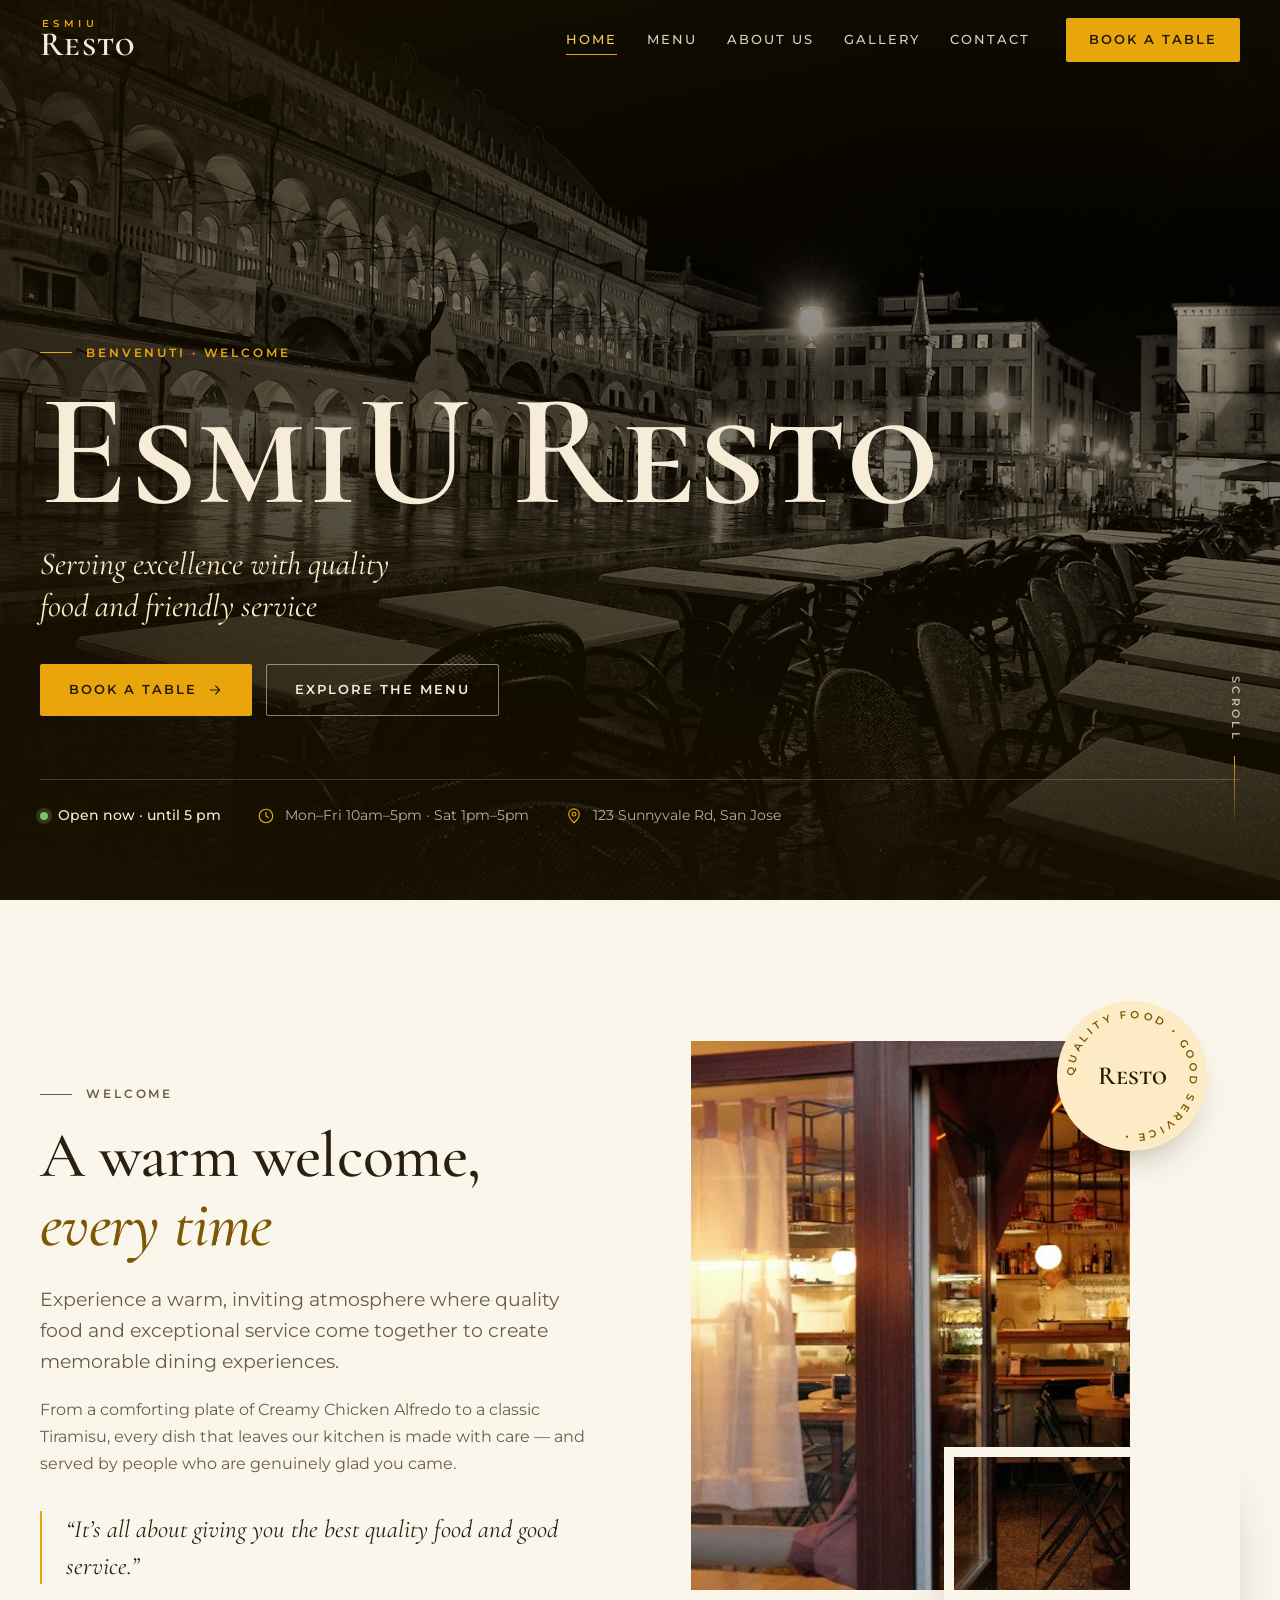
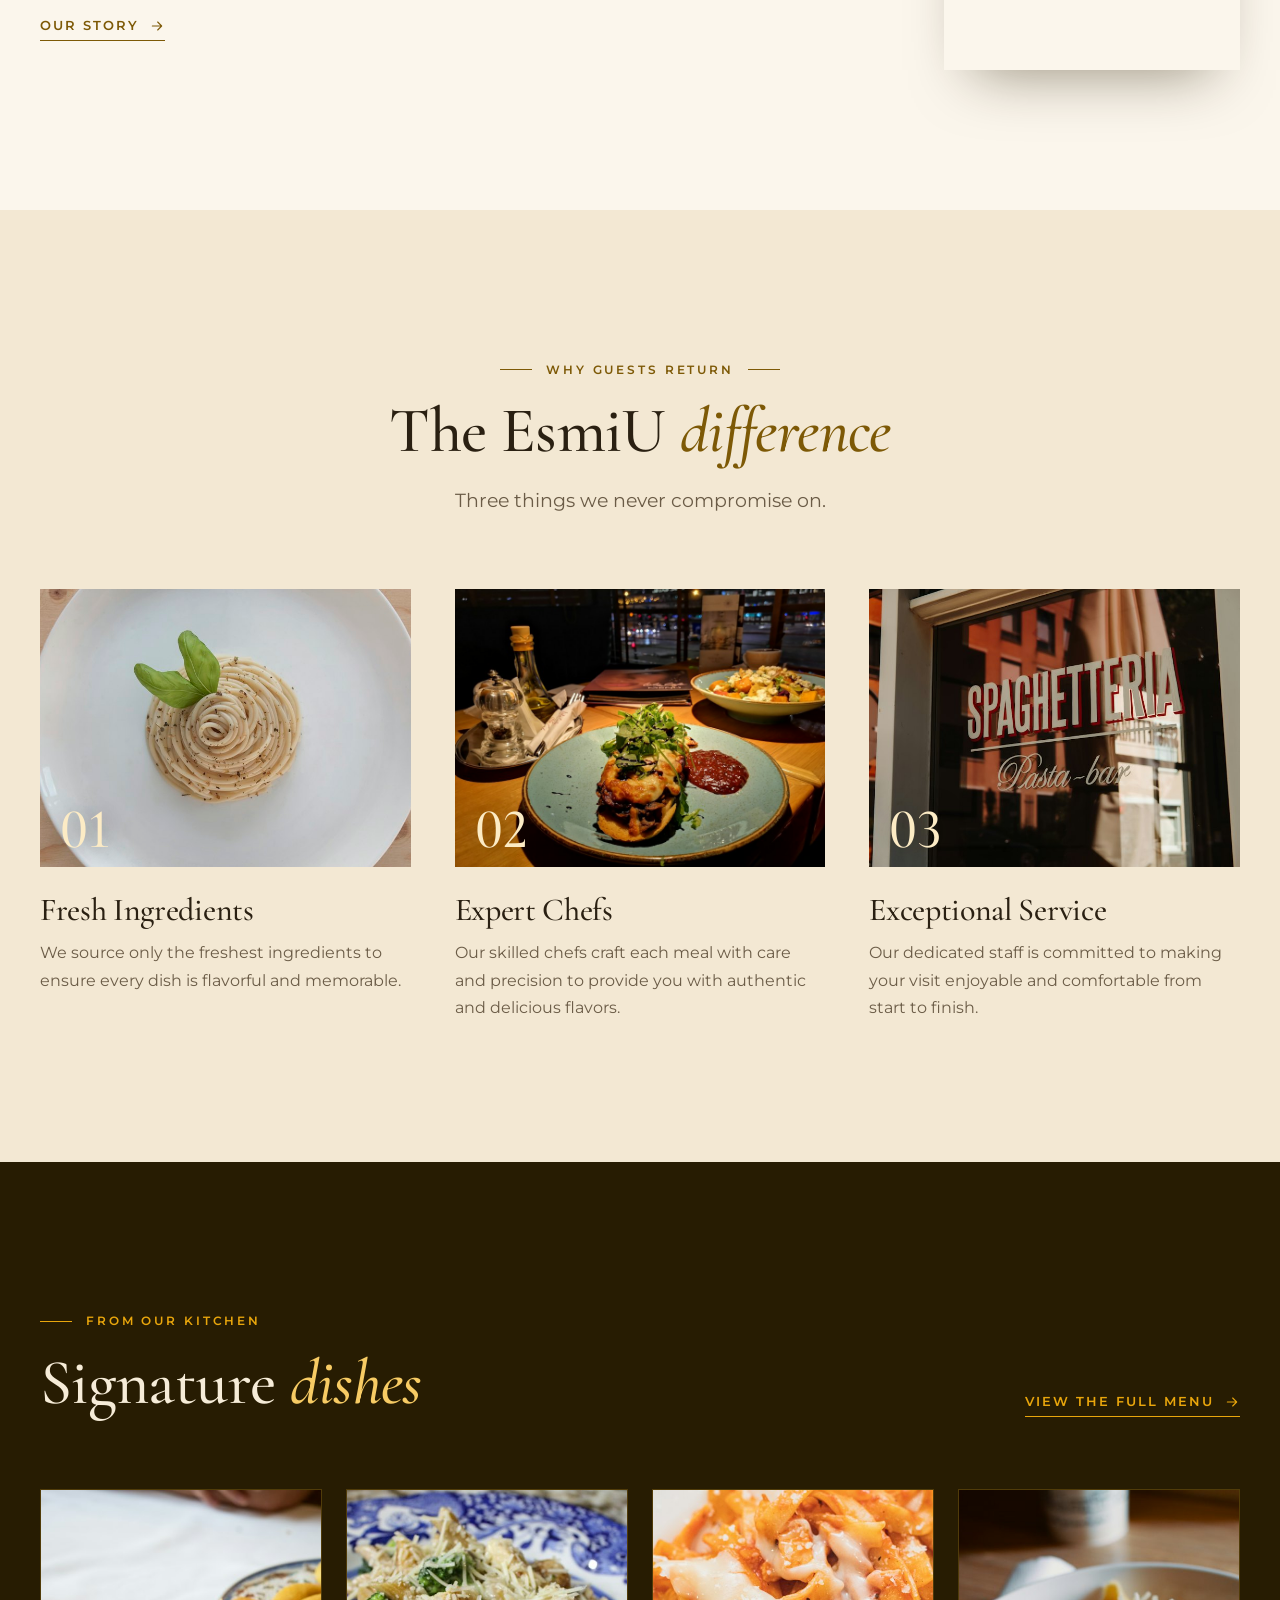
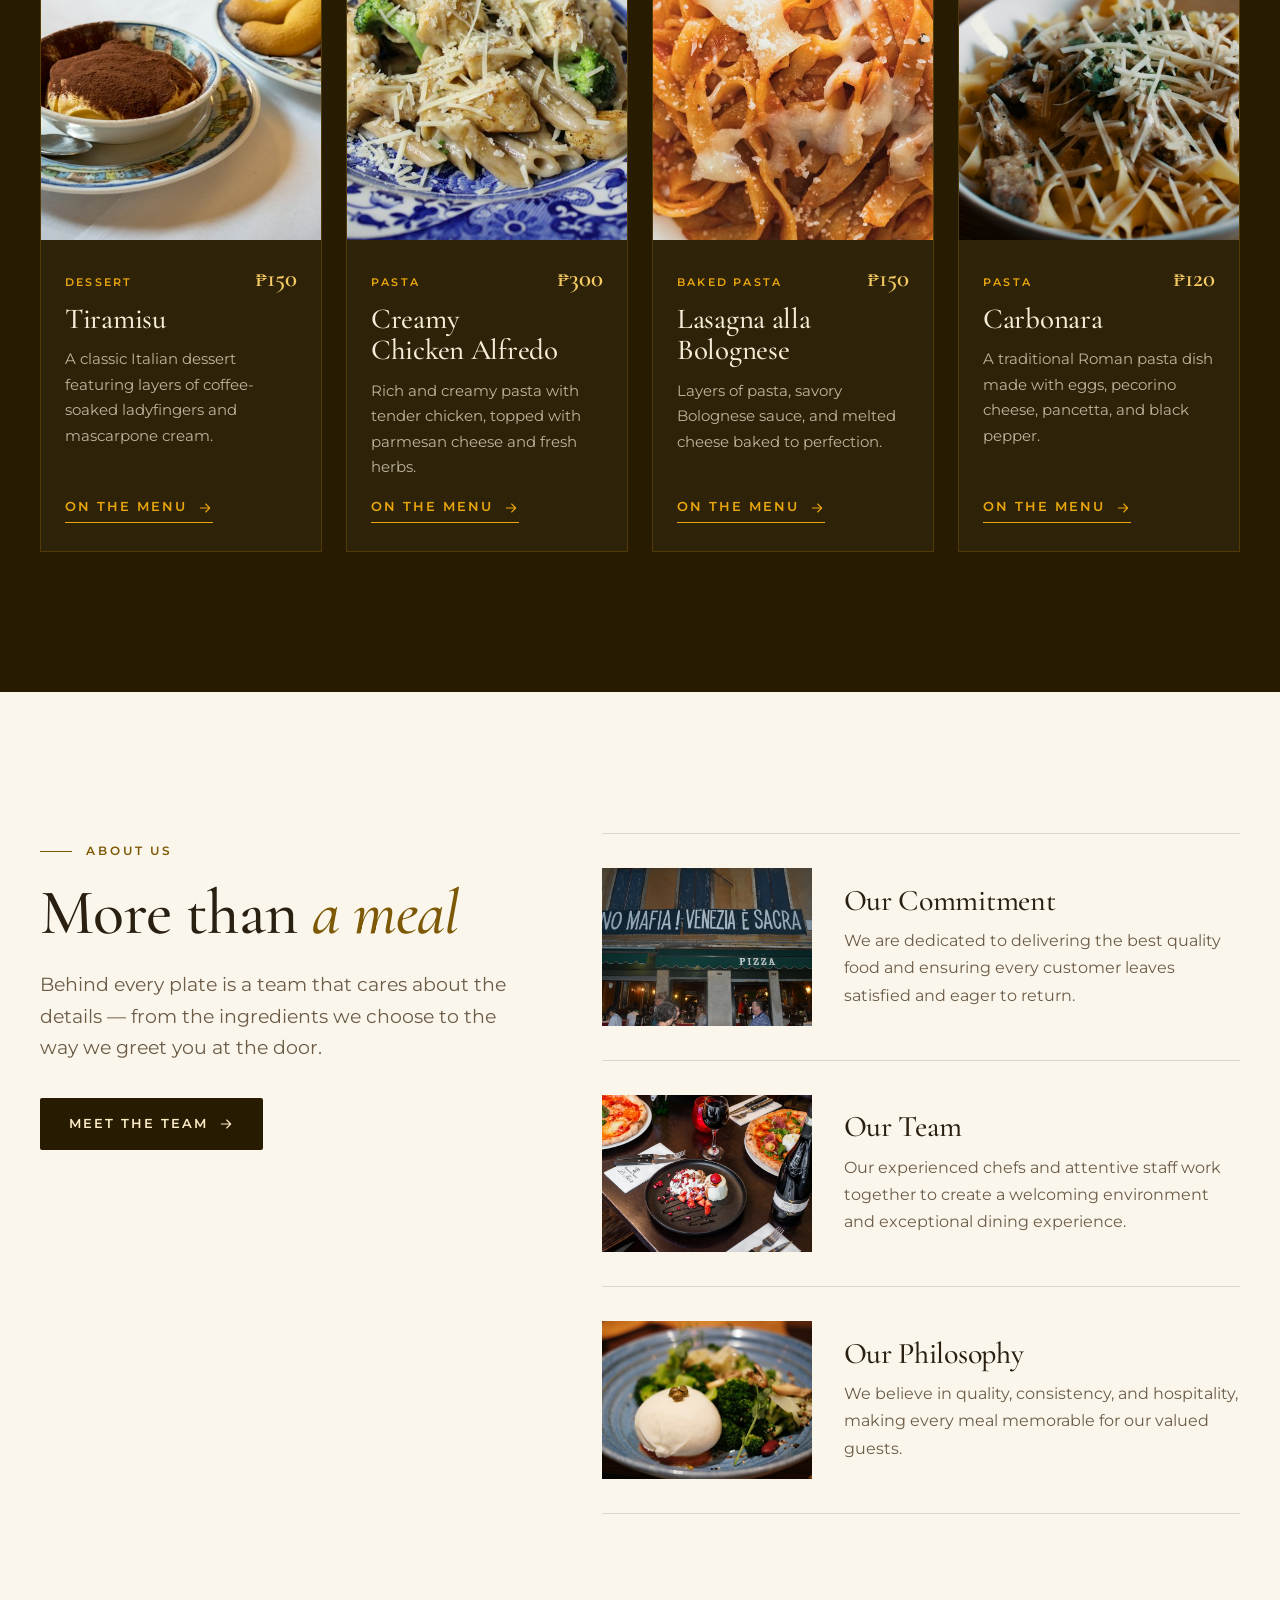
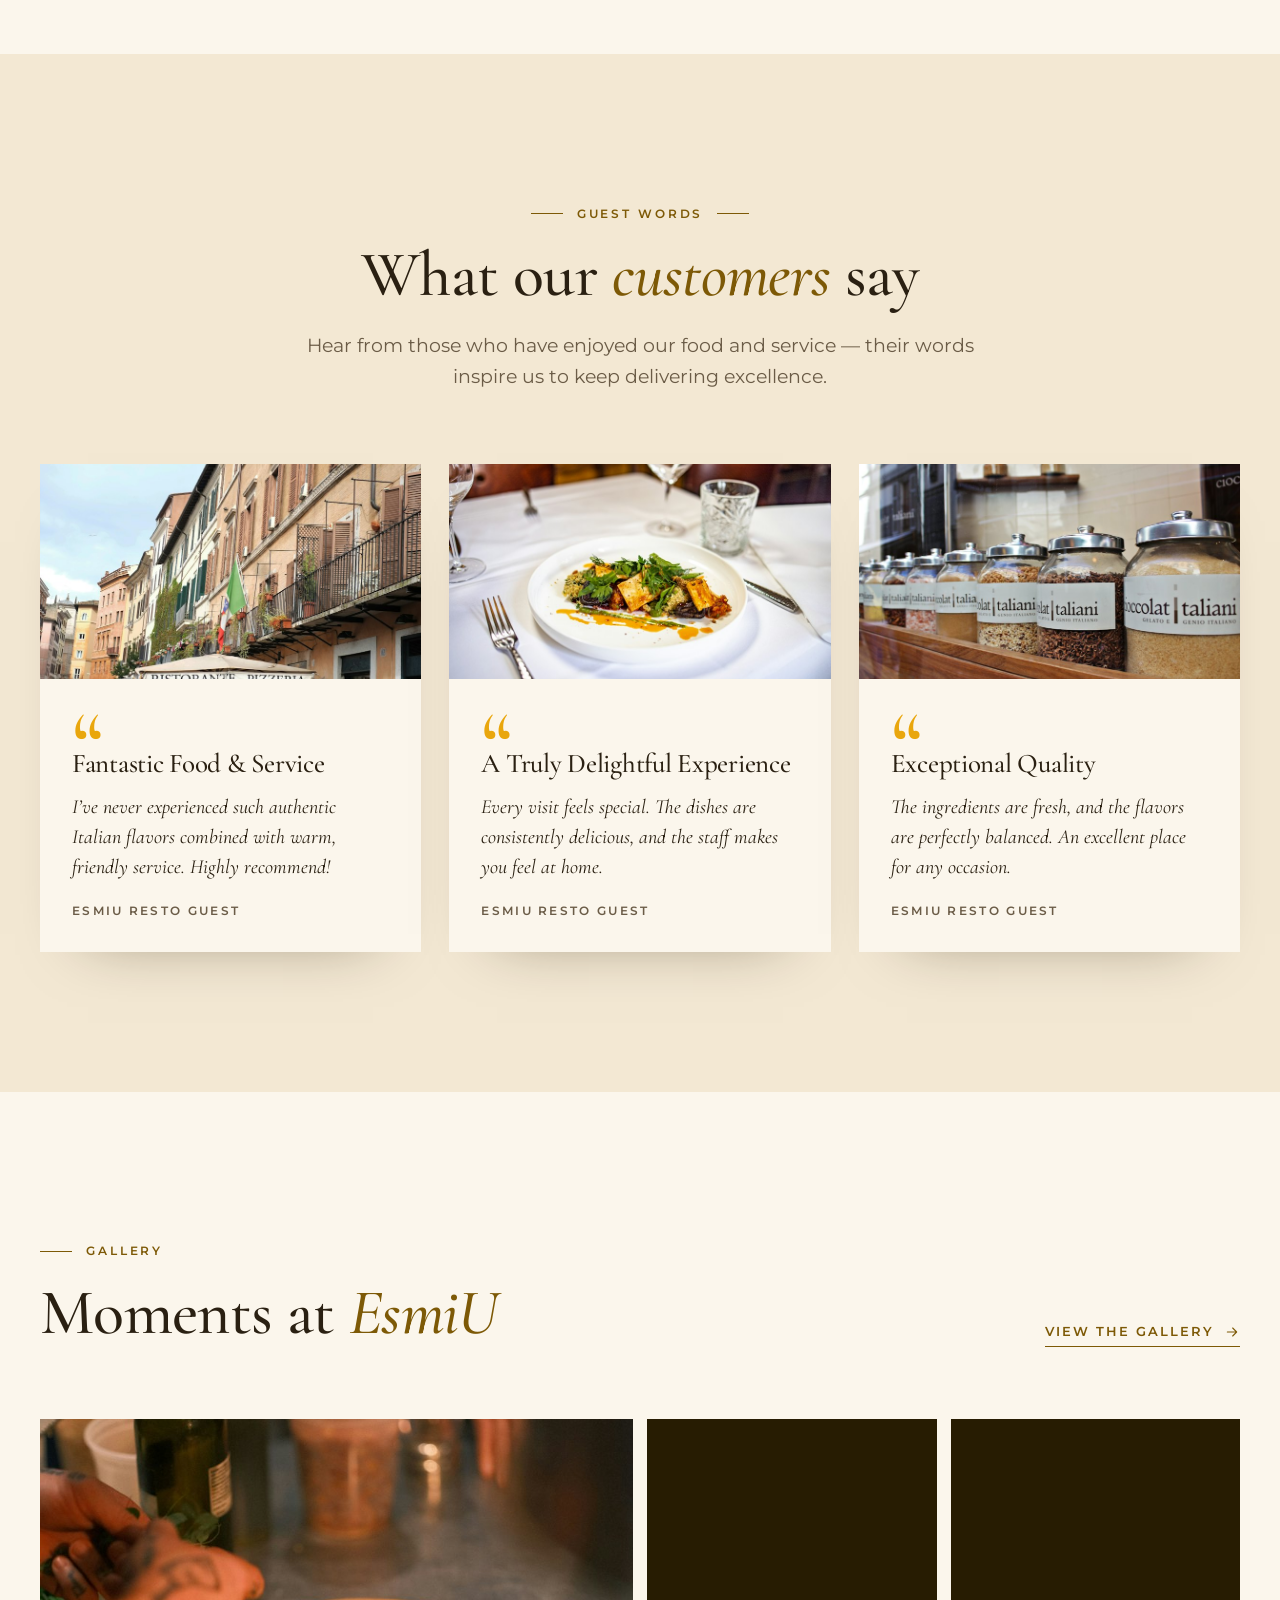
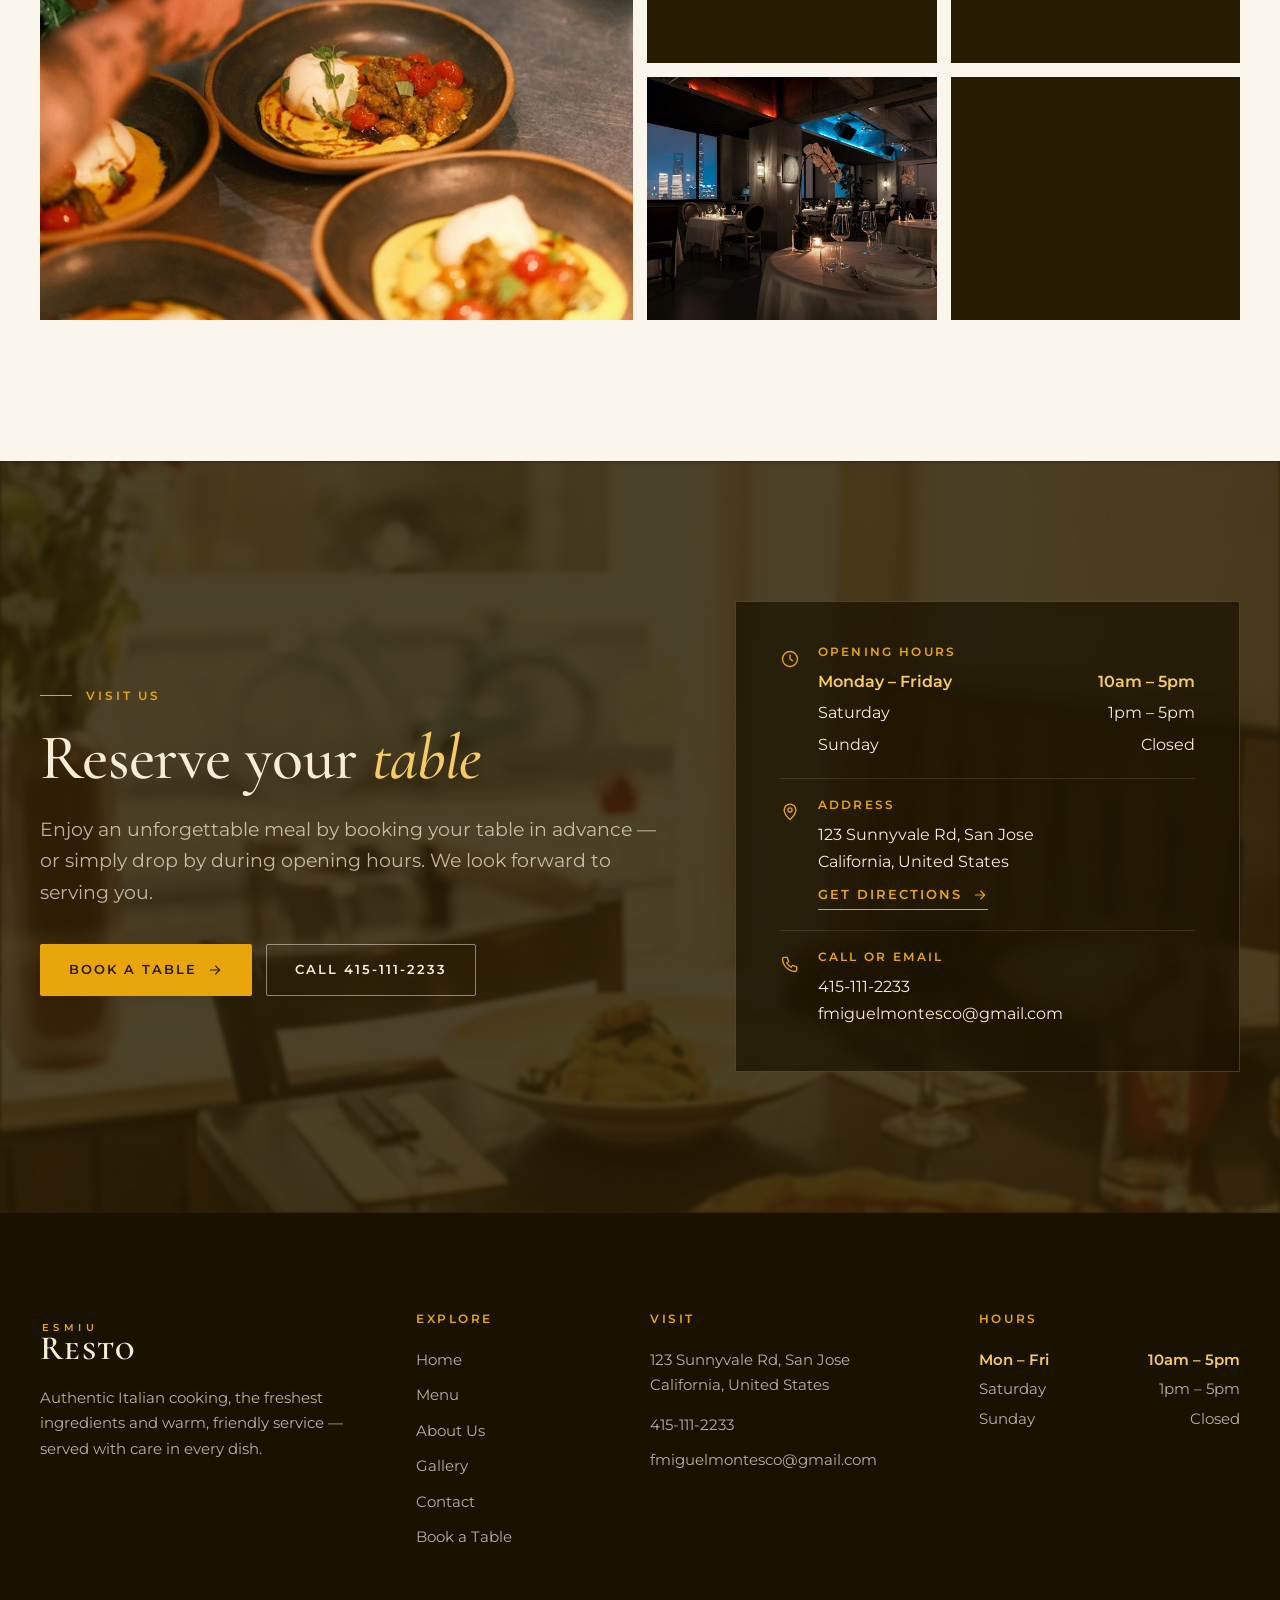
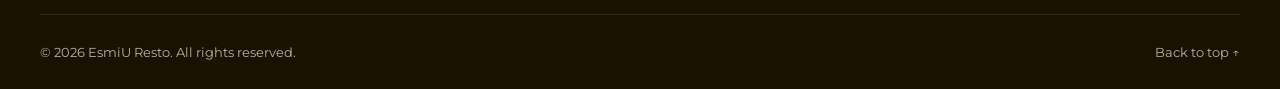
<file: index.html>
<!doctype html>
<html lang="en">
<head>
  <meta charset="utf-8">
  <meta name="viewport" content="width=device-width, initial-scale=1">
  <title>EsmiU Resto — Authentic Italian Food & Friendly Service</title>
  <meta name="description" content="EsmiU Resto serves authentic Italian favourites — Tiramisu, Creamy Chicken Alfredo, Lasagna alla Bolognese, Carbonara and more — with fresh ingredients and warm, friendly service. Book your table today.">
  <meta name="theme-color" content="#271c02">
  <meta property="og:type" content="website">
  <meta property="og:site_name" content="EsmiU Resto">
  <meta property="og:title" content="EsmiU Resto — Authentic Italian Food & Friendly Service">
  <meta property="og:description" content="Serving excellence with quality food and friendly service. Book your table today.">
  <meta property="og:image" content="assets/images/hero-dining-1600.jpg">
  <link rel="icon" href="assets/favicon.svg" type="image/svg+xml">
  <link rel="preconnect" href="https://fonts.googleapis.com">
  <link rel="preconnect" href="https://fonts.gstatic.com" crossorigin>
  <link rel="stylesheet" href="https://fonts.googleapis.com/css2?family=Cormorant+Garamond:ital,wght@0,400;0,500;0,600;1,400;1,500&family=Cormorant+SC:wght@500;600;700&family=Montserrat:wght@400;500;600&display=swap">
  <link rel="preload" as="image" href="assets/images/hero-dining-1600.jpg" imagesrcset="assets/images/hero-dining-800.jpg 800w, assets/images/hero-dining-1600.jpg 1600w, assets/images/hero-dining-2400.jpg 2400w" imagesizes="100vw">
  <link rel="stylesheet" href="assets/css/styles.css">
  <script>document.documentElement.classList.add('js')</script>
  <script type="application/ld+json">
  {
    "@context": "https://schema.org",
    "@type": "Restaurant",
    "name": "EsmiU Resto",
    "description": "Serving excellence with quality food and friendly service.",
    "servesCuisine": "Italian",
    "priceRange": "₱95 – ₱300",
    "currenciesAccepted": "PHP",
    "image": "assets/images/hero-dining-1600.jpg",
    "telephone": "+1-415-111-2233",
    "email": "fmiguelmontesco@gmail.com",
    "acceptsReservations": true,
    "menu": "menu.html",
    "address": {
      "@type": "PostalAddress",
      "streetAddress": "123 Sunnyvale Rd",
      "addressLocality": "San Jose",
      "addressRegion": "CA",
      "addressCountry": "US"
    },
    "openingHoursSpecification": [
      { "@type": "OpeningHoursSpecification", "dayOfWeek": ["Monday", "Tuesday", "Wednesday", "Thursday", "Friday"], "opens": "10:00", "closes": "17:00" },
      { "@type": "OpeningHoursSpecification", "dayOfWeek": "Saturday", "opens": "13:00", "closes": "17:00" }
    ]
  }
  </script>
</head>
<body id="top">
  <svg width="0" height="0" style="position:absolute" aria-hidden="true">
    <symbol id="i-arrow" viewBox="0 0 24 24"><path d="M5 12h14M13 6l6 6-6 6"/></symbol>
    <symbol id="i-clock" viewBox="0 0 24 24"><circle cx="12" cy="12" r="9"/><path d="M12 7v5l3 2"/></symbol>
    <symbol id="i-pin" viewBox="0 0 24 24"><path d="M12 21s-7-6.2-7-11.5a7 7 0 0 1 14 0C19 14.8 12 21 12 21z"/><circle cx="12" cy="9.5" r="2.5"/></symbol>
    <symbol id="i-phone" viewBox="0 0 24 24"><path d="M5 4h3.5l2 5-2.4 1.5a11 11 0 0 0 5.4 5.4L15 13.5l5 2V19a2 2 0 0 1-2 2A16 16 0 0 1 3 6a2 2 0 0 1 2-2z"/></symbol>
    <symbol id="i-mail" viewBox="0 0 24 24"><rect x="3" y="5" width="18" height="14" rx="2"/><path d="m3 7 9 6 9-6"/></symbol>
  </svg>

  <a class="skip-link" href="#main">Skip to content</a>

  <header class="site-header" data-header>
    <div class="container site-header__inner">
      <a class="brand" href="index.html" aria-label="EsmiU Resto home">
        <span class="brand__kicker">EsmiU</span>
        <span class="brand__name">Resto</span>
      </a>
      <nav class="nav" id="site-nav" aria-label="Main">
        <ul class="nav__list">
          <li><a class="nav__link" href="index.html" aria-current="page">Home</a></li>
          <li><a class="nav__link" href="menu.html">Menu</a></li>
          <li><a class="nav__link" href="about.html">About Us</a></li>
          <li><a class="nav__link" href="gallery.html">Gallery</a></li>
          <li><a class="nav__link" href="contact.html">Contact</a></li>
        </ul>
        <a class="btn btn--gold nav__cta" href="booking.html">Book a Table</a>
        <p class="nav__extra">Mon–Fri 10am–5pm · Sat 1pm–5pm<br><a href="tel:415-111-2233">415-111-2233</a></p>
      </nav>
      <button class="nav-toggle" type="button" aria-controls="site-nav" aria-expanded="false" aria-label="Open menu" data-nav-toggle>
        <span></span><span></span>
      </button>
    </div>
  </header>

  <main id="main">
    <!-- Hero -->
    <section class="hero on-dark" aria-labelledby="hero-title">
      <div class="hero__media">
        <img src="assets/images/hero-dining-1600.jpg"
             srcset="assets/images/hero-dining-800.jpg 800w, assets/images/hero-dining-1600.jpg 1600w, assets/images/hero-dining-2400.jpg 2400w"
             sizes="100vw" width="2400" height="1594" fetchpriority="high"
             alt="Café tables on a rain-washed Italian piazza at night">
      </div>
      <div class="container hero__content">
        <p class="eyebrow reveal">Benvenuti · Welcome</p>
        <h1 class="hero__title" id="hero-title" data-split>EsmiU Resto</h1>
        <p class="hero__tagline reveal" style="--d:.16s">Serving excellence with quality food and friendly service</p>
        <div class="hero__actions reveal" style="--d:.24s">
          <a class="btn btn--gold" href="booking.html">Book a Table <svg class="icon" aria-hidden="true"><use href="#i-arrow"/></svg></a>
          <a class="btn btn--outline" href="menu.html">Explore the Menu</a>
        </div>
        <div class="hero__meta reveal" style="--d:.32s">
          <span data-open-status></span>
          <span><svg class="icon" aria-hidden="true"><use href="#i-clock"/></svg>Mon–Fri 10am–5pm · Sat 1pm–5pm</span>
          <span><svg class="icon" aria-hidden="true"><use href="#i-pin"/></svg>123 Sunnyvale Rd, San Jose</span>
        </div>
      </div>
      <a class="scroll-cue" href="#welcome"><span>Scroll</span></a>
    </section>

    <!-- Dish marquee -->


    <!-- Welcome -->
    <section class="section" id="welcome" aria-labelledby="welcome-title">
      <div class="container welcome">
        <div class="welcome__text reveal">
          <p class="eyebrow">Welcome</p>
          <h2 class="title" id="welcome-title" style="margin-top:18px">A warm welcome, <em>every&nbsp;time</em></h2>
          <p class="lead">Experience a warm, inviting atmosphere where quality food and exceptional service come together to create memorable dining experiences.</p>
          <p>From a comforting plate of Creamy Chicken Alfredo to a classic Tiramisu, every dish that leaves our kitchen is made with care — and served by people who are genuinely glad you came.</p>
          <blockquote class="promise">“It’s all about giving you the best quality food and good service.”</blockquote>
          <a class="link-arrow" href="about.html">Our story <svg class="icon" aria-hidden="true"><use href="#i-arrow"/></svg></a>
        </div>
        <div class="collage reveal reveal--mask" style="--d:.12s">
          <img class="collage__main" src="assets/images/gal-welcome-3-800.jpg"
               srcset="assets/images/gal-welcome-3-800.jpg 800w, assets/images/gal-welcome-3-1600.jpg 1600w"
               sizes="(max-width: 960px) 80vw, 40vw" width="800" height="533" loading="lazy" decoding="async"
               alt="A warmly lit restaurant doorway with glowing pendant lights">
          <img class="collage__inset" src="assets/images/gal-welcome-1-800.jpg"
               srcset="assets/images/gal-welcome-1-800.jpg 800w, assets/images/gal-welcome-1-1600.jpg 1600w"
               sizes="(max-width: 960px) 54vw, 27vw" width="800" height="450" loading="lazy" decoding="async"
               alt="An elegant dining room with white tablecloths and a city view at night">
          <div class="badge" aria-hidden="true">
            <svg viewBox="0 0 150 150">
              <defs><path id="badge-circle" d="M75 75m-58 0a58 58 0 1 1 116 0a58 58 0 1 1-116 0"/></defs>
              <text><textPath href="#badge-circle">QUALITY FOOD • GOOD SERVICE • </textPath></text>
            </svg>
            <span class="badge__core">Resto</span>
          </div>
        </div>
      </div>
    </section>

    <!-- Pillars -->
    <section class="section section--tint" aria-labelledby="pillars-title">
      <div class="container">
        <header class="section-head section-head--center reveal">
          <p class="eyebrow">Why guests return</p>
          <h2 class="title" id="pillars-title">The EsmiU <em>difference</em></h2>
          <p class="lead">Three things we never compromise on.</p>
        </header>
        <div class="grid-3">
          <article class="pillar reveal">
            <div class="pillar__media">
              <img src="assets/images/fresh-ingredients-800.jpg"
                   srcset="assets/images/fresh-ingredients-800.jpg 800w, assets/images/fresh-ingredients-1600.jpg 1600w"
                   sizes="(max-width: 960px) 92vw, 30vw" width="800" height="534" loading="lazy" decoding="async"
                   alt="A neat nest of spaghetti topped with fresh basil">
              <span class="pillar__num" aria-hidden="true">01</span>
            </div>
            <h3>Fresh Ingredients</h3>
            <p>We source only the freshest ingredients to ensure every dish is flavorful and memorable.</p>
          </article>
          <article class="pillar reveal" style="--d:.1s">
            <div class="pillar__media">
              <img src="assets/images/expert-chefs-800.jpg"
                   srcset="assets/images/expert-chefs-800.jpg 800w, assets/images/expert-chefs-1600.jpg 1600w"
                   sizes="(max-width: 960px) 92vw, 30vw" width="800" height="600" loading="lazy" decoding="async"
                   alt="A carefully plated dish with fresh herbs on a candlelit table">
              <span class="pillar__num" aria-hidden="true">02</span>
            </div>
            <h3>Expert Chefs</h3>
            <p>Our skilled chefs craft each meal with care and precision to provide you with authentic and delicious flavors.</p>
          </article>
          <article class="pillar reveal" style="--d:.2s">
            <div class="pillar__media">
              <img src="assets/images/exceptional-service-800.jpg"
                   srcset="assets/images/exceptional-service-800.jpg 800w, assets/images/exceptional-service-1600.jpg 1600w"
                   sizes="(max-width: 960px) 92vw, 30vw" width="800" height="533" loading="lazy" decoding="async"
                   alt="Gold lettering on a pasta bar window">
              <span class="pillar__num" aria-hidden="true">03</span>
            </div>
            <h3>Exceptional Service</h3>
            <p>Our dedicated staff is committed to making your visit enjoyable and comfortable from start to finish.</p>
          </article>
        </div>
      </div>
    </section>

    <!-- Signature dishes -->
    <section class="section section--dark on-dark" aria-labelledby="dishes-title">
      <div class="container">
        <header class="section-head section-head--split reveal">
          <div>
            <p class="eyebrow">From our kitchen</p>
            <h2 class="title" id="dishes-title">Signature <em>dishes</em></h2>
          </div>
          <a class="link-arrow" href="menu.html">View the full menu <svg class="icon" aria-hidden="true"><use href="#i-arrow"/></svg></a>
        </header>
        <div class="dishes">
          <article class="dish reveal">
            <div class="dish__media">
              <img src="assets/images/sig-tiramisu-800.jpg"
                   srcset="assets/images/sig-tiramisu-800.jpg 800w, assets/images/sig-tiramisu-1600.jpg 1600w"
                   sizes="(max-width: 640px) 92vw, (max-width: 1100px) 46vw, 23vw" width="800" height="533" loading="lazy" decoding="async"
                   alt="Tiramisu dusted with cocoa, served with biscuits">
            </div>
            <div class="dish__body">
              <div class="dish__meta"><span class="dish__tag">Dessert</span><span class="dish__price">₱150</span></div>
              <h3>Tiramisu</h3>
              <p>A classic Italian dessert featuring layers of coffee-soaked ladyfingers and mascarpone cream.</p>
              <a class="link-arrow" href="menu.html#tiramisu">On the menu <svg class="icon" aria-hidden="true"><use href="#i-arrow"/></svg></a>
            </div>
          </article>
          <article class="dish reveal" style="--d:.08s">
            <div class="dish__media">
              <img src="assets/images/sig-alfredo-800.jpg"
                   srcset="assets/images/sig-alfredo-800.jpg 800w, assets/images/sig-alfredo-1600.jpg 1600w"
                   sizes="(max-width: 640px) 92vw, (max-width: 1100px) 46vw, 23vw" width="800" height="533" loading="lazy" decoding="async"
                   alt="Creamy chicken pasta with broccoli and parmesan on a blue patterned plate">
            </div>
            <div class="dish__body">
              <div class="dish__meta"><span class="dish__tag">Pasta</span><span class="dish__price">₱300</span></div>
              <h3>Creamy Chicken Alfredo</h3>
              <p>Rich and creamy pasta with tender chicken, topped with parmesan cheese and fresh herbs.</p>
              <a class="link-arrow" href="menu.html#alfredo">On the menu <svg class="icon" aria-hidden="true"><use href="#i-arrow"/></svg></a>
            </div>
          </article>
          <article class="dish reveal" style="--d:.16s">
            <div class="dish__media">
              <img src="assets/images/sig-lasagna-800.jpg"
                   srcset="assets/images/sig-lasagna-800.jpg 800w, assets/images/sig-lasagna-1600.jpg 1600w"
                   sizes="(max-width: 640px) 92vw, (max-width: 1100px) 46vw, 23vw" width="800" height="640" loading="lazy" decoding="async"
                   alt="Pasta in a rich Bolognese sauce topped with shaved parmesan">
            </div>
            <div class="dish__body">
              <div class="dish__meta"><span class="dish__tag">Baked pasta</span><span class="dish__price">₱150</span></div>
              <h3>Lasagna alla Bolognese</h3>
              <p>Layers of pasta, savory Bolognese sauce, and melted cheese baked to perfection.</p>
              <a class="link-arrow" href="menu.html#lasagna">On the menu <svg class="icon" aria-hidden="true"><use href="#i-arrow"/></svg></a>
            </div>
          </article>
          <article class="dish reveal" style="--d:.24s">
            <div class="dish__media">
              <img src="assets/images/sig-carbonara-800.jpg"
                   srcset="assets/images/sig-carbonara-800.jpg 800w, assets/images/sig-carbonara-1600.jpg 1600w"
                   sizes="(max-width: 640px) 92vw, (max-width: 1100px) 46vw, 23vw" width="800" height="533" loading="lazy" decoding="async"
                   alt="Pasta with grated pecorino and black pepper in a white bowl">
            </div>
            <div class="dish__body">
              <div class="dish__meta"><span class="dish__tag">Pasta</span><span class="dish__price">₱120</span></div>
              <h3>Carbonara</h3>
              <p>A traditional Roman pasta dish made with eggs, pecorino cheese, pancetta, and black pepper.</p>
              <a class="link-arrow" href="menu.html#carbonara">On the menu <svg class="icon" aria-hidden="true"><use href="#i-arrow"/></svg></a>
            </div>
          </article>
        </div>
      </div>
    </section>

    <!-- Story -->
    <section class="section" aria-labelledby="story-title">
      <div class="container story">
        <div class="story__intro reveal">
          <p class="eyebrow">About us</p>
          <h2 class="title" id="story-title" style="margin-top:18px">More than <em>a meal</em></h2>
          <p class="lead">Behind every plate is a team that cares about the details — from the ingredients we choose to the way we greet you at the door.</p>
          <a class="btn btn--dark" href="about.html">Meet the team <svg class="icon" aria-hidden="true"><use href="#i-arrow"/></svg></a>
        </div>
        <div>
          <article class="story-item reveal">
            <img src="assets/images/home-commitment-800.jpg" width="800" height="533" loading="lazy" decoding="async"
                 alt="Diners outside a pizzeria under a hand-painted sign">
            <div>
              <h3>Our Commitment</h3>
              <p>We are dedicated to delivering the best quality food and ensuring every customer leaves satisfied and eager to return.</p>
            </div>
          </article>
          <article class="story-item reveal">
            <img src="assets/images/home-team-800.jpg" width="800" height="533" loading="lazy" decoding="async"
                 alt="A table set with pizzas, dessert and red wine">
            <div>
              <h3>Our Team</h3>
              <p>Our experienced chefs and attentive staff work together to create a welcoming environment and exceptional dining experience.</p>
            </div>
          </article>
          <article class="story-item reveal">
            <img src="assets/images/home-philosophy-800.jpg" width="800" height="533" loading="lazy" decoding="async"
                 alt="Burrata with roasted broccoli in a blue ceramic bowl">
            <div>
              <h3>Our Philosophy</h3>
              <p>We believe in quality, consistency, and hospitality, making every meal memorable for our valued guests.</p>
            </div>
          </article>
        </div>
      </div>
    </section>

    <!-- Reviews -->
    <section class="section section--tint" aria-labelledby="reviews-title">
      <div class="container">
        <header class="section-head section-head--center reveal">
          <p class="eyebrow">Guest words</p>
          <h2 class="title" id="reviews-title">What our <em>customers</em> say</h2>
          <p class="lead">Hear from those who have enjoyed our food and service — their words inspire us to keep delivering excellence.</p>
        </header>
        <div class="reviews">
          <figure class="review reveal">
            <div class="review__media">
              <img src="assets/images/review-1-800.jpg" width="800" height="533" loading="lazy" decoding="async"
                   alt="A narrow Italian street lined with restaurants">
            </div>
            <div class="review__body">
              <span class="review__mark" aria-hidden="true">“</span>
              <h3>Fantastic Food &amp; Service</h3>
              <blockquote>I’ve never experienced such authentic Italian flavors combined with warm, friendly service. Highly recommend!</blockquote>
              <figcaption>EsmiU Resto guest</figcaption>
            </div>
          </figure>
          <figure class="review reveal" style="--d:.1s">
            <div class="review__media">
              <img src="assets/images/review-2-800.jpg" width="800" height="534" loading="lazy" decoding="async"
                   alt="An elegantly plated dish on a white tablecloth">
            </div>
            <div class="review__body">
              <span class="review__mark" aria-hidden="true">“</span>
              <h3>A Truly Delightful Experience</h3>
              <blockquote>Every visit feels special. The dishes are consistently delicious, and the staff makes you feel at home.</blockquote>
              <figcaption>EsmiU Resto guest</figcaption>
            </div>
          </figure>
          <figure class="review reveal" style="--d:.2s">
            <div class="review__media">
              <img src="assets/images/review-3-800.jpg" width="800" height="533" loading="lazy" decoding="async"
                   alt="Glass jars of Italian chocolate and pasta on a shelf">
            </div>
            <div class="review__body">
              <span class="review__mark" aria-hidden="true">“</span>
              <h3>Exceptional Quality</h3>
              <blockquote>The ingredients are fresh, and the flavors are perfectly balanced. An excellent place for any occasion.</blockquote>
              <figcaption>EsmiU Resto guest</figcaption>
            </div>
          </figure>
        </div>
      </div>
    </section>

    <!-- Gallery teaser -->
    <section class="section" aria-labelledby="moments-title">
      <div class="container">
        <header class="section-head section-head--split reveal">
          <div>
            <p class="eyebrow">Gallery</p>
            <h2 class="title" id="moments-title">Moments at <em>EsmiU</em></h2>
          </div>
          <a class="link-arrow" href="gallery.html">View the gallery <svg class="icon" aria-hidden="true"><use href="#i-arrow"/></svg></a>
        </header>
        <div class="bento" data-gallery data-stagger>
          <button class="tile" type="button" data-full="assets/images/gal-moments-5-1600.jpg" data-caption="Plating burrata at the pass">
            <img src="assets/images/gal-moments-5-800.jpg" width="800" height="1067" loading="lazy" decoding="async" alt="A chef garnishing bowls of burrata with roasted cherry tomatoes">
            <span class="tile__cap">Plating burrata at the pass</span>
          </button>
          <button class="tile" type="button" data-full="assets/images/gal-moments-3-1600.jpg" data-caption="Celebrations, written in chocolate">
            <img src="assets/images/gal-moments-3-800.jpg" width="800" height="1067" loading="lazy" decoding="async" alt="Celebration dessert plates with messages piped in chocolate and a lit candle">
            <span class="tile__cap">Celebrations</span>
          </button>
          <button class="tile" type="button" data-full="assets/images/gal-moments-6-1600.jpg" data-caption="A final squeeze of lemon">
            <img src="assets/images/gal-moments-6-800.jpg" width="800" height="1000" loading="lazy" decoding="async" alt="Fresh lemon squeezed over a grilled fillet topped with microgreens">
            <span class="tile__cap">A squeeze of lemon</span>
          </button>
          <button class="tile" type="button" data-full="assets/images/gal-welcome-1-1600.jpg" data-caption="The dining room after dark">
            <img src="assets/images/gal-welcome-1-800.jpg" width="800" height="450" loading="lazy" decoding="async" alt="An elegant dining room with white tablecloths and a city view at night">
            <span class="tile__cap">The dining room</span>
          </button>
          <button class="tile" type="button" data-full="assets/images/gal-moments-4-1600.jpg" data-caption="Pasta, bread &amp; good olive oil">
            <img src="assets/images/gal-moments-4-800.jpg" width="800" height="1067" loading="lazy" decoding="async" alt="Spaghetti in tomato sauce with bread, olive oil and wine, seen from above">
            <span class="tile__cap">Pasta &amp; olive oil</span>
          </button>
        </div>
      </div>
    </section>

    <!-- Visit -->
    <section class="section section--dark on-dark visit" aria-labelledby="visit-title">
      <div class="visit__bg" aria-hidden="true">
        <img src="assets/images/reservation-1600.jpg" width="1600" height="1066" loading="lazy" decoding="async" alt="">
      </div>
      <div class="container visit__grid">
        <div class="reveal">
          <p class="eyebrow">Visit us</p>
          <h2 class="title" id="visit-title" style="margin-top:18px">Reserve your <em>table</em></h2>
          <p class="lead">Enjoy an unforgettable meal by booking your table in advance — or simply drop by during opening hours. We look forward to serving you.</p>
          <div class="visit__actions">
            <a class="btn btn--gold" href="booking.html">Book a Table <svg class="icon" aria-hidden="true"><use href="#i-arrow"/></svg></a>
            <a class="btn btn--outline" href="tel:415-111-2233">Call 415-111-2233</a>
          </div>
        </div>
        <div class="info-card reveal" style="--d:.12s">
          <div class="info-row">
            <svg class="icon" aria-hidden="true"><use href="#i-clock"/></svg>
            <div>
              <h3>Opening hours</h3>
              <ul class="hours" data-hours>
                <li data-days="1,2,3,4,5"><span>Monday – Friday</span><span>10am – 5pm</span></li>
                <li data-days="6"><span>Saturday</span><span>1pm – 5pm</span></li>
                <li data-days="0"><span>Sunday</span><span>Closed</span></li>
              </ul>
            </div>
          </div>
          <div class="info-row">
            <svg class="icon" aria-hidden="true"><use href="#i-pin"/></svg>
            <div>
              <h3>Address</h3>
              <address>123 Sunnyvale Rd, San Jose<br>California, United States</address>
              <a class="link-arrow" href="https://maps.google.com/maps?q=123+Sunnyvale+Rd,+San+Jose,+California" target="_blank" rel="noopener">Get directions <svg class="icon" aria-hidden="true"><use href="#i-arrow"/></svg></a>
            </div>
          </div>
          <div class="info-row">
            <svg class="icon" aria-hidden="true"><use href="#i-phone"/></svg>
            <div>
              <h3>Call or email</h3>
              <a href="tel:415-111-2233">415-111-2233</a><br>
              <a href="mailto:fmiguelmontesco@gmail.com">fmiguelmontesco@gmail.com</a>
            </div>
          </div>
        </div>
      </div>
    </section>
  </main>

  <footer class="site-footer on-dark">
    <div class="container footer-grid">
      <div>
        <a class="brand" href="index.html" aria-label="EsmiU Resto home">
          <span class="brand__kicker">EsmiU</span>
          <span class="brand__name">Resto</span>
        </a>
        <p class="footer-blurb">Authentic Italian cooking, the freshest ingredients and warm, friendly service — served with care in every dish.</p>
      </div>
      <div>
        <h2>Explore</h2>
        <ul class="footer-links">
          <li><a href="index.html">Home</a></li>
          <li><a href="menu.html">Menu</a></li>
          <li><a href="about.html">About Us</a></li>
          <li><a href="gallery.html">Gallery</a></li>
          <li><a href="contact.html">Contact</a></li>
          <li><a href="booking.html">Book a Table</a></li>
        </ul>
      </div>
      <div>
        <h2>Visit</h2>
        <address>123 Sunnyvale Rd, San Jose<br>California, United States</address>
        <ul class="footer-links">
          <li><a href="tel:415-111-2233">415-111-2233</a></li>
          <li><a href="mailto:fmiguelmontesco@gmail.com">fmiguelmontesco@gmail.com</a></li>
        </ul>
      </div>
      <div>
        <h2>Hours</h2>
        <ul class="hours" data-hours>
          <li data-days="1,2,3,4,5"><span>Mon – Fri</span><span>10am – 5pm</span></li>
          <li data-days="6"><span>Saturday</span><span>1pm – 5pm</span></li>
          <li data-days="0"><span>Sunday</span><span>Closed</span></li>
        </ul>
      </div>
    </div>
    <div class="container footer-bottom">
      <p>© <span data-year>2026</span> EsmiU Resto. All rights reserved.</p>
      <a href="#top">Back to top ↑</a>
    </div>
  </footer>

  <script src="assets/js/main.js" defer></script>
</body>
</html>
</file>
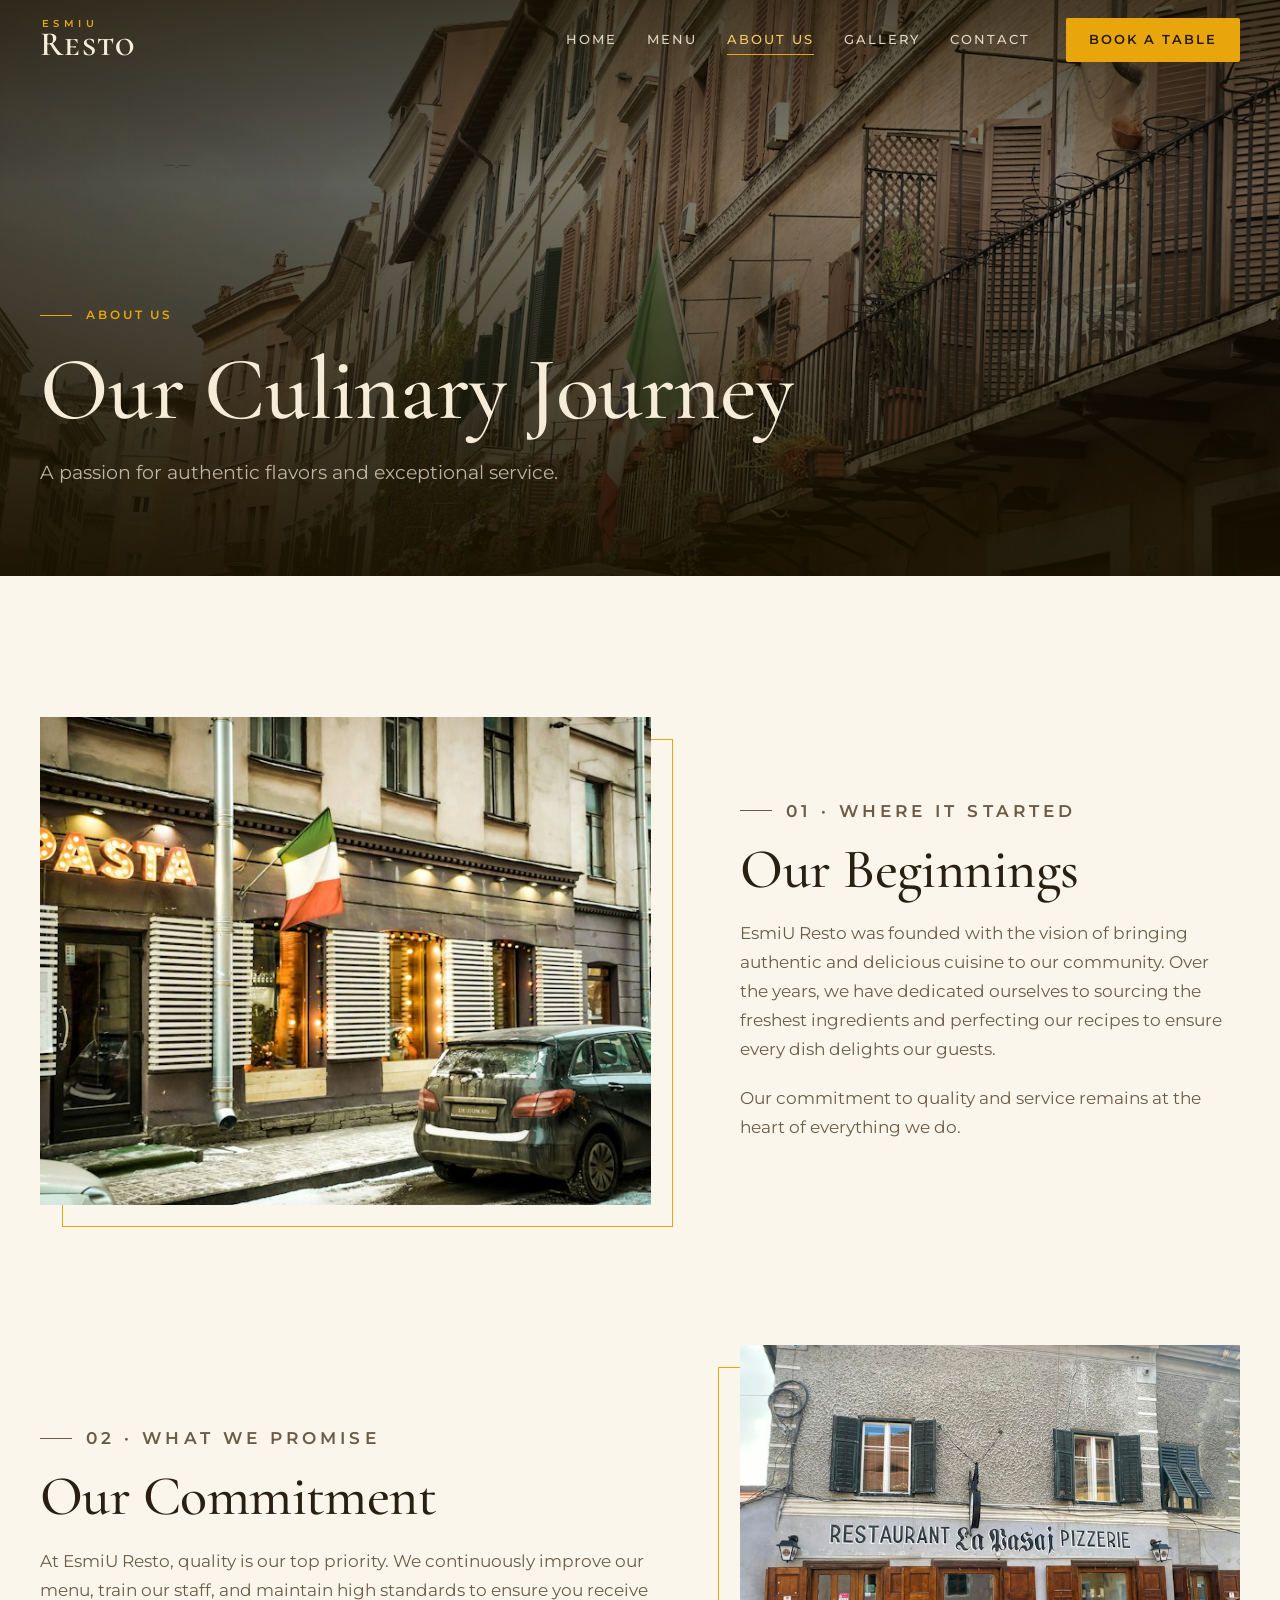
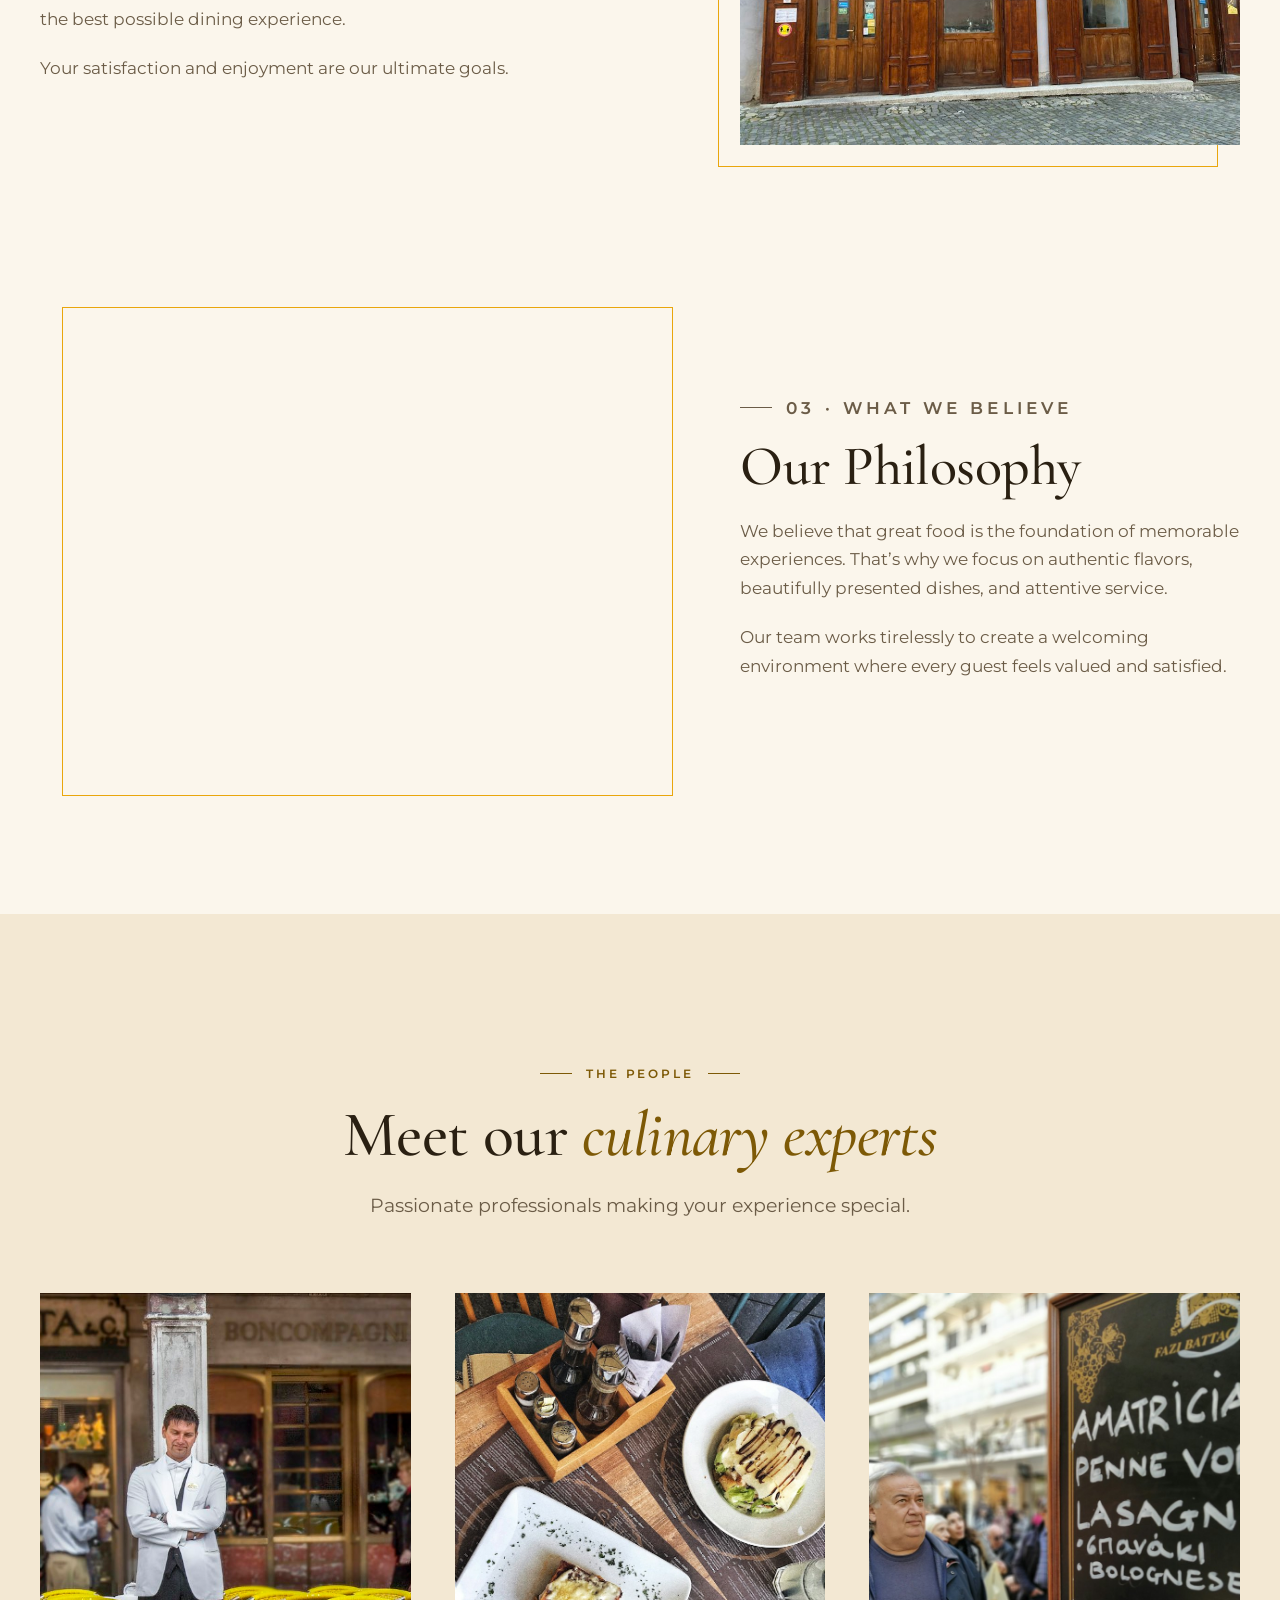
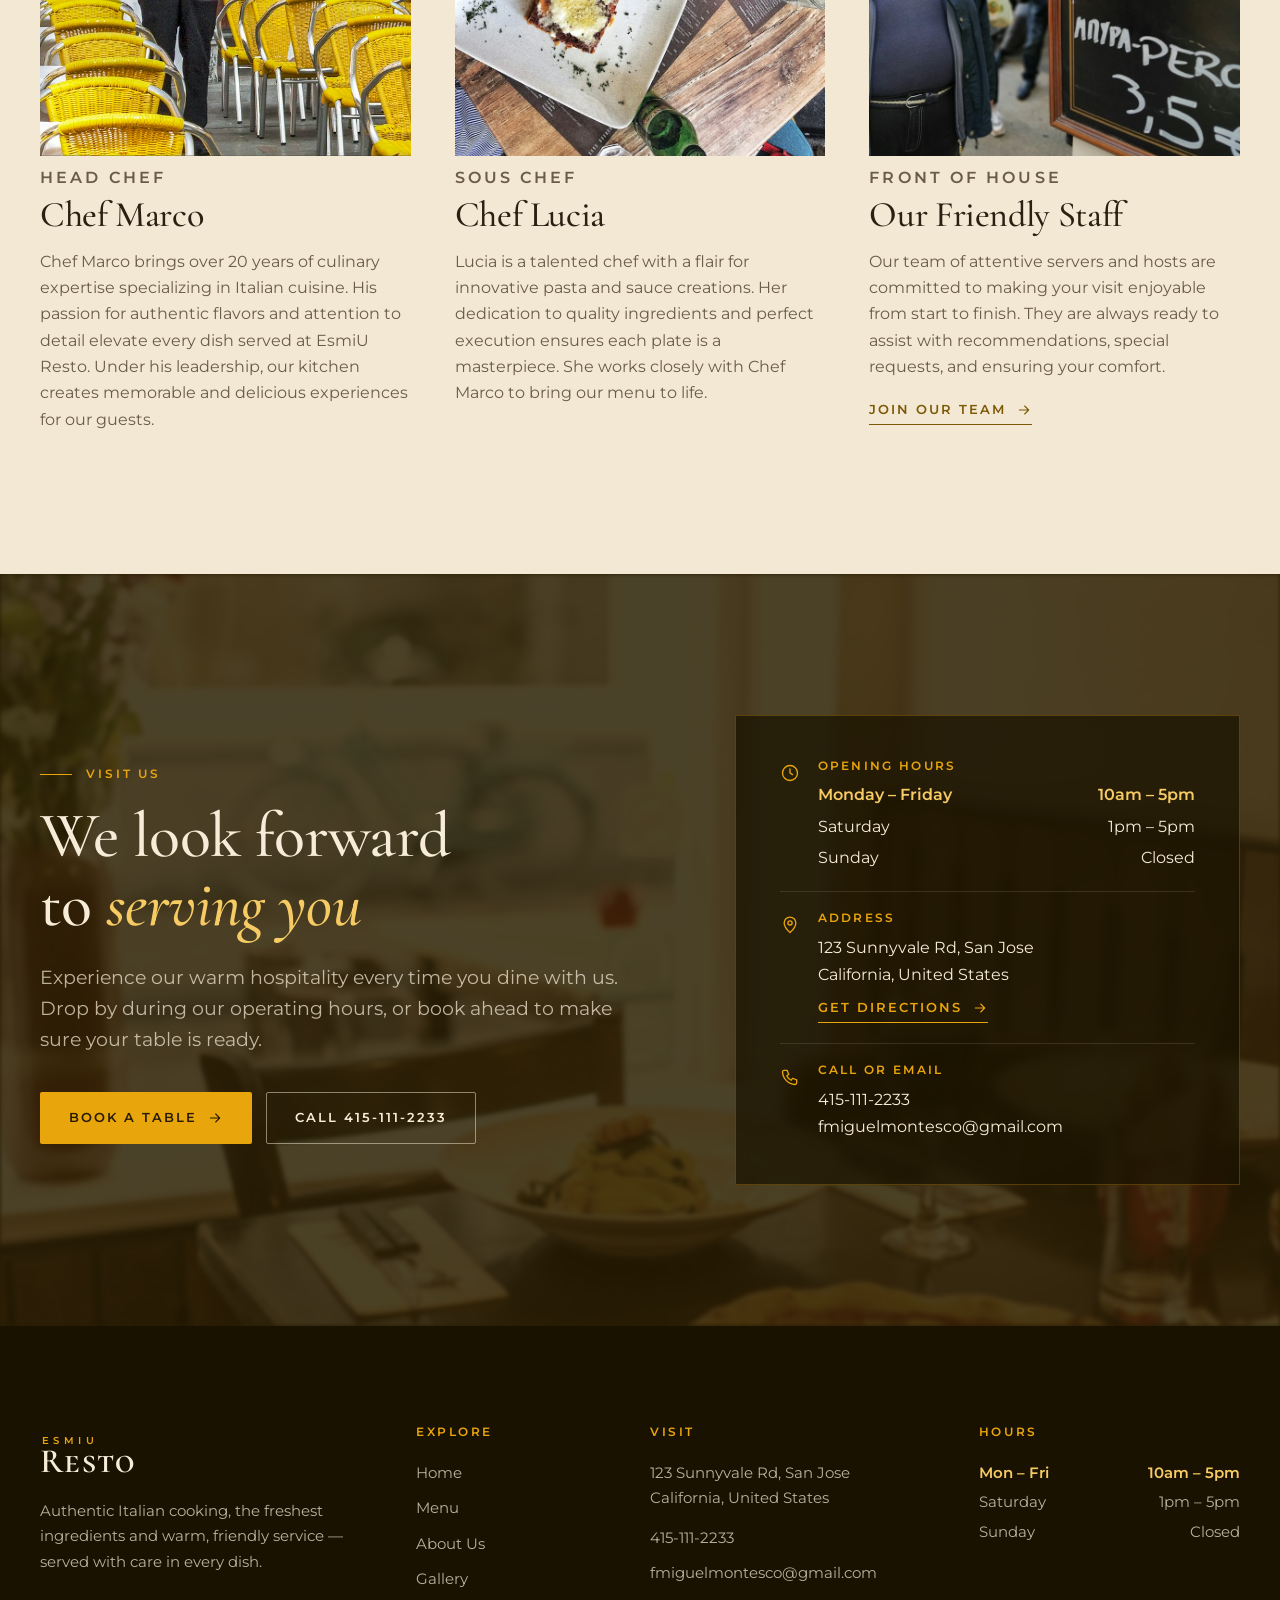
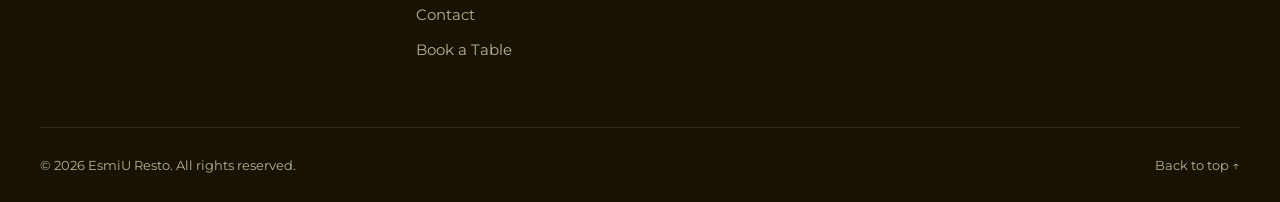
<file: about.html>
<!doctype html>
<html lang="en">
<head>
  <meta charset="utf-8">
  <meta name="viewport" content="width=device-width, initial-scale=1">
  <title>About Us — EsmiU Resto</title>
  <meta name="description" content="The story behind EsmiU Resto: our beginnings, our commitment to quality and the chefs and staff who make every visit special.">
  <meta name="theme-color" content="#271c02">
  <meta property="og:type" content="website">
  <meta property="og:site_name" content="EsmiU Resto">
  <meta property="og:title" content="About Us — EsmiU Resto">
  <meta property="og:description" content="A passion for authentic flavors and exceptional service.">
  <meta property="og:image" content="assets/images/review-1-1600.jpg">
  <link rel="icon" href="assets/favicon.svg" type="image/svg+xml">
  <link rel="preconnect" href="https://fonts.googleapis.com">
  <link rel="preconnect" href="https://fonts.gstatic.com" crossorigin>
  <link rel="stylesheet" href="https://fonts.googleapis.com/css2?family=Cormorant+Garamond:ital,wght@0,400;0,500;0,600;1,400;1,500&family=Cormorant+SC:wght@500;600;700&family=Montserrat:wght@400;500;600&display=swap">
  <link rel="stylesheet" href="assets/css/styles.css">
  <script>document.documentElement.classList.add('js')</script>
</head>
<body id="top">
  <svg width="0" height="0" style="position:absolute" aria-hidden="true">
    <symbol id="i-arrow" viewBox="0 0 24 24"><path d="M5 12h14M13 6l6 6-6 6"/></symbol>
    <symbol id="i-clock" viewBox="0 0 24 24"><circle cx="12" cy="12" r="9"/><path d="M12 7v5l3 2"/></symbol>
    <symbol id="i-pin" viewBox="0 0 24 24"><path d="M12 21s-7-6.2-7-11.5a7 7 0 0 1 14 0C19 14.8 12 21 12 21z"/><circle cx="12" cy="9.5" r="2.5"/></symbol>
    <symbol id="i-phone" viewBox="0 0 24 24"><path d="M5 4h3.5l2 5-2.4 1.5a11 11 0 0 0 5.4 5.4L15 13.5l5 2V19a2 2 0 0 1-2 2A16 16 0 0 1 3 6a2 2 0 0 1 2-2z"/></symbol>
  </svg>

  <a class="skip-link" href="#main">Skip to content</a>

  <header class="site-header" data-header>
    <div class="container site-header__inner">
      <a class="brand" href="index.html" aria-label="EsmiU Resto home">
        <span class="brand__kicker">EsmiU</span>
        <span class="brand__name">Resto</span>
      </a>
      <nav class="nav" id="site-nav" aria-label="Main">
        <ul class="nav__list">
          <li><a class="nav__link" href="index.html">Home</a></li>
          <li><a class="nav__link" href="menu.html">Menu</a></li>
          <li><a class="nav__link" href="about.html" aria-current="page">About Us</a></li>
          <li><a class="nav__link" href="gallery.html">Gallery</a></li>
          <li><a class="nav__link" href="contact.html">Contact</a></li>
        </ul>
        <a class="btn btn--gold nav__cta" href="booking.html">Book a Table</a>
        <p class="nav__extra">Mon–Fri 10am–5pm · Sat 1pm–5pm<br><a href="tel:415-111-2233">415-111-2233</a></p>
      </nav>
      <button class="nav-toggle" type="button" aria-controls="site-nav" aria-expanded="false" aria-label="Open menu" data-nav-toggle>
        <span></span><span></span>
      </button>
    </div>
  </header>

  <main id="main">
    <section class="page-hero on-dark" aria-labelledby="page-title">
      <div class="page-hero__media">
        <img src="assets/images/review-1-1600.jpg"
             srcset="assets/images/review-1-800.jpg 800w, assets/images/review-1-1600.jpg 1600w"
             sizes="100vw" width="1600" height="1066" fetchpriority="high"
             alt="A narrow Italian street lined with restaurants">
      </div>
      <div class="container page-hero__content">
        <p class="eyebrow reveal">About us</p>
        <h1 id="page-title" data-split>Our Culinary Journey</h1>
        <p class="lead reveal" style="--d:.16s">A passion for authentic flavors and exceptional service.</p>
      </div>
    </section>

    <!-- Story -->
    <section class="section" aria-label="Our story">
      <div class="container">
        <article class="feature">
          <div class="feature__media reveal reveal--mask">
            <img src="assets/images/about-beginnings-800.jpg"
                 srcset="assets/images/about-beginnings-800.jpg 800w, assets/images/about-beginnings-1600.jpg 1600w"
                 sizes="(max-width: 960px) 92vw, 55vw" width="800" height="533" loading="lazy" decoding="async"
                 alt="A pasta restaurant glowing at dusk on a city street">
          </div>
          <div class="feature__text reveal" style="--d:.1s">
            <p class="eyebrow">01 · Where it started</p>
            <h2>Our Beginnings</h2>
            <p>EsmiU Resto was founded with the vision of bringing authentic and delicious cuisine to our community. Over the years, we have dedicated ourselves to sourcing the freshest ingredients and perfecting our recipes to ensure every dish delights our guests.</p>
            <p>Our commitment to quality and service remains at the heart of everything we do.</p>
          </div>
        </article>

        <article class="feature feature--flip">
          <div class="feature__media reveal reveal--mask">
            <img src="assets/images/about-commitment-800.jpg"
                 srcset="assets/images/about-commitment-800.jpg 800w, assets/images/about-commitment-1600.jpg 1600w"
                 sizes="(max-width: 960px) 92vw, 55vw" width="800" height="600" loading="lazy" decoding="async"
                 alt="The front of a traditional restaurant and pizzeria">
          </div>
          <div class="feature__text reveal" style="--d:.1s">
            <p class="eyebrow">02 · What we promise</p>
            <h2>Our Commitment</h2>
            <p>At EsmiU Resto, quality is our top priority. We continuously improve our menu, train our staff, and maintain high standards to ensure you receive the best possible dining experience.</p>
            <p>Your satisfaction and enjoyment are our ultimate goals.</p>
          </div>
        </article>

        <article class="feature">
          <div class="feature__media reveal reveal--mask">
            <img src="assets/images/about-philosophy-800.jpg"
                 srcset="assets/images/about-philosophy-800.jpg 800w, assets/images/about-philosophy-1600.jpg 1600w"
                 sizes="(max-width: 960px) 92vw, 55vw" width="800" height="530" loading="lazy" decoding="async"
                 alt="A server presenting a beautifully plated dish">
          </div>
          <div class="feature__text reveal" style="--d:.1s">
            <p class="eyebrow">03 · What we believe</p>
            <h2>Our Philosophy</h2>
            <p>We believe that great food is the foundation of memorable experiences. That’s why we focus on authentic flavors, beautifully presented dishes, and attentive service.</p>
            <p>Our team works tirelessly to create a welcoming environment where every guest feels valued and satisfied.</p>
          </div>
        </article>
      </div>
    </section>

    <!-- Team -->
    <section class="section section--tint" aria-labelledby="team-title">
      <div class="container">
        <header class="section-head section-head--center reveal">
          <p class="eyebrow">The people</p>
          <h2 class="title" id="team-title">Meet our <em>culinary experts</em></h2>
          <p class="lead">Passionate professionals making your experience special.</p>
        </header>
        <div class="grid-3">
          <article class="member reveal">
            <div class="member__media">
              <img src="assets/images/chef-marco-800.jpg"
                   srcset="assets/images/chef-marco-800.jpg 800w, assets/images/chef-marco-1600.jpg 1600w"
                   sizes="(max-width: 960px) 92vw, 30vw" width="800" height="696" loading="lazy" decoding="async"
                   alt="A chef in whites standing outside a restaurant terrace">
            </div>
            <p class="member__role">Head Chef</p>
            <h3>Chef Marco</h3>
            <p>Chef Marco brings over 20 years of culinary expertise specializing in Italian cuisine. His passion for authentic flavors and attention to detail elevate every dish served at EsmiU Resto. Under his leadership, our kitchen creates memorable and delicious experiences for our guests.</p>
          </article>
          <article class="member reveal" style="--d:.1s">
            <div class="member__media">
              <img src="assets/images/chef-lucia-800.jpg"
                   srcset="assets/images/chef-lucia-800.jpg 800w, assets/images/chef-lucia-1600.jpg 1600w"
                   sizes="(max-width: 960px) 92vw, 30vw" width="800" height="1067" loading="lazy" decoding="async"
                   alt="Freshly plated pasta and salads on a restaurant table">
            </div>
            <p class="member__role">Sous Chef</p>
            <h3>Chef Lucia</h3>
            <p>Lucia is a talented chef with a flair for innovative pasta and sauce creations. Her dedication to quality ingredients and perfect execution ensures each plate is a masterpiece. She works closely with Chef Marco to bring our menu to life.</p>
          </article>
          <article class="member reveal" style="--d:.2s">
            <div class="member__media">
              <img src="assets/images/staff-800.jpg"
                   srcset="assets/images/staff-800.jpg 800w, assets/images/staff-1600.jpg 1600w"
                   sizes="(max-width: 960px) 92vw, 30vw" width="800" height="1009" loading="lazy" decoding="async"
                   alt="A smiling host beside a chalkboard menu listing lasagna and penne">
            </div>
            <p class="member__role">Front of house</p>
            <h3>Our Friendly Staff</h3>
            <p>Our team of attentive servers and hosts are committed to making your visit enjoyable from start to finish. They are always ready to assist with recommendations, special requests, and ensuring your comfort.</p>
            <a class="link-arrow" href="mailto:fmiguelmontesco@gmail.com?subject=Joining%20the%20EsmiU%20Resto%20team">Join our team <svg class="icon" aria-hidden="true"><use href="#i-arrow"/></svg></a>
          </article>
        </div>
      </div>
    </section>

    <!-- Visit -->
    <section class="section section--dark on-dark visit" aria-labelledby="visit-title">
      <div class="visit__bg" aria-hidden="true">
        <img src="assets/images/reservation-1600.jpg" width="1600" height="1066" loading="lazy" decoding="async" alt="">
      </div>
      <div class="container visit__grid">
        <div class="reveal">
          <p class="eyebrow">Visit us</p>
          <h2 class="title" id="visit-title" style="margin-top:18px">We look forward to <em>serving you</em></h2>
          <p class="lead">Experience our warm hospitality every time you dine with us. Drop by during our operating hours, or book ahead to make sure your table is ready.</p>
          <div class="visit__actions">
            <a class="btn btn--gold" href="booking.html">Book a Table <svg class="icon" aria-hidden="true"><use href="#i-arrow"/></svg></a>
            <a class="btn btn--outline" href="tel:415-111-2233">Call 415-111-2233</a>
          </div>
        </div>
        <div class="info-card reveal" style="--d:.12s">
          <div class="info-row">
            <svg class="icon" aria-hidden="true"><use href="#i-clock"/></svg>
            <div>
              <h3>Opening hours</h3>
              <ul class="hours" data-hours>
                <li data-days="1,2,3,4,5"><span>Monday – Friday</span><span>10am – 5pm</span></li>
                <li data-days="6"><span>Saturday</span><span>1pm – 5pm</span></li>
                <li data-days="0"><span>Sunday</span><span>Closed</span></li>
              </ul>
            </div>
          </div>
          <div class="info-row">
            <svg class="icon" aria-hidden="true"><use href="#i-pin"/></svg>
            <div>
              <h3>Address</h3>
              <address>123 Sunnyvale Rd, San Jose<br>California, United States</address>
              <a class="link-arrow" href="https://maps.google.com/maps?q=123+Sunnyvale+Rd,+San+Jose,+California" target="_blank" rel="noopener">Get directions <svg class="icon" aria-hidden="true"><use href="#i-arrow"/></svg></a>
            </div>
          </div>
          <div class="info-row">
            <svg class="icon" aria-hidden="true"><use href="#i-phone"/></svg>
            <div>
              <h3>Call or email</h3>
              <a href="tel:415-111-2233">415-111-2233</a><br>
              <a href="mailto:fmiguelmontesco@gmail.com">fmiguelmontesco@gmail.com</a>
            </div>
          </div>
        </div>
      </div>
    </section>
  </main>

  <footer class="site-footer on-dark">
    <div class="container footer-grid">
      <div>
        <a class="brand" href="index.html" aria-label="EsmiU Resto home">
          <span class="brand__kicker">EsmiU</span>
          <span class="brand__name">Resto</span>
        </a>
        <p class="footer-blurb">Authentic Italian cooking, the freshest ingredients and warm, friendly service — served with care in every dish.</p>
      </div>
      <div>
        <h2>Explore</h2>
        <ul class="footer-links">
          <li><a href="index.html">Home</a></li>
          <li><a href="menu.html">Menu</a></li>
          <li><a href="about.html">About Us</a></li>
          <li><a href="gallery.html">Gallery</a></li>
          <li><a href="contact.html">Contact</a></li>
          <li><a href="booking.html">Book a Table</a></li>
        </ul>
      </div>
      <div>
        <h2>Visit</h2>
        <address>123 Sunnyvale Rd, San Jose<br>California, United States</address>
        <ul class="footer-links">
          <li><a href="tel:415-111-2233">415-111-2233</a></li>
          <li><a href="mailto:fmiguelmontesco@gmail.com">fmiguelmontesco@gmail.com</a></li>
        </ul>
      </div>
      <div>
        <h2>Hours</h2>
        <ul class="hours" data-hours>
          <li data-days="1,2,3,4,5"><span>Mon – Fri</span><span>10am – 5pm</span></li>
          <li data-days="6"><span>Saturday</span><span>1pm – 5pm</span></li>
          <li data-days="0"><span>Sunday</span><span>Closed</span></li>
        </ul>
      </div>
    </div>
    <div class="container footer-bottom">
      <p>© <span data-year>2026</span> EsmiU Resto. All rights reserved.</p>
      <a href="#top">Back to top ↑</a>
    </div>
  </footer>

  <script src="assets/js/main.js" defer></script>
</body>
</html>
</file>
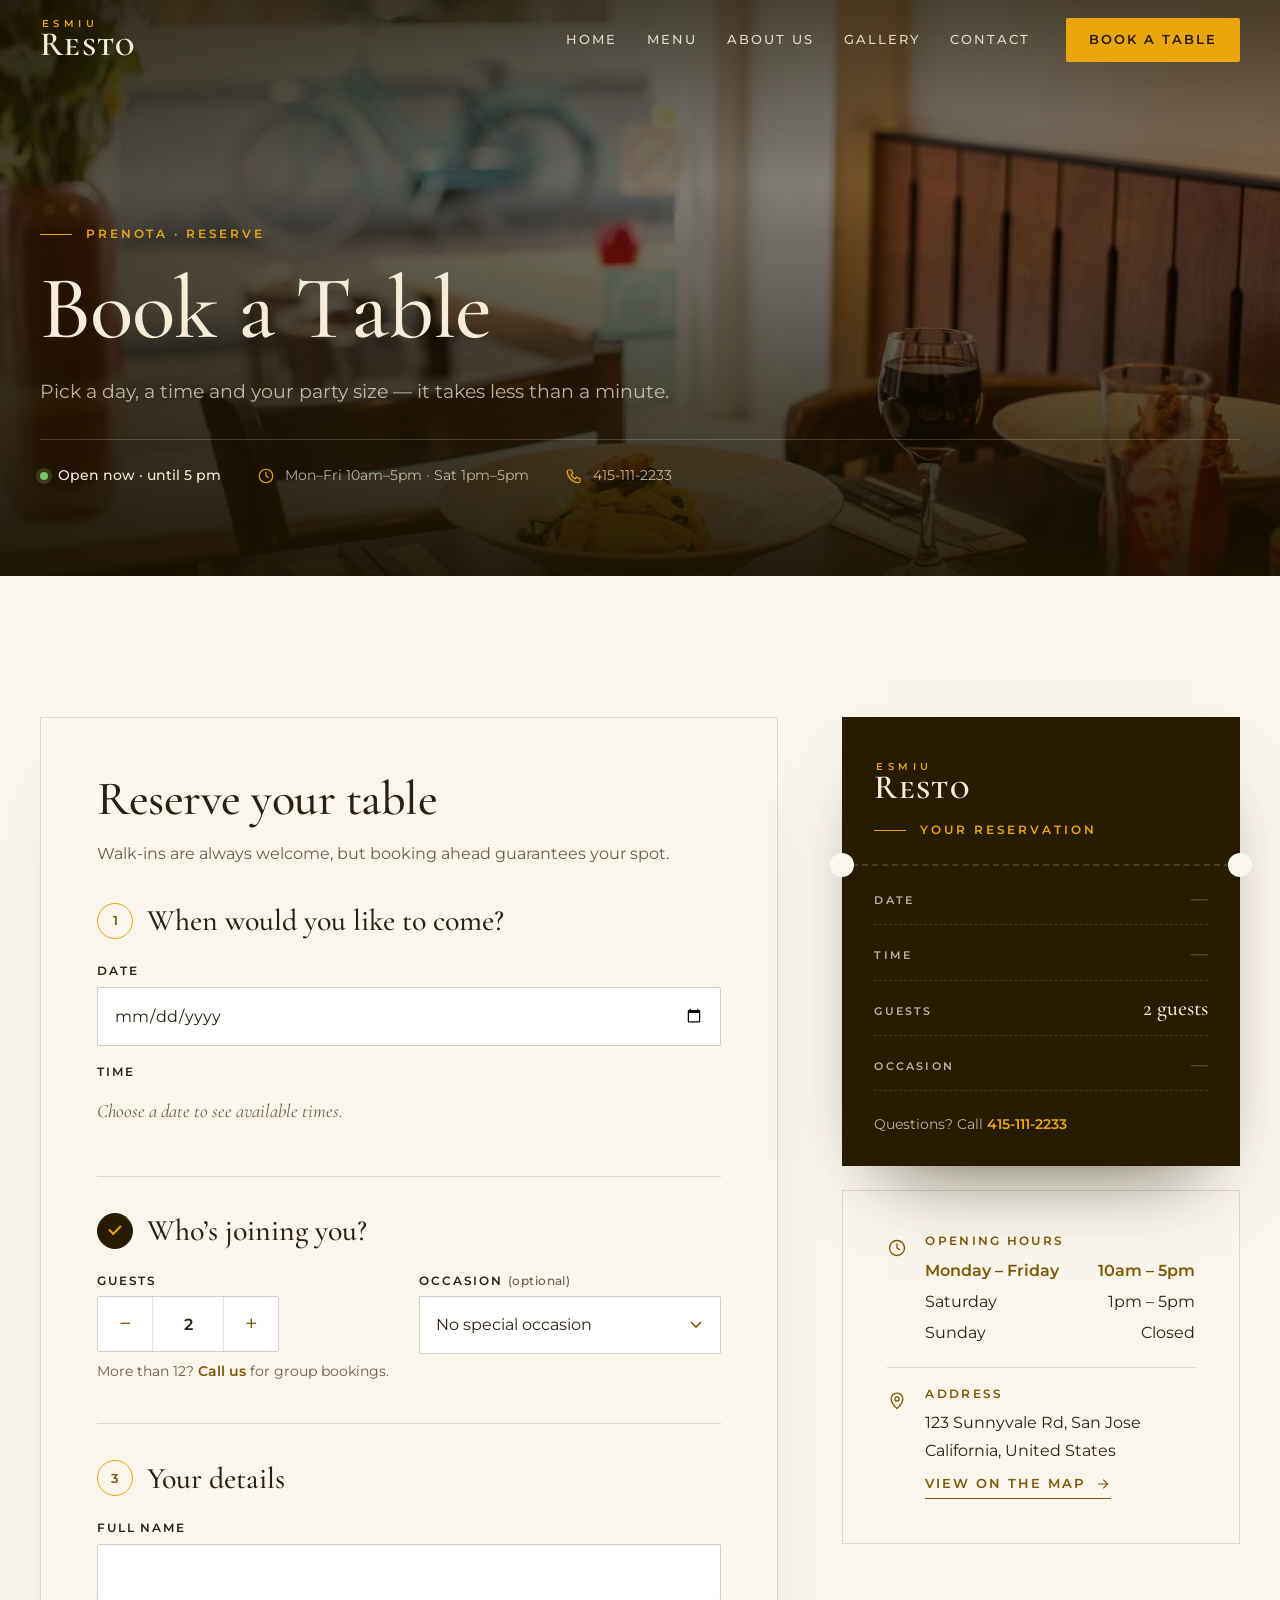
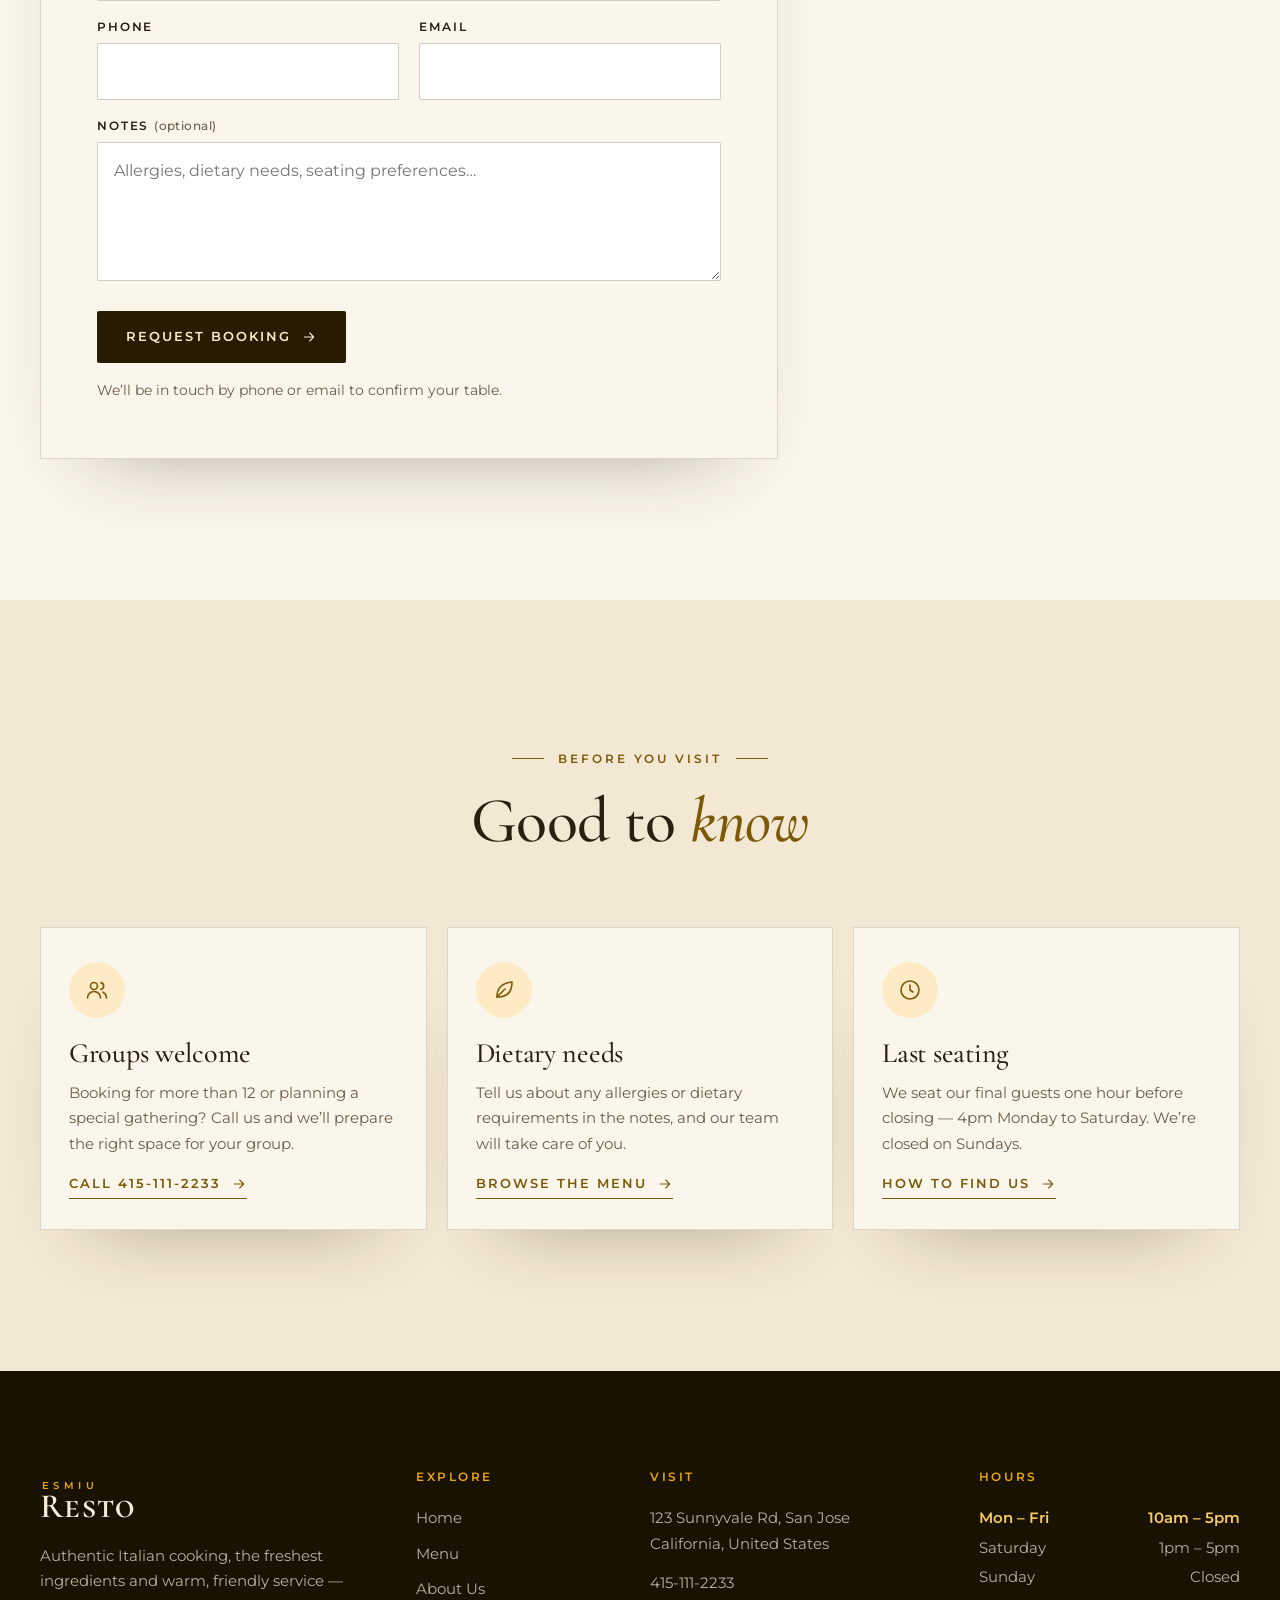
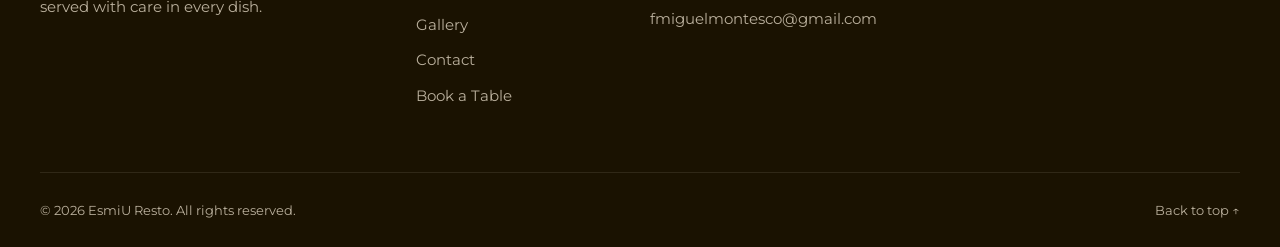
<file: booking.html>
<!doctype html>
<html lang="en">
<head>
  <meta charset="utf-8">
  <meta name="viewport" content="width=device-width, initial-scale=1">
  <title>Book a Table — EsmiU Resto</title>
  <meta name="description" content="Reserve your table at EsmiU Resto in San Jose. Choose your day, time and party size — open Monday to Friday 10am–5pm and Saturday 1pm–5pm.">
  <meta name="theme-color" content="#271c02">
  <meta property="og:type" content="website">
  <meta property="og:site_name" content="EsmiU Resto">
  <meta property="og:title" content="Book a Table — EsmiU Resto">
  <meta property="og:description" content="Pick a day, a time and your party size — it takes less than a minute.">
  <meta property="og:image" content="assets/images/reservation-1600.jpg">
  <link rel="icon" href="assets/favicon.svg" type="image/svg+xml">
  <link rel="preconnect" href="https://fonts.googleapis.com">
  <link rel="preconnect" href="https://fonts.gstatic.com" crossorigin>
  <link rel="stylesheet" href="https://fonts.googleapis.com/css2?family=Cormorant+Garamond:ital,wght@0,400;0,500;0,600;1,400;1,500&family=Cormorant+SC:wght@500;600;700&family=Montserrat:wght@400;500;600&display=swap">
  <link rel="stylesheet" href="assets/css/styles.css">
  <script>document.documentElement.classList.add('js')</script>
</head>
<body id="top">
  <svg width="0" height="0" style="position:absolute" aria-hidden="true">
    <symbol id="i-arrow" viewBox="0 0 24 24"><path d="M5 12h14M13 6l6 6-6 6"/></symbol>
    <symbol id="i-clock" viewBox="0 0 24 24"><circle cx="12" cy="12" r="9"/><path d="M12 7v5l3 2"/></symbol>
    <symbol id="i-pin" viewBox="0 0 24 24"><path d="M12 21s-7-6.2-7-11.5a7 7 0 0 1 14 0C19 14.8 12 21 12 21z"/><circle cx="12" cy="9.5" r="2.5"/></symbol>
    <symbol id="i-phone" viewBox="0 0 24 24"><path d="M5 4h3.5l2 5-2.4 1.5a11 11 0 0 0 5.4 5.4L15 13.5l5 2V19a2 2 0 0 1-2 2A16 16 0 0 1 3 6a2 2 0 0 1 2-2z"/></symbol>
    <symbol id="i-users" viewBox="0 0 24 24"><circle cx="9" cy="8" r="3.5"/><path d="M2.5 20a6.5 6.5 0 0 1 13 0"/><path d="M16 4.6a3.5 3.5 0 0 1 0 6.8M18 14.2a6.5 6.5 0 0 1 3.5 5.8"/></symbol>
    <symbol id="i-leaf" viewBox="0 0 24 24"><path d="M5 19C5 10 10 5 20 4c0 10-5 15-14 15"/><path d="M5 19l8-8"/></symbol>
  </svg>

  <a class="skip-link" href="#main">Skip to content</a>

  <header class="site-header" data-header>
    <div class="container site-header__inner">
      <a class="brand" href="index.html" aria-label="EsmiU Resto home">
        <span class="brand__kicker">EsmiU</span>
        <span class="brand__name">Resto</span>
      </a>
      <nav class="nav" id="site-nav" aria-label="Main">
        <ul class="nav__list">
          <li><a class="nav__link" href="index.html">Home</a></li>
          <li><a class="nav__link" href="menu.html">Menu</a></li>
          <li><a class="nav__link" href="about.html">About Us</a></li>
          <li><a class="nav__link" href="gallery.html">Gallery</a></li>
          <li><a class="nav__link" href="contact.html">Contact</a></li>
        </ul>
        <a class="btn btn--gold nav__cta" href="booking.html" aria-current="page">Book a Table</a>
        <p class="nav__extra">Mon–Fri 10am–5pm · Sat 1pm–5pm<br><a href="tel:415-111-2233">415-111-2233</a></p>
      </nav>
      <button class="nav-toggle" type="button" aria-controls="site-nav" aria-expanded="false" aria-label="Open menu" data-nav-toggle>
        <span></span><span></span>
      </button>
    </div>
  </header>

  <main id="main">
    <section class="page-hero on-dark" aria-labelledby="page-title">
      <div class="page-hero__media">
        <img src="assets/images/reservation-1600.jpg"
             srcset="assets/images/reservation-800.jpg 800w, assets/images/reservation-1600.jpg 1600w"
             sizes="100vw" width="1600" height="1067" fetchpriority="high"
             alt="A window table laid with pasta, pizza and a glass of red wine">
      </div>
      <div class="container page-hero__content">
        <p class="eyebrow reveal">Prenota · Reserve</p>
        <h1 id="page-title" data-split>Book a Table</h1>
        <p class="lead reveal" style="--d:.16s">Pick a day, a time and your party size — it takes less than a minute.</p>
        <div class="hero__meta reveal" style="--d:.24s">
          <span data-open-status></span>
          <span><svg class="icon" aria-hidden="true"><use href="#i-clock"/></svg>Mon–Fri 10am–5pm · Sat 1pm–5pm</span>
          <span><svg class="icon" aria-hidden="true"><use href="#i-phone"/></svg><a href="tel:415-111-2233">415-111-2233</a></span>
        </div>
      </div>
    </section>

    <!-- Booking -->
    <section class="section" aria-labelledby="booking-title">
      <div class="container booking">
        <form class="form-card reveal" data-booking-form>
          <h2 id="booking-title">Reserve your table</h2>
          <p>Walk-ins are always welcome, but booking ahead guarantees your spot.</p>
          <noscript><p>Our booking form needs JavaScript. Please call us on <a href="tel:415-111-2233">415-111-2233</a> to reserve.</p></noscript>

          <fieldset class="form-step">
            <legend><span class="form-step__num">1</span>When would you like to come?</legend>
            <div class="form-grid">
              <div class="field field--full">
                <label for="b-date">Date</label>
                <input id="b-date" name="date" type="date" required>
                <p class="field__error" data-date-error aria-live="polite"></p>
              </div>
              <div class="field field--full" role="radiogroup" aria-labelledby="b-time-label">
                <span class="field__label" id="b-time-label">Time</span>
                <div class="slots" data-slots>
                  <p class="slots__empty">Choose a date to see available times.</p>
                </div>
              </div>
            </div>
          </fieldset>

          <fieldset class="form-step">
            <legend><span class="form-step__num">2</span>Who’s joining you?</legend>
            <div class="form-grid">
              <div class="field">
                <label for="b-guests">Guests</label>
                <div class="stepper">
                  <button type="button" data-step="-1" aria-label="Remove a guest">−</button>
                  <input id="b-guests" name="guests" type="number" inputmode="numeric" min="1" max="12" value="2" required>
                  <button type="button" data-step="1" aria-label="Add a guest">+</button>
                </div>
                <p class="field__hint">More than 12? <a href="tel:415-111-2233">Call us</a> for group bookings.</p>
              </div>
              <div class="field">
                <label for="b-occasion">Occasion <span>(optional)</span></label>
                <select id="b-occasion" name="occasion">
                  <option value="">No special occasion</option>
                  <option>Birthday</option>
                  <option>Anniversary</option>
                  <option>Date night</option>
                  <option>Business meal</option>
                  <option>Celebration</option>
                </select>
              </div>
            </div>
          </fieldset>

          <fieldset class="form-step">
            <legend><span class="form-step__num">3</span>Your details</legend>
            <div class="form-grid">
              <div class="field field--full">
                <label for="b-name">Full name</label>
                <input id="b-name" name="name" type="text" autocomplete="name" required>
              </div>
              <div class="field">
                <label for="b-phone">Phone</label>
                <input id="b-phone" name="phone" type="tel" autocomplete="tel" required>
              </div>
              <div class="field">
                <label for="b-email">Email</label>
                <input id="b-email" name="email" type="email" autocomplete="email" required>
              </div>
              <div class="field field--full">
                <label for="b-notes">Notes <span>(optional)</span></label>
                <textarea id="b-notes" name="notes" rows="4" placeholder="Allergies, dietary needs, seating preferences…"></textarea>
              </div>
            </div>
          </fieldset>

          <div class="form-actions">
            <button class="btn btn--dark" type="submit">Request Booking <svg class="icon" aria-hidden="true"><use href="#i-arrow"/></svg></button>
            <p class="form-note">We’ll be in touch by phone or email to confirm your table.</p>
          </div>
          <p class="form-error" data-form-error role="alert" hidden></p>
          <div class="booking-done" data-booking-done hidden></div>
        </form>

        <aside class="booking__aside reveal" style="--d:.12s" aria-label="Reservation summary">
          <div class="ticket">
            <span class="ticket__stamp" aria-hidden="true">Requested</span>
            <span class="brand" aria-hidden="true">
              <span class="brand__kicker">EsmiU</span>
              <span class="brand__name">Resto</span>
            </span>
            <p class="eyebrow">Your reservation</p>
            <div class="ticket__tear" aria-hidden="true"></div>
            <dl class="ticket__list">
              <div><dt>Date</dt><dd class="is-empty" data-summary="date">—</dd></div>
              <div><dt>Time</dt><dd class="is-empty" data-summary="time">—</dd></div>
              <div><dt>Guests</dt><dd data-summary="guests">2 guests</dd></div>
              <div><dt>Occasion</dt><dd class="is-empty" data-summary="occasion">—</dd></div>
            </dl>
            <p class="ticket__foot">Questions? Call <a href="tel:415-111-2233">415-111-2233</a></p>
          </div>

          <div class="info-card info-card--light">
            <div class="info-row">
              <svg class="icon" aria-hidden="true"><use href="#i-clock"/></svg>
              <div>
                <h3>Opening hours</h3>
                <ul class="hours" data-hours>
                  <li data-days="1,2,3,4,5"><span>Monday – Friday</span><span>10am – 5pm</span></li>
                  <li data-days="6"><span>Saturday</span><span>1pm – 5pm</span></li>
                  <li data-days="0"><span>Sunday</span><span>Closed</span></li>
                </ul>
              </div>
            </div>
            <div class="info-row">
              <svg class="icon" aria-hidden="true"><use href="#i-pin"/></svg>
              <div>
                <h3>Address</h3>
                <address>123 Sunnyvale Rd, San Jose<br>California, United States</address>
                <a class="link-arrow" href="contact.html#find-us">View on the map <svg class="icon" aria-hidden="true"><use href="#i-arrow"/></svg></a>
              </div>
            </div>
          </div>
        </aside>
      </div>
    </section>

    <!-- Good to know -->
    <section class="section section--tint" aria-labelledby="know-title">
      <div class="container">
        <header class="section-head section-head--center reveal">
          <p class="eyebrow">Before you visit</p>
          <h2 class="title" id="know-title">Good to <em>know</em></h2>
        </header>
        <div class="tiles-3" data-stagger>
          <article class="info-tile">
            <span class="info-tile__icon"><svg class="icon" aria-hidden="true"><use href="#i-users"/></svg></span>
            <h3>Groups welcome</h3>
            <p>Booking for more than 12 or planning a special gathering? Call us and we’ll prepare the right space for your group.</p>
            <a class="link-arrow" href="tel:415-111-2233">Call 415-111-2233 <svg class="icon" aria-hidden="true"><use href="#i-arrow"/></svg></a>
          </article>
          <article class="info-tile">
            <span class="info-tile__icon"><svg class="icon" aria-hidden="true"><use href="#i-leaf"/></svg></span>
            <h3>Dietary needs</h3>
            <p>Tell us about any allergies or dietary requirements in the notes, and our team will take care of you.</p>
            <a class="link-arrow" href="menu.html">Browse the menu <svg class="icon" aria-hidden="true"><use href="#i-arrow"/></svg></a>
          </article>
          <article class="info-tile">
            <span class="info-tile__icon"><svg class="icon" aria-hidden="true"><use href="#i-clock"/></svg></span>
            <h3>Last seating</h3>
            <p>We seat our final guests one hour before closing — 4pm Monday to Saturday. We’re closed on Sundays.</p>
            <a class="link-arrow" href="contact.html#find-us">How to find us <svg class="icon" aria-hidden="true"><use href="#i-arrow"/></svg></a>
          </article>
        </div>
      </div>
    </section>
  </main>

  <footer class="site-footer on-dark">
    <div class="container footer-grid">
      <div>
        <a class="brand" href="index.html" aria-label="EsmiU Resto home">
          <span class="brand__kicker">EsmiU</span>
          <span class="brand__name">Resto</span>
        </a>
        <p class="footer-blurb">Authentic Italian cooking, the freshest ingredients and warm, friendly service — served with care in every dish.</p>
      </div>
      <div>
        <h2>Explore</h2>
        <ul class="footer-links">
          <li><a href="index.html">Home</a></li>
          <li><a href="menu.html">Menu</a></li>
          <li><a href="about.html">About Us</a></li>
          <li><a href="gallery.html">Gallery</a></li>
          <li><a href="contact.html">Contact</a></li>
          <li><a href="booking.html">Book a Table</a></li>
        </ul>
      </div>
      <div>
        <h2>Visit</h2>
        <address>123 Sunnyvale Rd, San Jose<br>California, United States</address>
        <ul class="footer-links">
          <li><a href="tel:415-111-2233">415-111-2233</a></li>
          <li><a href="mailto:fmiguelmontesco@gmail.com">fmiguelmontesco@gmail.com</a></li>
        </ul>
      </div>
      <div>
        <h2>Hours</h2>
        <ul class="hours" data-hours>
          <li data-days="1,2,3,4,5"><span>Mon – Fri</span><span>10am – 5pm</span></li>
          <li data-days="6"><span>Saturday</span><span>1pm – 5pm</span></li>
          <li data-days="0"><span>Sunday</span><span>Closed</span></li>
        </ul>
      </div>
    </div>
    <div class="container footer-bottom">
      <p>© <span data-year>2026</span> EsmiU Resto. All rights reserved.</p>
      <a href="#top">Back to top ↑</a>
    </div>
  </footer>

  <script src="assets/js/main.js" defer></script>
</body>
</html>
</file>
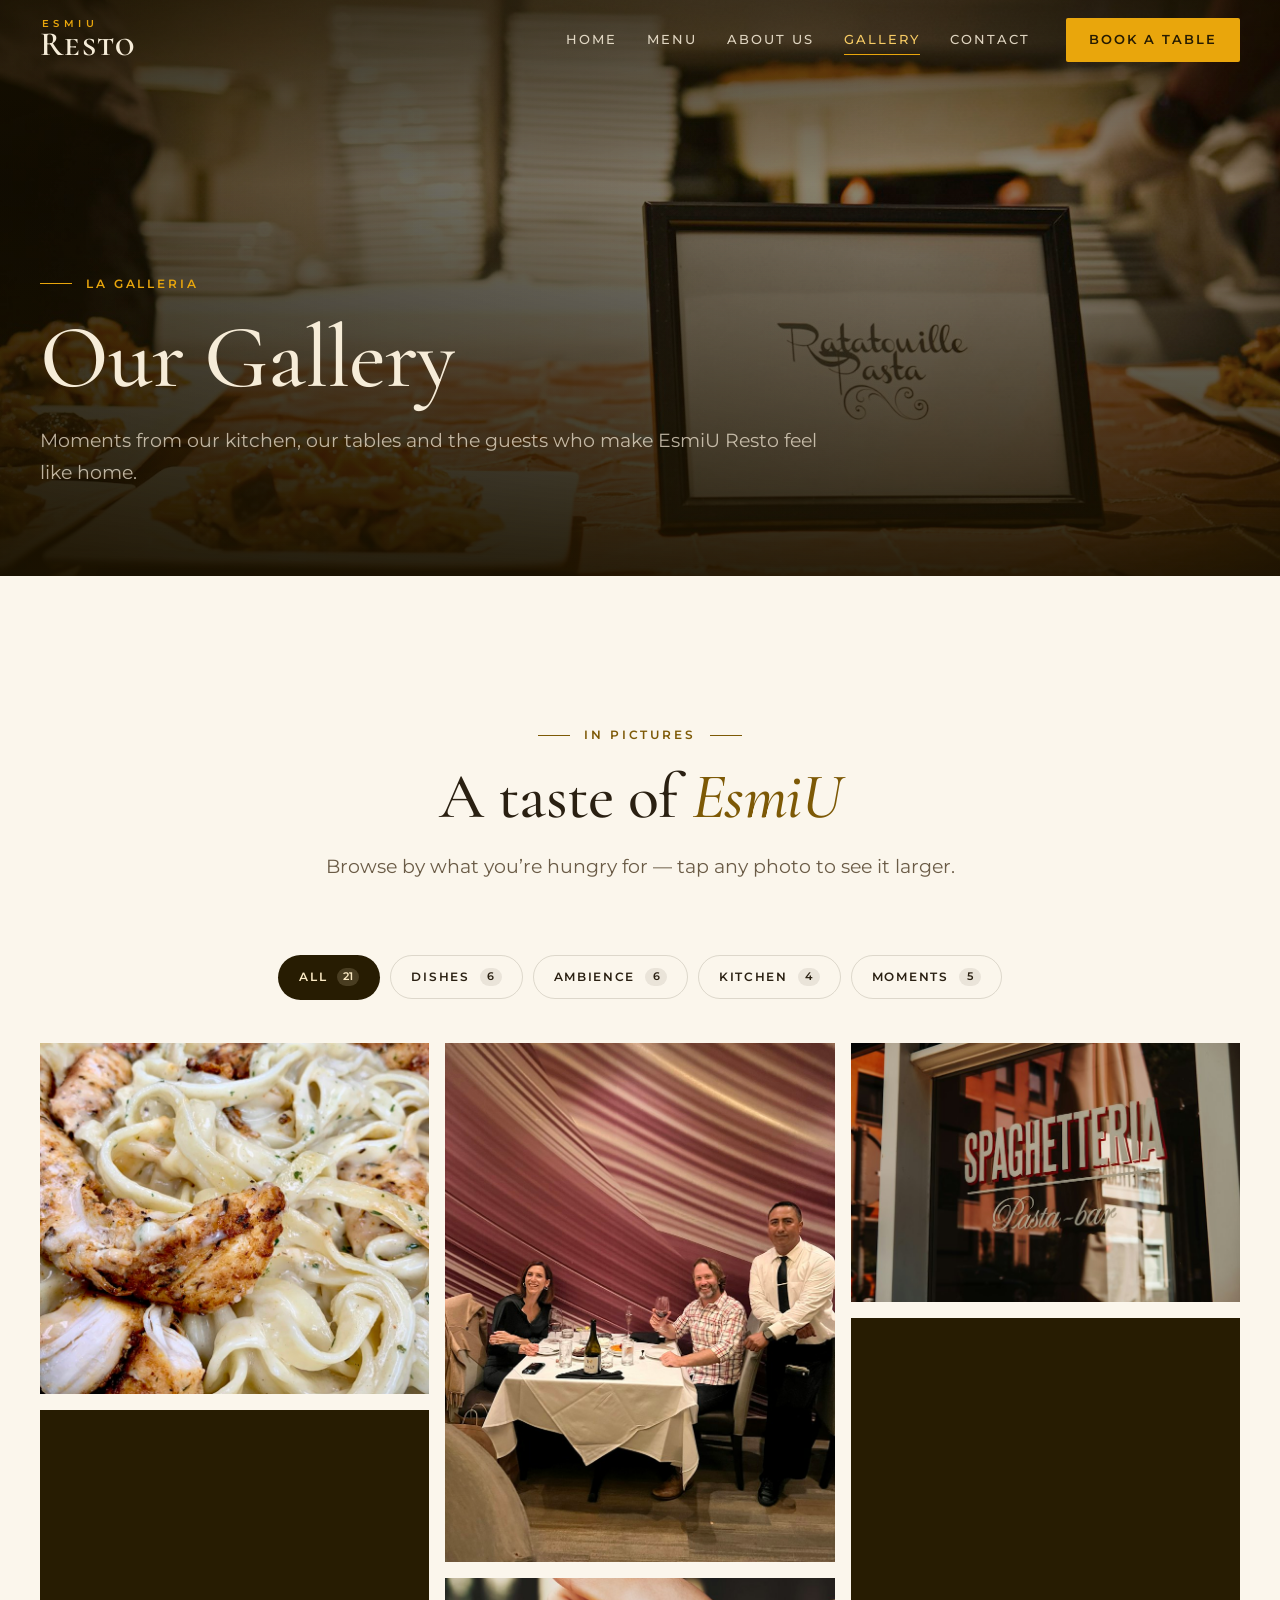
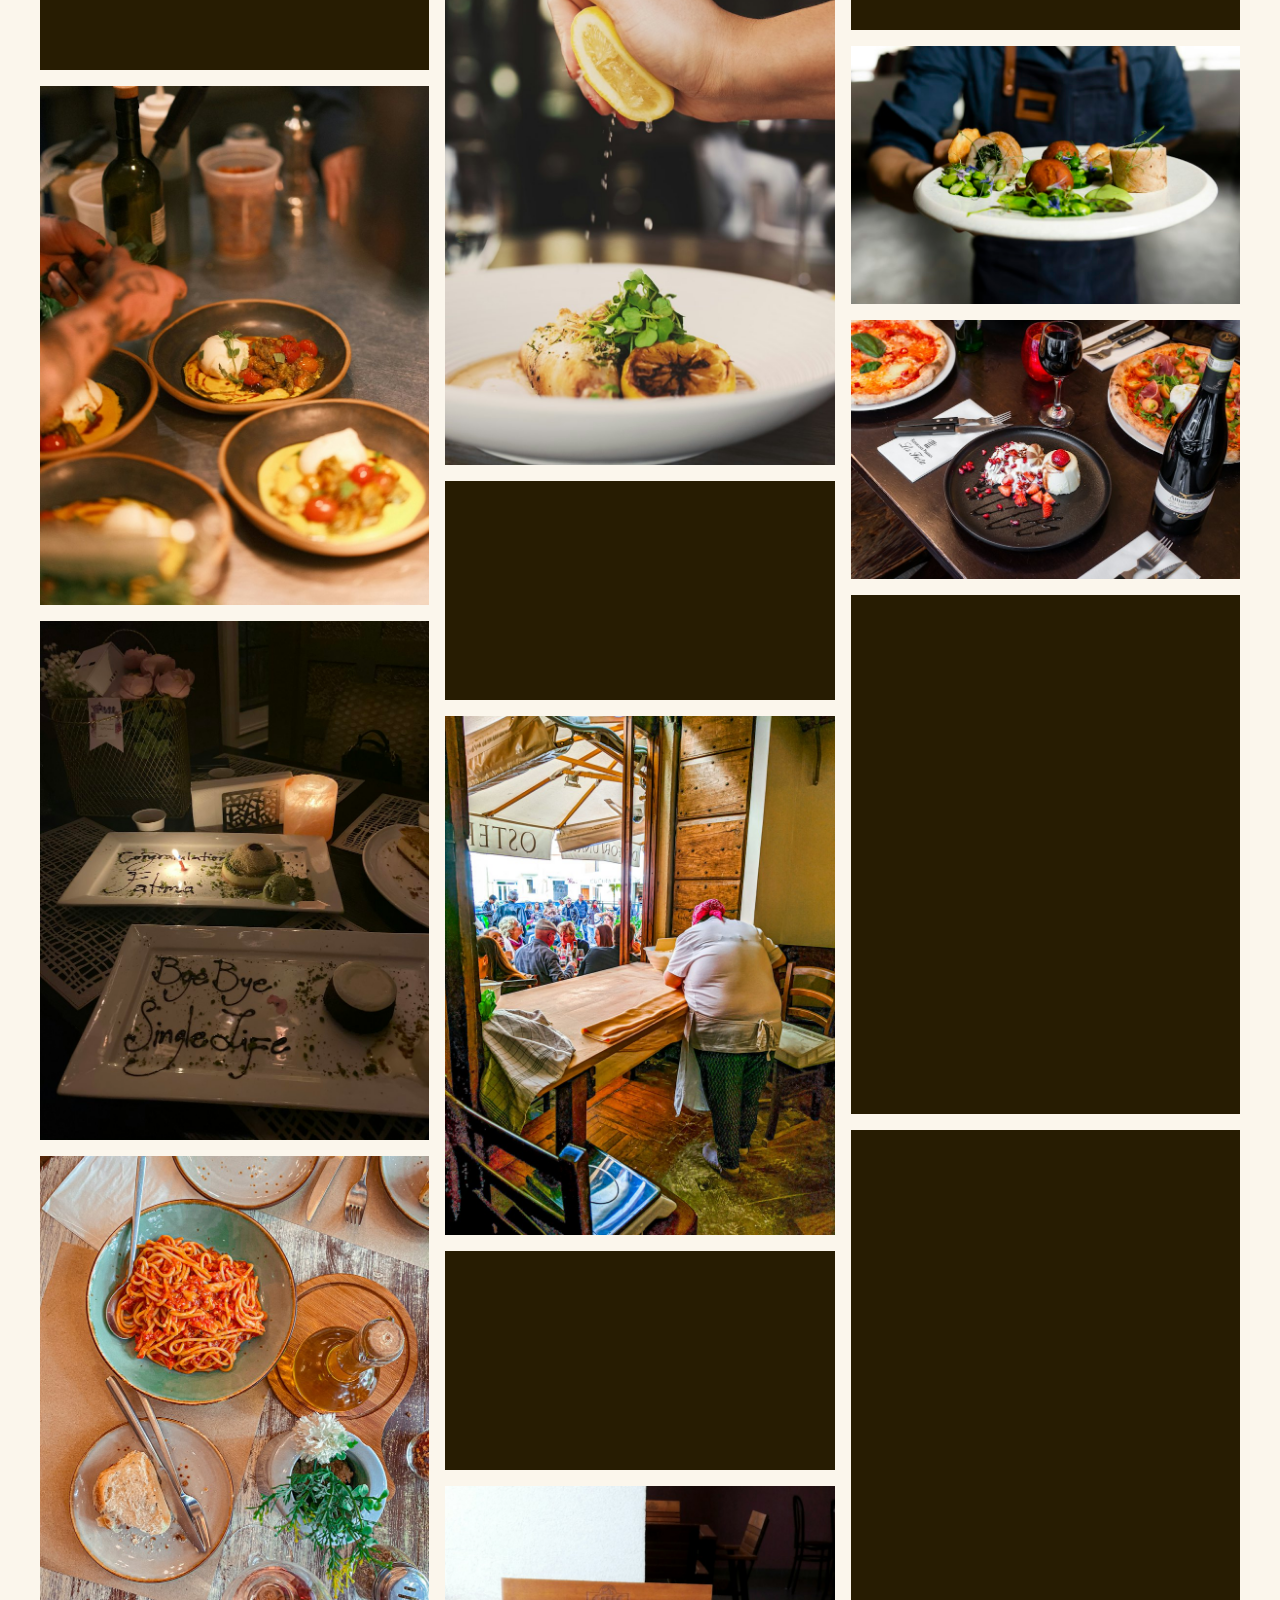
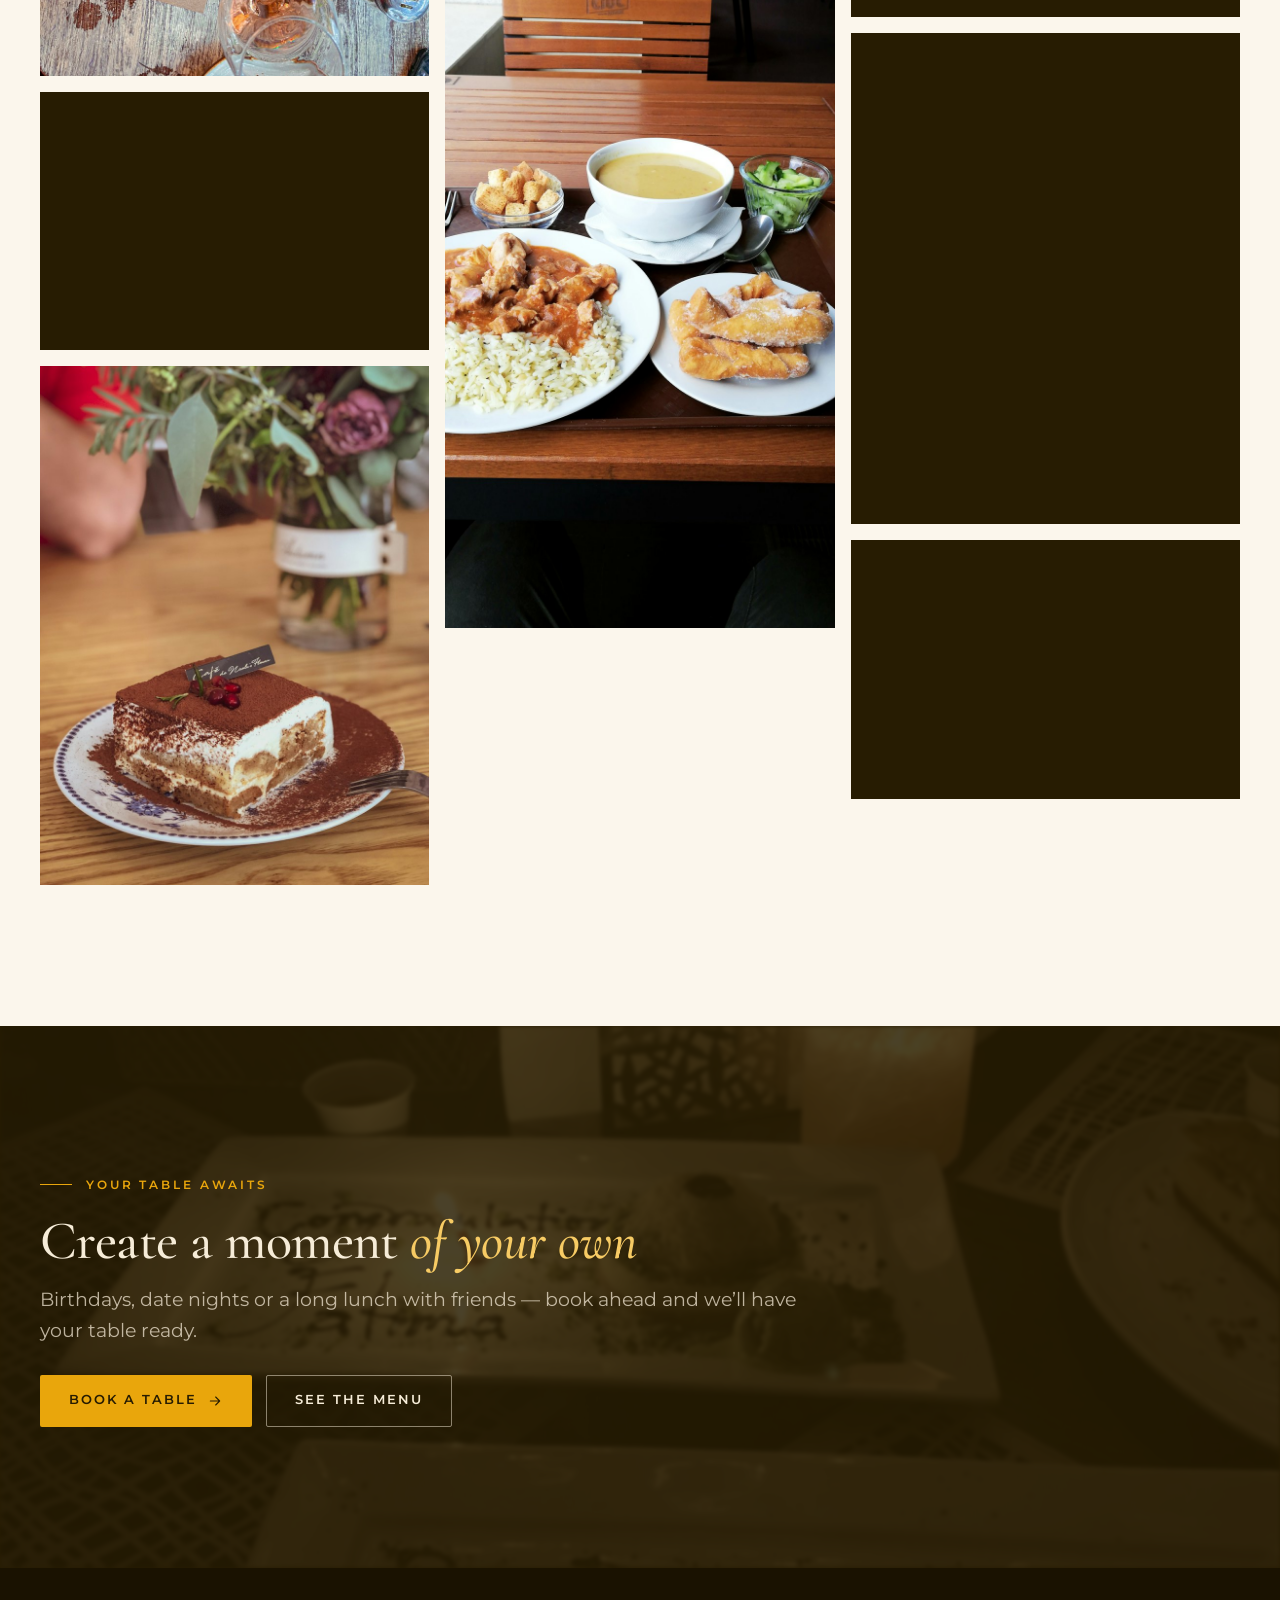
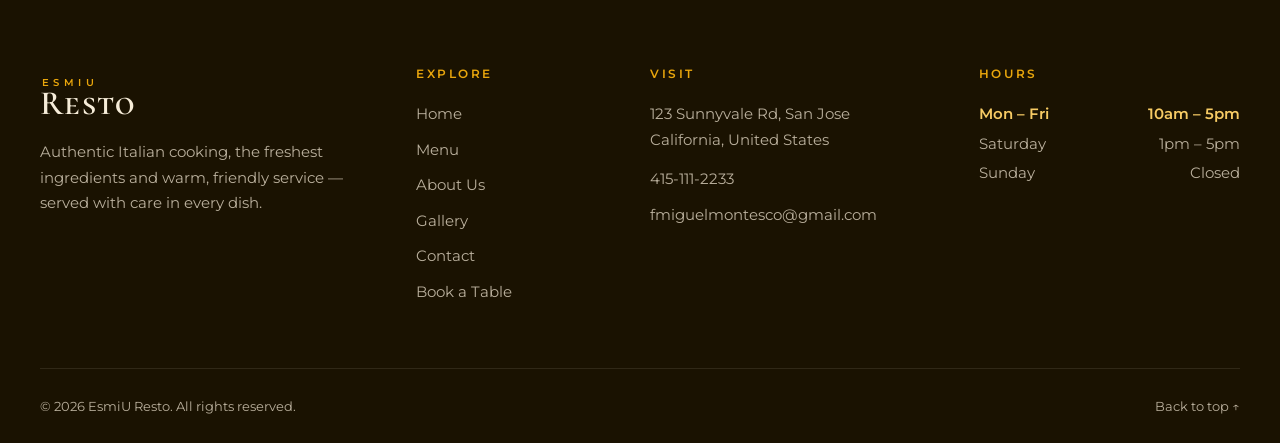
<file: gallery.html>
<!doctype html>
<html lang="en">
<head>
  <meta charset="utf-8">
  <meta name="viewport" content="width=device-width, initial-scale=1">
  <title>Gallery — EsmiU Resto</title>
  <meta name="description" content="Photos from EsmiU Resto: our signature Italian dishes, the dining room, the kitchen at work and the celebrations our guests share with us.">
  <meta name="theme-color" content="#271c02">
  <meta property="og:type" content="website">
  <meta property="og:site_name" content="EsmiU Resto">
  <meta property="og:title" content="Gallery — EsmiU Resto">
  <meta property="og:description" content="Moments from our kitchen, our tables and our guests.">
  <meta property="og:image" content="assets/images/gal-welcome-4-1600.jpg">
  <link rel="icon" href="assets/favicon.svg" type="image/svg+xml">
  <link rel="preconnect" href="https://fonts.googleapis.com">
  <link rel="preconnect" href="https://fonts.gstatic.com" crossorigin>
  <link rel="stylesheet" href="https://fonts.googleapis.com/css2?family=Cormorant+Garamond:ital,wght@0,400;0,500;0,600;1,400;1,500&family=Cormorant+SC:wght@500;600;700&family=Montserrat:wght@400;500;600&display=swap">
  <link rel="stylesheet" href="assets/css/styles.css">
  <script>document.documentElement.classList.add('js')</script>
</head>
<body id="top">
  <svg width="0" height="0" style="position:absolute" aria-hidden="true">
    <symbol id="i-arrow" viewBox="0 0 24 24"><path d="M5 12h14M13 6l6 6-6 6"/></symbol>
  </svg>

  <a class="skip-link" href="#main">Skip to content</a>

  <header class="site-header" data-header>
    <div class="container site-header__inner">
      <a class="brand" href="index.html" aria-label="EsmiU Resto home">
        <span class="brand__kicker">EsmiU</span>
        <span class="brand__name">Resto</span>
      </a>
      <nav class="nav" id="site-nav" aria-label="Main">
        <ul class="nav__list">
          <li><a class="nav__link" href="index.html">Home</a></li>
          <li><a class="nav__link" href="menu.html">Menu</a></li>
          <li><a class="nav__link" href="about.html">About Us</a></li>
          <li><a class="nav__link" href="gallery.html" aria-current="page">Gallery</a></li>
          <li><a class="nav__link" href="contact.html">Contact</a></li>
        </ul>
        <a class="btn btn--gold nav__cta" href="booking.html">Book a Table</a>
        <p class="nav__extra">Mon–Fri 10am–5pm · Sat 1pm–5pm<br><a href="tel:415-111-2233">415-111-2233</a></p>
      </nav>
      <button class="nav-toggle" type="button" aria-controls="site-nav" aria-expanded="false" aria-label="Open menu" data-nav-toggle>
        <span></span><span></span>
      </button>
    </div>
  </header>

  <main id="main">
    <section class="page-hero on-dark" aria-labelledby="page-title">
      <div class="page-hero__media">
        <img src="assets/images/gal-welcome-4-1600.jpg"
             srcset="assets/images/gal-welcome-4-800.jpg 800w, assets/images/gal-welcome-4-1600.jpg 1600w"
             sizes="100vw" width="1600" height="1067" fetchpriority="high"
             alt="An event buffet with plates of pasta beside a framed sign reading Ratatouille Pasta">
      </div>
      <div class="container page-hero__content">
        <p class="eyebrow reveal">La Galleria</p>
        <h1 id="page-title" data-split>Our Gallery</h1>
        <p class="lead reveal" style="--d:.16s">Moments from our kitchen, our tables and the guests who make EsmiU Resto feel like home.</p>
      </div>
    </section>

    <section class="section" aria-labelledby="gallery-title">
      <div class="container">
        <header class="section-head section-head--center reveal">
          <p class="eyebrow">In pictures</p>
          <h2 class="title" id="gallery-title">A taste of <em>EsmiU</em></h2>
          <p class="lead">Browse by what you’re hungry for — tap any photo to see it larger.</p>
        </header>

        <div class="filters reveal" role="group" aria-label="Filter photos" data-filters>
          <button class="filter" type="button" data-filter="all" aria-pressed="true">All <span class="filter__count" data-count></span></button>
          <button class="filter" type="button" data-filter="dishes" aria-pressed="false">Dishes <span class="filter__count" data-count></span></button>
          <button class="filter" type="button" data-filter="ambience" aria-pressed="false">Ambience <span class="filter__count" data-count></span></button>
          <button class="filter" type="button" data-filter="kitchen" aria-pressed="false">Kitchen <span class="filter__count" data-count></span></button>
          <button class="filter" type="button" data-filter="moments" aria-pressed="false">Moments <span class="filter__count" data-count></span></button>
        </div>

        <div class="masonry" data-gallery data-stagger>
          <button class="tile" type="button" data-category="dishes" data-full="assets/images/menu-gal-3-1600.jpg" data-caption="Creamy Chicken Alfredo">
            <img src="assets/images/menu-gal-3-800.jpg" width="800" height="722" loading="lazy" decoding="async" alt="Fettuccine Alfredo with grilled chicken">
            <span class="tile__cap">Creamy Chicken Alfredo</span>
          </button>
          <button class="tile" type="button" data-category="ambience" data-full="assets/images/gal-welcome-3-1600.jpg" data-caption="An open door and a warm glow">
            <img src="assets/images/gal-welcome-3-800.jpg" width="800" height="533" loading="lazy" decoding="async" alt="A warmly lit restaurant doorway with glowing pendant lights">
            <span class="tile__cap">An open door and a warm glow</span>
          </button>
          <button class="tile" type="button" data-category="kitchen" data-full="assets/images/gal-moments-5-1600.jpg" data-caption="Plating burrata at the pass">
            <img src="assets/images/gal-moments-5-800.jpg" width="800" height="1067" loading="lazy" decoding="async" alt="A chef garnishing bowls of burrata with roasted cherry tomatoes">
            <span class="tile__cap">Plating burrata at the pass</span>
          </button>
          <button class="tile" type="button" data-category="moments" data-full="assets/images/gal-moments-3-1600.jpg" data-caption="Celebrations, written in chocolate">
            <img src="assets/images/gal-moments-3-800.jpg" width="800" height="1067" loading="lazy" decoding="async" alt="Celebration dessert plates with messages piped in chocolate and a lit candle">
            <span class="tile__cap">Celebrations, written in chocolate</span>
          </button>
          <button class="tile" type="button" data-category="dishes" data-full="assets/images/gal-moments-4-1600.jpg" data-caption="Pasta, bread &amp; good olive oil">
            <img src="assets/images/gal-moments-4-800.jpg" width="800" height="1067" loading="lazy" decoding="async" alt="Spaghetti in tomato sauce with bread, olive oil and wine, seen from above">
            <span class="tile__cap">Pasta, bread &amp; good olive oil</span>
          </button>
          <button class="tile" type="button" data-category="ambience" data-full="assets/images/hero-dining-1600.jpg" data-caption="Evenings on the piazza">
            <img src="assets/images/hero-dining-800.jpg" width="800" height="531" loading="lazy" decoding="async" alt="Café tables on a rain-washed Italian piazza at night">
            <span class="tile__cap">Evenings on the piazza</span>
          </button>
          <button class="tile" type="button" data-category="dishes" data-full="assets/images/menu-gal-1-1600.jpg" data-caption="Tiramisu">
            <img src="assets/images/menu-gal-1-800.jpg" width="800" height="1066" loading="lazy" decoding="async" alt="A slice of tiramisu with a chocolate decoration">
            <span class="tile__cap">Tiramisu</span>
          </button>
          <button class="tile" type="button" data-category="moments" data-full="assets/images/group-booking-1600.jpg" data-caption="Good company, good wine">
            <img src="assets/images/group-booking-800.jpg" width="800" height="1067" loading="lazy" decoding="async" alt="Friends sharing wine at a restaurant table with their host">
            <span class="tile__cap">Good company, good wine</span>
          </button>
          <button class="tile" type="button" data-category="kitchen" data-full="assets/images/gal-moments-6-1600.jpg" data-caption="A final squeeze of lemon">
            <img src="assets/images/gal-moments-6-800.jpg" width="800" height="1000" loading="lazy" decoding="async" alt="Fresh lemon squeezed over a grilled fillet topped with microgreens">
            <span class="tile__cap">A final squeeze of lemon</span>
          </button>
          <button class="tile" type="button" data-category="ambience" data-full="assets/images/gal-welcome-1-1600.jpg" data-caption="The dining room after dark">
            <img src="assets/images/gal-welcome-1-800.jpg" width="800" height="450" loading="lazy" decoding="async" alt="An elegant dining room with white tablecloths and a city view at night">
            <span class="tile__cap">The dining room after dark</span>
          </button>
          <button class="tile" type="button" data-category="kitchen" data-full="assets/images/online-order-1600.jpg" data-caption="Cooking to order">
            <img src="assets/images/online-order-800.jpg" width="800" height="1066" loading="lazy" decoding="async" alt="A cook at work beside a window open to a busy street">
            <span class="tile__cap">Cooking to order</span>
          </button>
          <button class="tile" type="button" data-category="dishes" data-full="assets/images/gal-moments-2-1600.jpg" data-caption="Limonata">
            <img src="assets/images/gal-moments-2-1600.jpg" width="1600" height="900" loading="lazy" decoding="async" alt="A glass of iced lemon drink garnished with mint">
            <span class="tile__cap">Limonata</span>
          </button>
          <button class="tile" type="button" data-category="moments" data-full="assets/images/gal-moments-1-1600.jpg" data-caption="Lunch, the generous way">
            <img src="assets/images/gal-moments-1-800.jpg" width="800" height="1526" loading="lazy" decoding="async" alt="A lunch tray with stew over rice, soup, croutons, cucumber salad and sugared pastries">
            <span class="tile__cap">Lunch, the generous way</span>
          </button>
          <button class="tile" type="button" data-category="ambience" data-full="assets/images/exceptional-service-1600.jpg" data-caption="Gold leaf on the window">
            <img src="assets/images/exceptional-service-800.jpg" width="800" height="533" loading="lazy" decoding="async" alt="Gold lettering on a pasta bar window">
            <span class="tile__cap">Gold leaf on the window</span>
          </button>
          <button class="tile" type="button" data-category="dishes" data-full="assets/images/menu-gal-4-1600.jpg" data-caption="Baked with tomato &amp; basil">
            <img src="assets/images/menu-gal-4-800.jpg" width="800" height="640" loading="lazy" decoding="async" alt="A baked pasta timbale with tomato sauce, parmesan and basil">
            <span class="tile__cap">Baked with tomato &amp; basil</span>
          </button>
          <button class="tile" type="button" data-category="kitchen" data-full="assets/images/about-philosophy-1600.jpg" data-caption="Served with care">
            <img src="assets/images/about-philosophy-800.jpg" width="800" height="530" loading="lazy" decoding="async" alt="A server presenting a beautifully plated dish">
            <span class="tile__cap">Served with care</span>
          </button>
          <button class="tile" type="button" data-category="moments" data-full="assets/images/home-team-1600.jpg" data-caption="A table made for sharing">
            <img src="assets/images/home-team-800.jpg" width="800" height="533" loading="lazy" decoding="async" alt="A table set with pizzas, dessert and red wine">
            <span class="tile__cap">A table made for sharing</span>
          </button>
          <button class="tile" type="button" data-category="ambience" data-full="assets/images/dine-in-1600.jpg" data-caption="Lit up for the evening">
            <img src="assets/images/dine-in-800.jpg" width="800" height="1067" loading="lazy" decoding="async" alt="An old-town restaurant entrance lit up at night">
            <span class="tile__cap">Lit up for the evening</span>
          </button>
          <button class="tile" type="button" data-category="dishes" data-full="assets/images/menu-gal-2-1600.jpg" data-caption="Fresh from the kitchen">
            <img src="assets/images/menu-gal-2-800.jpg" width="800" height="1000" loading="lazy" decoding="async" alt="A dark bowl of pasta photographed from above">
            <span class="tile__cap">Fresh from the kitchen</span>
          </button>
          <button class="tile" type="button" data-category="moments" data-full="assets/images/staff-1600.jpg" data-caption="A friendly welcome">
            <img src="assets/images/staff-800.jpg" width="800" height="1009" loading="lazy" decoding="async" alt="A smiling host beside a chalkboard menu listing lasagna and penne">
            <span class="tile__cap">A friendly welcome</span>
          </button>
          <button class="tile" type="button" data-category="ambience" data-full="assets/images/review-3-1600.jpg" data-caption="Little Italian treasures">
            <img src="assets/images/review-3-800.jpg" width="800" height="533" loading="lazy" decoding="async" alt="Glass jars of Italian chocolate and pasta on a shelf">
            <span class="tile__cap">Little Italian treasures</span>
          </button>
        </div>
      </div>
    </section>

    <!-- Call to action -->
    <section class="section section--dark on-dark visit" aria-labelledby="cta-title">
      <div class="visit__bg" aria-hidden="true">
        <img src="assets/images/gal-moments-3-1600.jpg" width="1600" height="2133" loading="lazy" decoding="async" alt="">
      </div>
      <div class="container cta-strip">
        <div class="reveal">
          <p class="eyebrow">Your table awaits</p>
          <h2 class="title" id="cta-title" style="margin-top:18px">Create a moment <em>of your own</em></h2>
          <p class="lead">Birthdays, date nights or a long lunch with friends — book ahead and we’ll have your table ready.</p>
        </div>
        <div class="visit__actions reveal" style="--d:.12s">
          <a class="btn btn--gold" href="booking.html">Book a Table <svg class="icon" aria-hidden="true"><use href="#i-arrow"/></svg></a>
          <a class="btn btn--outline" href="menu.html">See the Menu</a>
        </div>
      </div>
    </section>
  </main>

  <footer class="site-footer on-dark">
    <div class="container footer-grid">
      <div>
        <a class="brand" href="index.html" aria-label="EsmiU Resto home">
          <span class="brand__kicker">EsmiU</span>
          <span class="brand__name">Resto</span>
        </a>
        <p class="footer-blurb">Authentic Italian cooking, the freshest ingredients and warm, friendly service — served with care in every dish.</p>
      </div>
      <div>
        <h2>Explore</h2>
        <ul class="footer-links">
          <li><a href="index.html">Home</a></li>
          <li><a href="menu.html">Menu</a></li>
          <li><a href="about.html">About Us</a></li>
          <li><a href="gallery.html">Gallery</a></li>
          <li><a href="contact.html">Contact</a></li>
          <li><a href="booking.html">Book a Table</a></li>
        </ul>
      </div>
      <div>
        <h2>Visit</h2>
        <address>123 Sunnyvale Rd, San Jose<br>California, United States</address>
        <ul class="footer-links">
          <li><a href="tel:415-111-2233">415-111-2233</a></li>
          <li><a href="mailto:fmiguelmontesco@gmail.com">fmiguelmontesco@gmail.com</a></li>
        </ul>
      </div>
      <div>
        <h2>Hours</h2>
        <ul class="hours" data-hours>
          <li data-days="1,2,3,4,5"><span>Mon – Fri</span><span>10am – 5pm</span></li>
          <li data-days="6"><span>Saturday</span><span>1pm – 5pm</span></li>
          <li data-days="0"><span>Sunday</span><span>Closed</span></li>
        </ul>
      </div>
    </div>
    <div class="container footer-bottom">
      <p>© <span data-year>2026</span> EsmiU Resto. All rights reserved.</p>
      <a href="#top">Back to top ↑</a>
    </div>
  </footer>

  <script src="assets/js/main.js" defer></script>
</body>
</html>
</file>
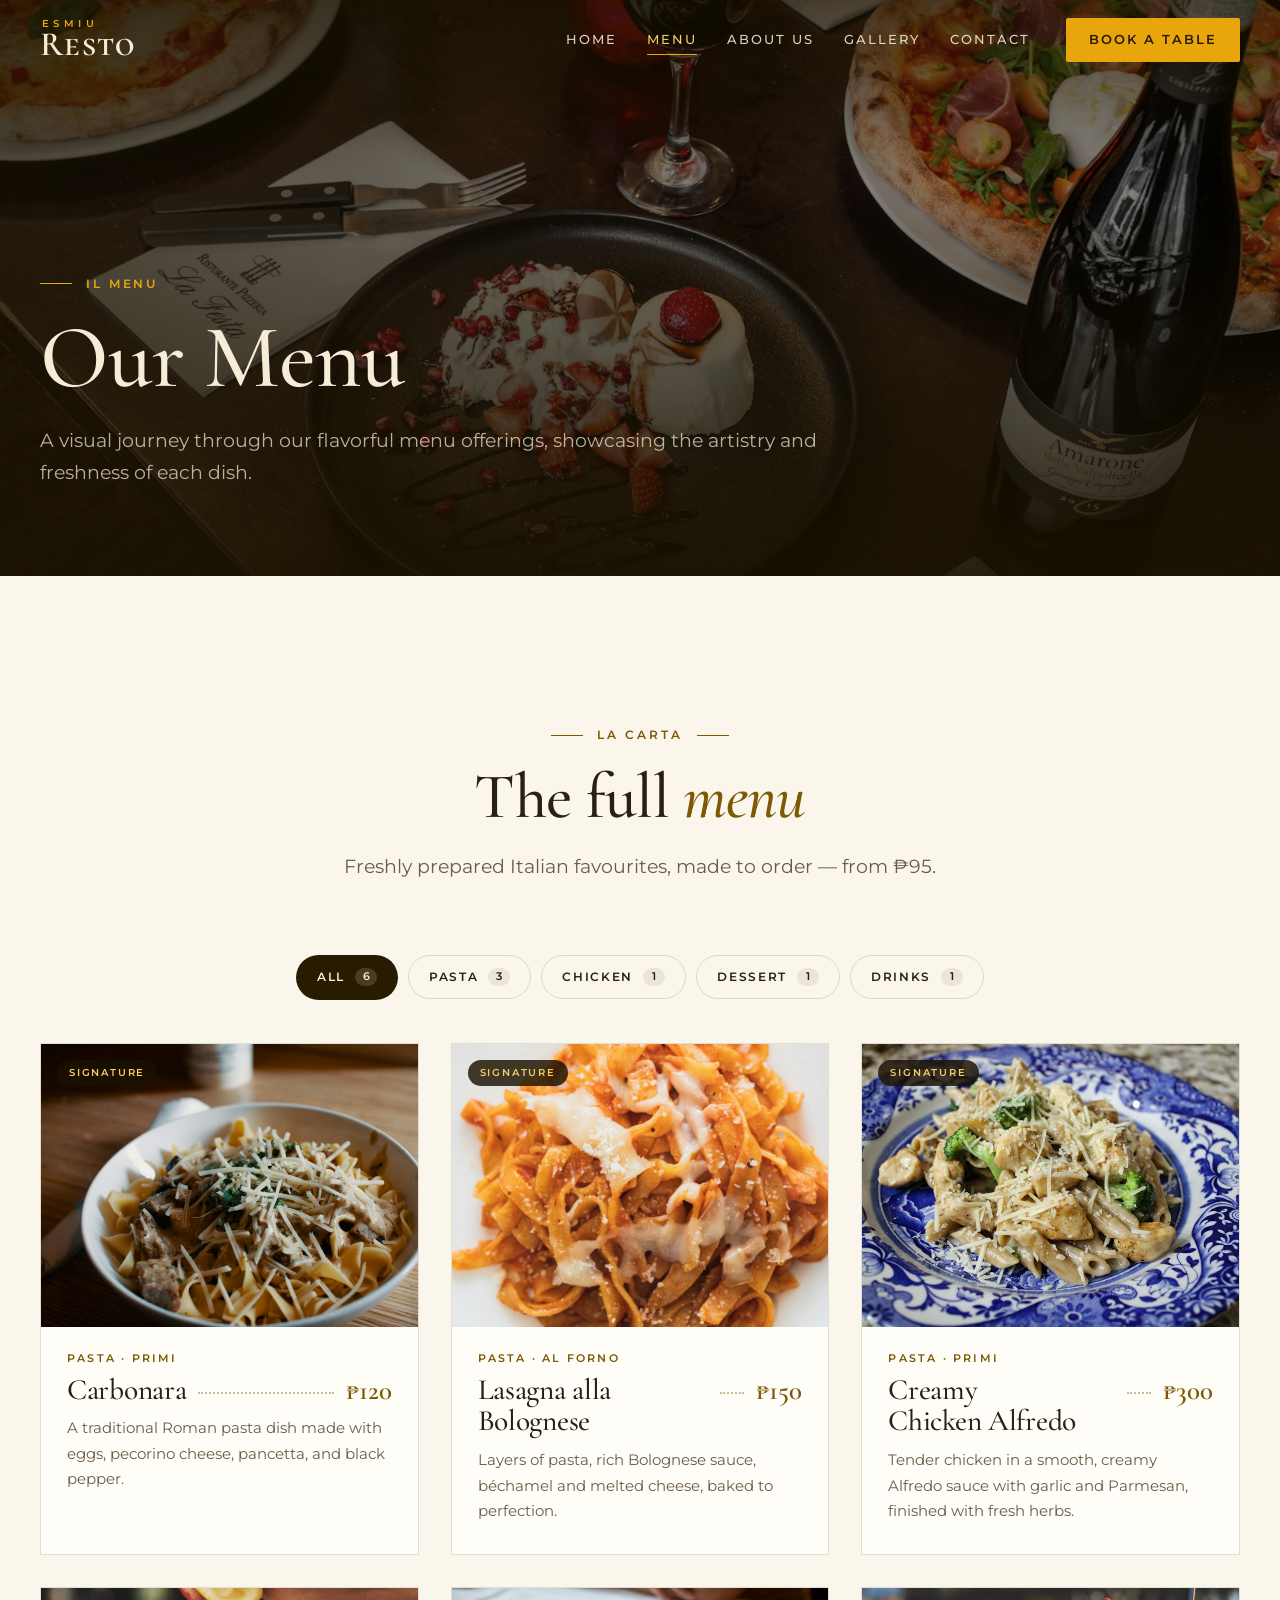
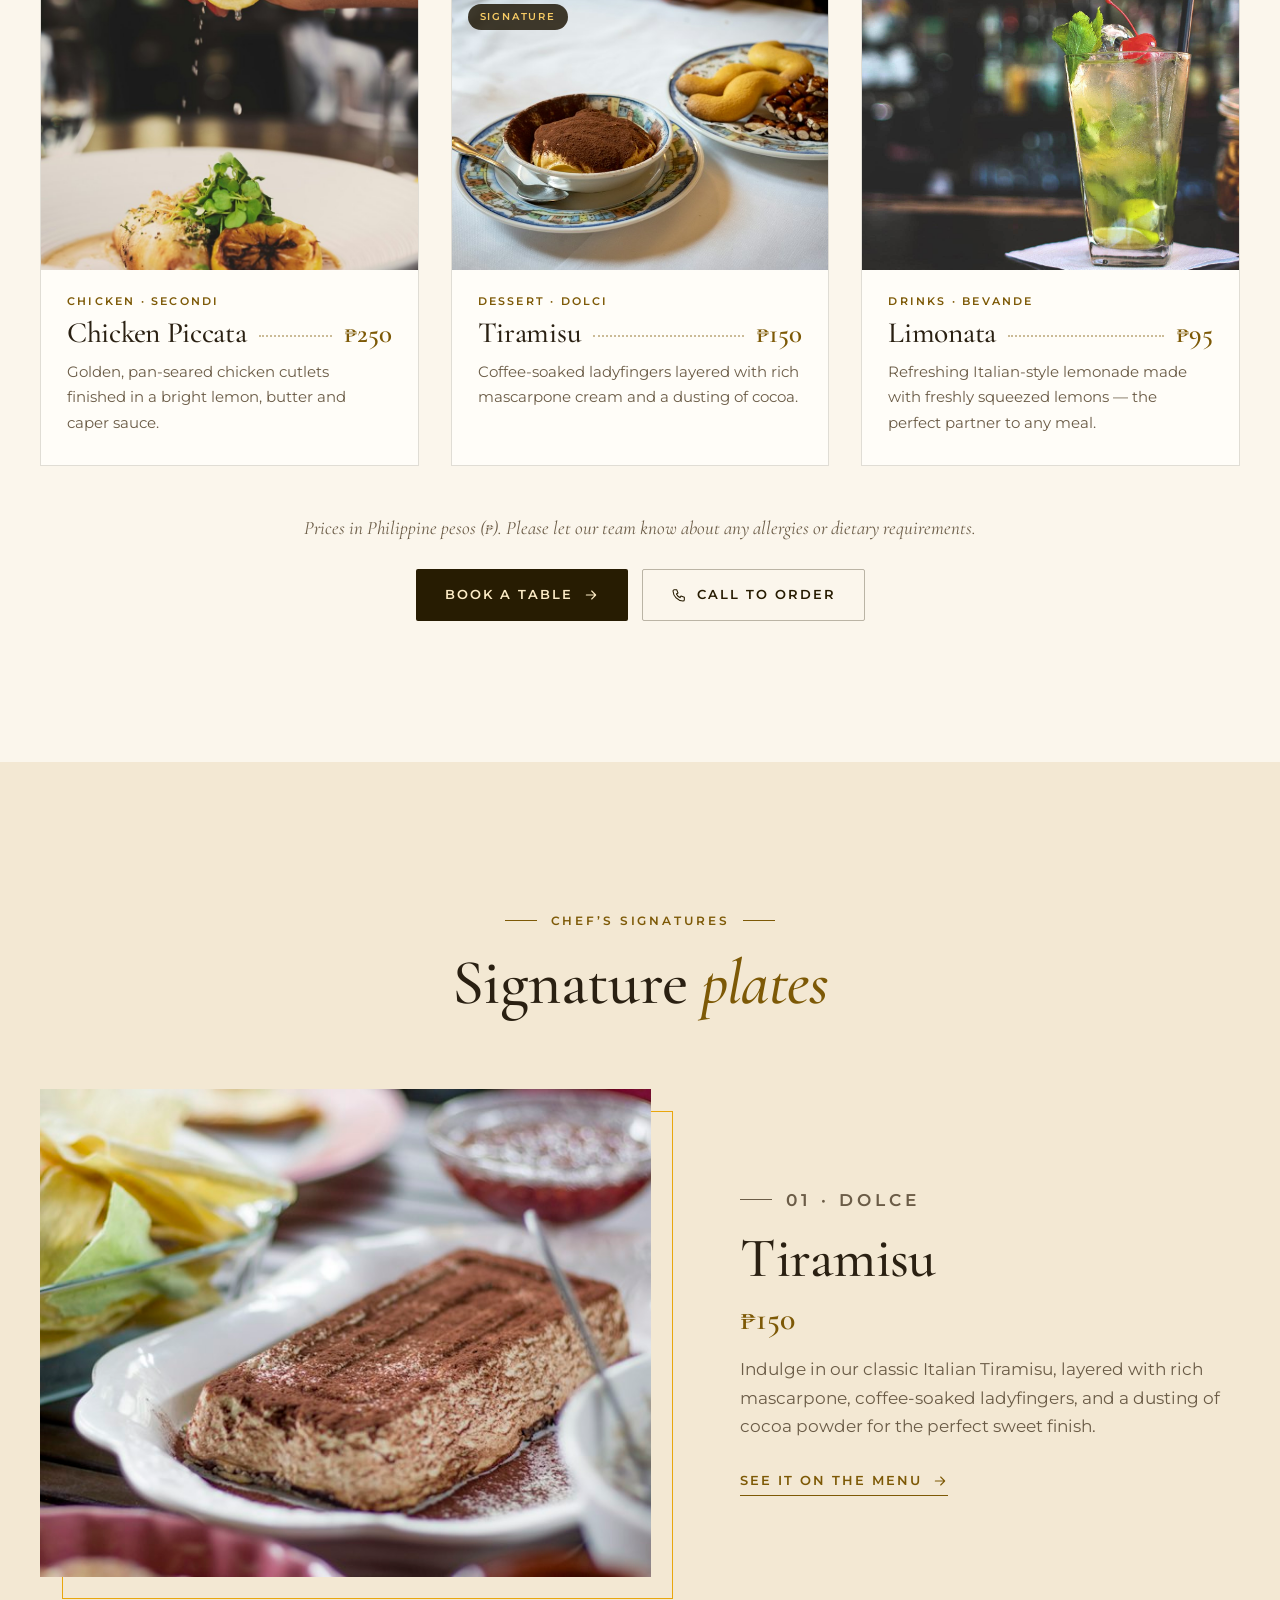
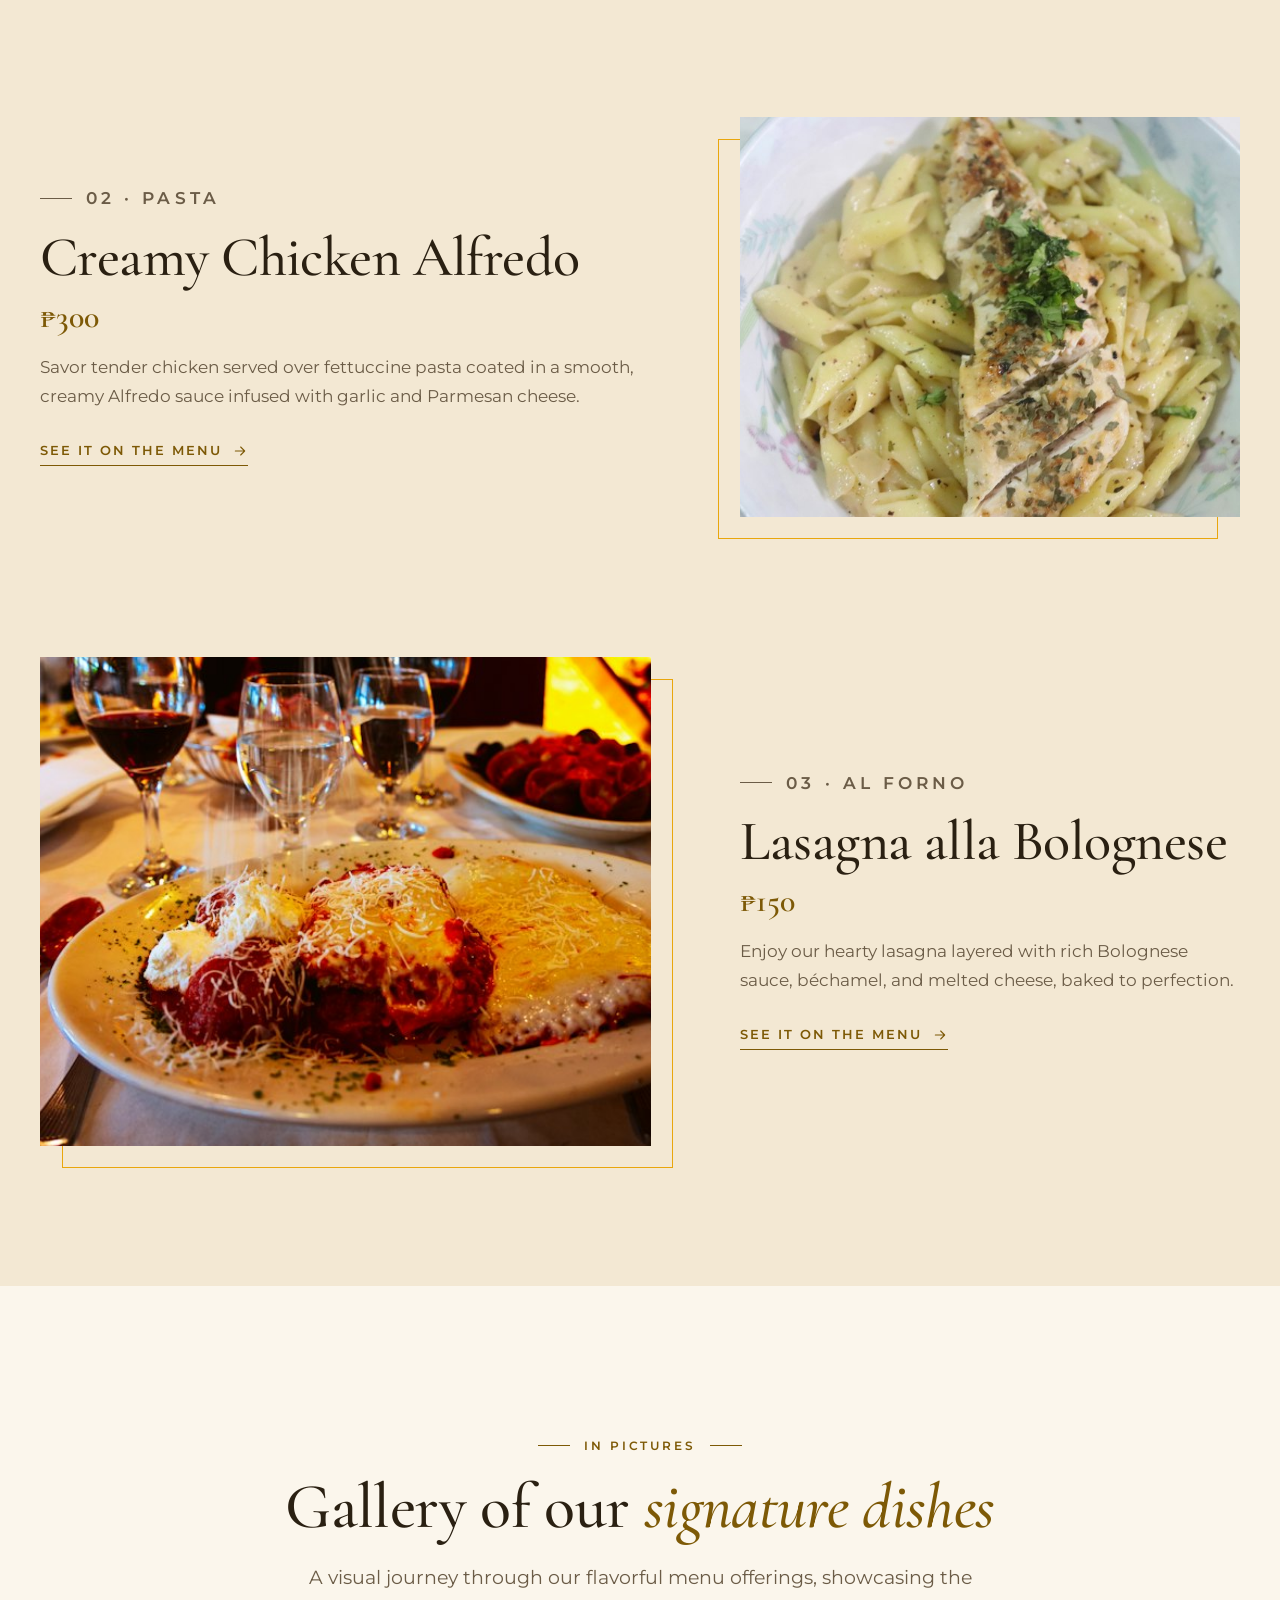
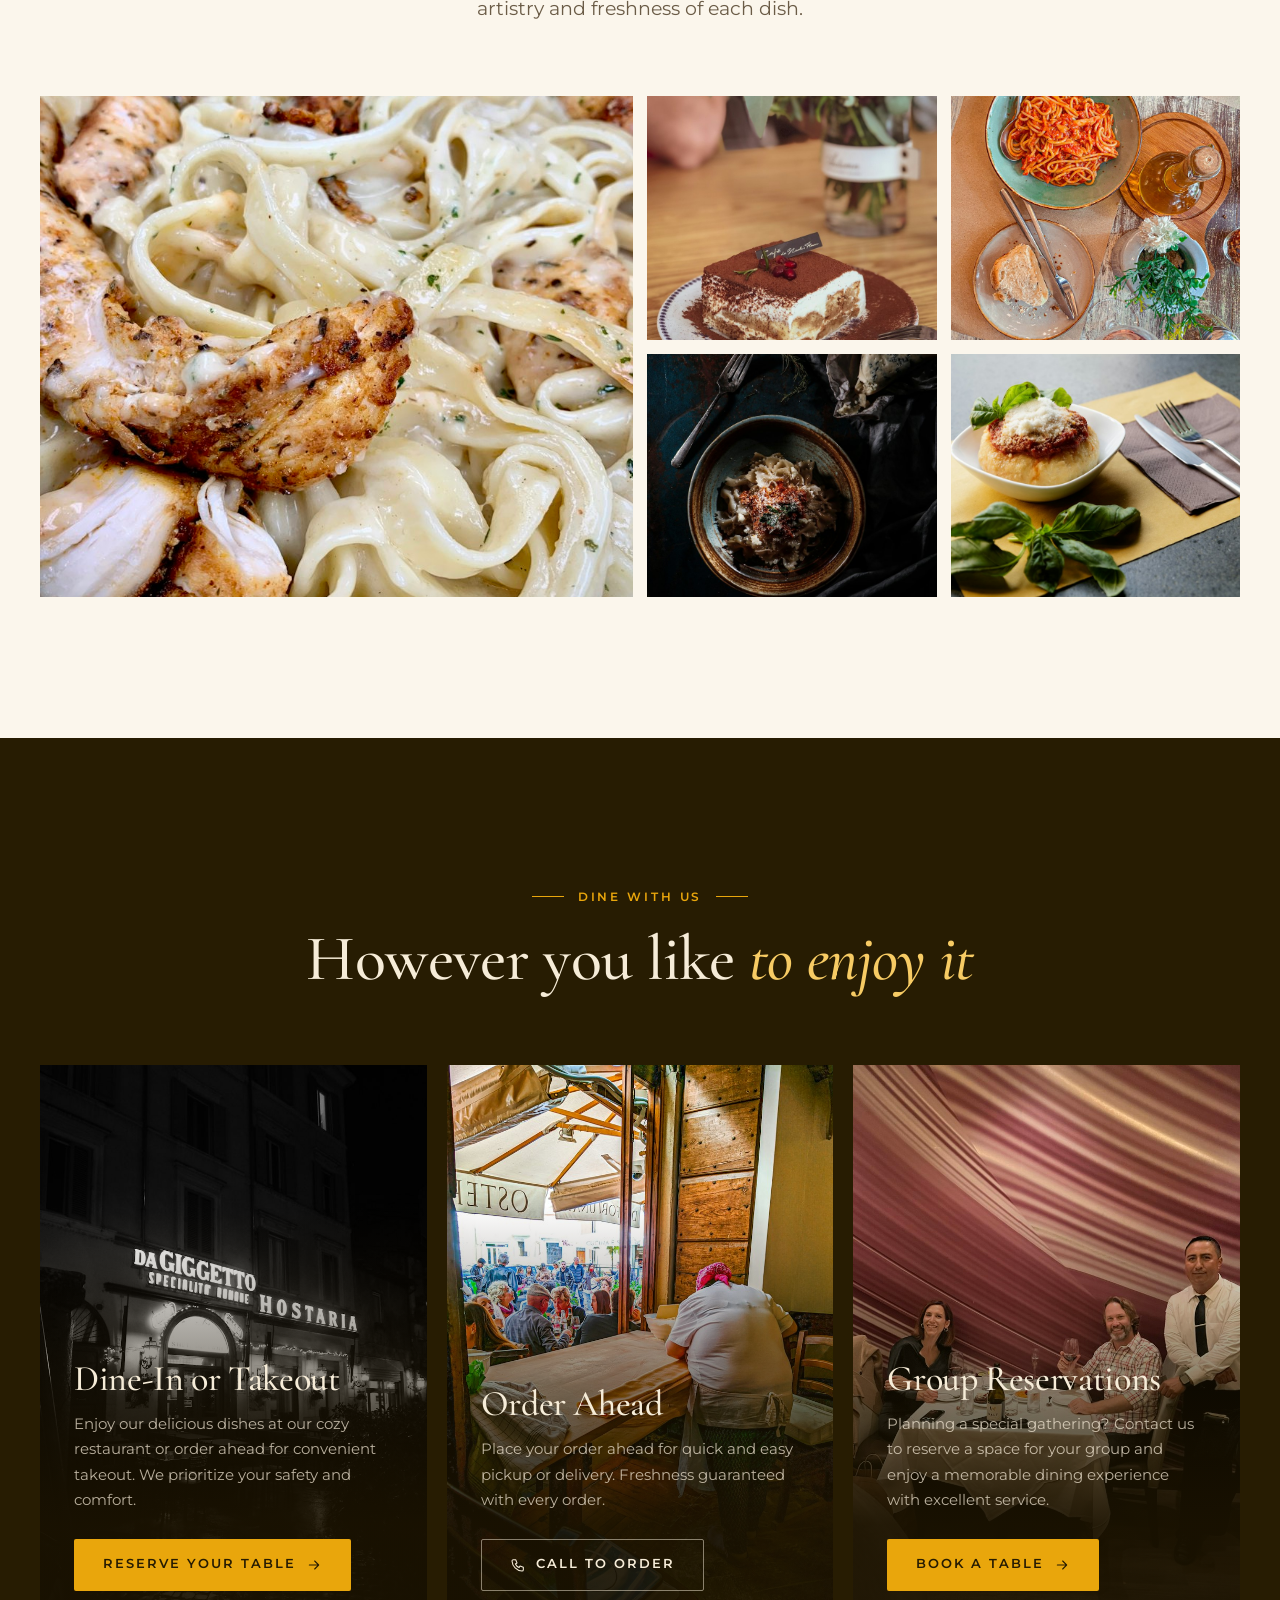
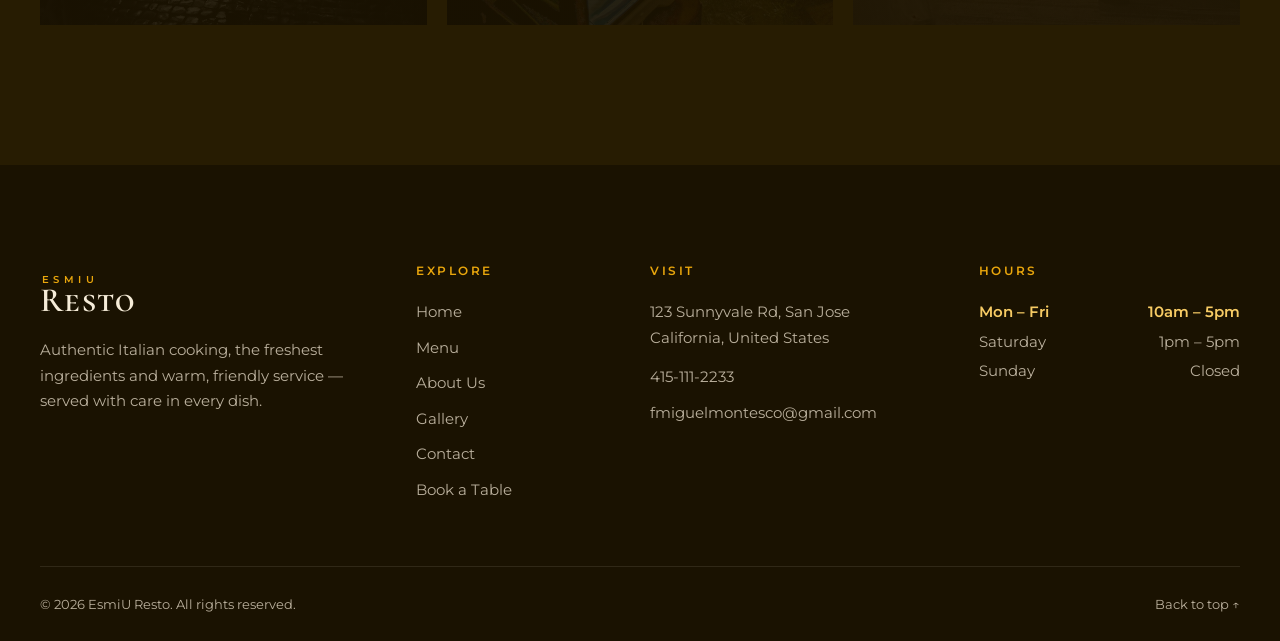
<file: menu.html>
<!doctype html>
<html lang="en">
<head>
  <meta charset="utf-8">
  <meta name="viewport" content="width=device-width, initial-scale=1">
  <title>Menu — EsmiU Resto</title>
  <meta name="description" content="The EsmiU Resto menu and prices: Carbonara, Lasagna alla Bolognese, Creamy Chicken Alfredo, Chicken Piccata, Tiramisu and Limonata — from ₱95. Dine in, take away or book for a group.">
  <meta name="theme-color" content="#271c02">
  <meta property="og:type" content="website">
  <meta property="og:site_name" content="EsmiU Resto">
  <meta property="og:title" content="Menu — EsmiU Resto">
  <meta property="og:description" content="Authentic Italian favourites made with the freshest ingredients — from ₱95.">
  <meta property="og:image" content="assets/images/home-team-1600.jpg">
  <link rel="icon" href="assets/favicon.svg" type="image/svg+xml">
  <link rel="preconnect" href="https://fonts.googleapis.com">
  <link rel="preconnect" href="https://fonts.gstatic.com" crossorigin>
  <link rel="stylesheet" href="https://fonts.googleapis.com/css2?family=Cormorant+Garamond:ital,wght@0,400;0,500;0,600;1,400;1,500&family=Cormorant+SC:wght@500;600;700&family=Montserrat:wght@400;500;600&display=swap">
  <link rel="stylesheet" href="assets/css/styles.css">
  <script>document.documentElement.classList.add('js')</script>
</head>
<body id="top">
  <svg width="0" height="0" style="position:absolute" aria-hidden="true">
    <symbol id="i-arrow" viewBox="0 0 24 24"><path d="M5 12h14M13 6l6 6-6 6"/></symbol>
    <symbol id="i-phone" viewBox="0 0 24 24"><path d="M5 4h3.5l2 5-2.4 1.5a11 11 0 0 0 5.4 5.4L15 13.5l5 2V19a2 2 0 0 1-2 2A16 16 0 0 1 3 6a2 2 0 0 1 2-2z"/></symbol>
  </svg>

  <a class="skip-link" href="#main">Skip to content</a>

  <header class="site-header" data-header>
    <div class="container site-header__inner">
      <a class="brand" href="index.html" aria-label="EsmiU Resto home">
        <span class="brand__kicker">EsmiU</span>
        <span class="brand__name">Resto</span>
      </a>
      <nav class="nav" id="site-nav" aria-label="Main">
        <ul class="nav__list">
          <li><a class="nav__link" href="index.html">Home</a></li>
          <li><a class="nav__link" href="menu.html" aria-current="page">Menu</a></li>
          <li><a class="nav__link" href="about.html">About Us</a></li>
          <li><a class="nav__link" href="gallery.html">Gallery</a></li>
          <li><a class="nav__link" href="contact.html">Contact</a></li>
        </ul>
        <a class="btn btn--gold nav__cta" href="booking.html">Book a Table</a>
        <p class="nav__extra">Mon–Fri 10am–5pm · Sat 1pm–5pm<br><a href="tel:415-111-2233">415-111-2233</a></p>
      </nav>
      <button class="nav-toggle" type="button" aria-controls="site-nav" aria-expanded="false" aria-label="Open menu" data-nav-toggle>
        <span></span><span></span>
      </button>
    </div>
  </header>

  <main id="main">
    <section class="page-hero on-dark" aria-labelledby="page-title">
      <div class="page-hero__media">
        <img src="assets/images/home-team-1600.jpg"
             srcset="assets/images/home-team-800.jpg 800w, assets/images/home-team-1600.jpg 1600w"
             sizes="100vw" width="1600" height="1066" fetchpriority="high"
             alt="A table set with pizzas, dessert and red wine">
      </div>
      <div class="container page-hero__content">
        <p class="eyebrow reveal">Il Menu</p>
        <h1 id="page-title" data-split>Our Menu</h1>
        <p class="lead reveal" style="--d:.16s">A visual journey through our flavorful menu offerings, showcasing the artistry and freshness of each dish.</p>
      </div>
    </section>

    <!-- Full menu -->
    <section class="section" id="full-menu" aria-labelledby="menu-title">
      <div class="container">
        <header class="section-head section-head--center reveal">
          <p class="eyebrow">La Carta</p>
          <h2 class="title" id="menu-title">The full <em>menu</em></h2>
          <p class="lead">Freshly prepared Italian favourites, made to order — from ₱95.</p>
        </header>

        <div class="filters reveal" role="group" aria-label="Filter the menu" data-filters>
          <button class="filter" type="button" data-filter="all" aria-pressed="true">All <span class="filter__count" data-count></span></button>
          <button class="filter" type="button" data-filter="pasta" aria-pressed="false">Pasta <span class="filter__count" data-count></span></button>
          <button class="filter" type="button" data-filter="chicken" aria-pressed="false">Chicken <span class="filter__count" data-count></span></button>
          <button class="filter" type="button" data-filter="dessert" aria-pressed="false">Dessert <span class="filter__count" data-count></span></button>
          <button class="filter" type="button" data-filter="drinks" aria-pressed="false">Drinks <span class="filter__count" data-count></span></button>
        </div>

        <div class="menu-grid" data-stagger>
          <article class="menu-card" id="carbonara" data-category="pasta">
            <div class="menu-card__media">
              <img src="assets/images/sig-carbonara-800.jpg"
                   srcset="assets/images/sig-carbonara-800.jpg 800w, assets/images/sig-carbonara-1600.jpg 1600w"
                   sizes="(max-width: 640px) 92vw, (max-width: 1100px) 46vw, 31vw" width="800" height="533" loading="lazy" decoding="async"
                   alt="Pasta with grated pecorino and black pepper in a white bowl">
              <span class="menu-card__tag">Signature</span>
            </div>
            <div class="menu-card__body">
              <p class="menu-card__cat">Pasta · Primi</p>
              <div class="menu-card__head">
                <h3>Carbonara</h3>
                <span class="menu-card__leader" aria-hidden="true"></span>
                <p class="menu-card__price"><span class="visually-hidden">Price: </span>₱120</p>
              </div>
              <p class="menu-card__desc">A traditional Roman pasta dish made with eggs, pecorino cheese, pancetta, and black pepper.</p>
            </div>
          </article>

          <article class="menu-card" id="lasagna" data-category="pasta">
            <div class="menu-card__media">
              <img src="assets/images/sig-lasagna-800.jpg"
                   srcset="assets/images/sig-lasagna-800.jpg 800w, assets/images/sig-lasagna-1600.jpg 1600w"
                   sizes="(max-width: 640px) 92vw, (max-width: 1100px) 46vw, 31vw" width="800" height="640" loading="lazy" decoding="async"
                   alt="Pasta in a rich Bolognese sauce topped with melted cheese and parmesan">
              <span class="menu-card__tag">Signature</span>
            </div>
            <div class="menu-card__body">
              <p class="menu-card__cat">Pasta · Al forno</p>
              <div class="menu-card__head">
                <h3>Lasagna alla Bolognese</h3>
                <span class="menu-card__leader" aria-hidden="true"></span>
                <p class="menu-card__price"><span class="visually-hidden">Price: </span>₱150</p>
              </div>
              <p class="menu-card__desc">Layers of pasta, rich Bolognese sauce, béchamel and melted cheese, baked to perfection.</p>
            </div>
          </article>

          <article class="menu-card" id="alfredo" data-category="pasta">
            <div class="menu-card__media">
              <img src="assets/images/sig-alfredo-800.jpg"
                   srcset="assets/images/sig-alfredo-800.jpg 800w, assets/images/sig-alfredo-1600.jpg 1600w"
                   sizes="(max-width: 640px) 92vw, (max-width: 1100px) 46vw, 31vw" width="800" height="533" loading="lazy" decoding="async"
                   alt="Creamy chicken pasta with broccoli and parmesan on a blue patterned plate">
              <span class="menu-card__tag">Signature</span>
            </div>
            <div class="menu-card__body">
              <p class="menu-card__cat">Pasta · Primi</p>
              <div class="menu-card__head">
                <h3>Creamy Chicken Alfredo</h3>
                <span class="menu-card__leader" aria-hidden="true"></span>
                <p class="menu-card__price"><span class="visually-hidden">Price: </span>₱300</p>
              </div>
              <p class="menu-card__desc">Tender chicken in a smooth, creamy Alfredo sauce with garlic and Parmesan, finished with fresh herbs.</p>
            </div>
          </article>

          <article class="menu-card" id="piccata" data-category="chicken">
            <div class="menu-card__media">
              <img src="assets/images/gal-moments-6-800.jpg"
                   srcset="assets/images/gal-moments-6-800.jpg 800w, assets/images/gal-moments-6-1600.jpg 1600w"
                   sizes="(max-width: 640px) 92vw, (max-width: 1100px) 46vw, 31vw" width="800" height="1000" loading="lazy" decoding="async"
                   style="object-position: 50% 62%"
                   alt="Fresh lemon squeezed over a pan-seared fillet topped with microgreens">
            </div>
            <div class="menu-card__body">
              <p class="menu-card__cat">Chicken · Secondi</p>
              <div class="menu-card__head">
                <h3>Chicken Piccata</h3>
                <span class="menu-card__leader" aria-hidden="true"></span>
                <p class="menu-card__price"><span class="visually-hidden">Price: </span>₱250</p>
              </div>
              <p class="menu-card__desc">Golden, pan-seared chicken cutlets finished in a bright lemon, butter and caper sauce.</p>
            </div>
          </article>

          <article class="menu-card" id="tiramisu" data-category="dessert">
            <div class="menu-card__media">
              <img src="assets/images/sig-tiramisu-800.jpg"
                   srcset="assets/images/sig-tiramisu-800.jpg 800w, assets/images/sig-tiramisu-1600.jpg 1600w"
                   sizes="(max-width: 640px) 92vw, (max-width: 1100px) 46vw, 31vw" width="800" height="533" loading="lazy" decoding="async"
                   alt="Tiramisu dusted with cocoa, served with biscuits">
              <span class="menu-card__tag">Signature</span>
            </div>
            <div class="menu-card__body">
              <p class="menu-card__cat">Dessert · Dolci</p>
              <div class="menu-card__head">
                <h3>Tiramisu</h3>
                <span class="menu-card__leader" aria-hidden="true"></span>
                <p class="menu-card__price"><span class="visually-hidden">Price: </span>₱150</p>
              </div>
              <p class="menu-card__desc">Coffee-soaked ladyfingers layered with rich mascarpone cream and a dusting of cocoa.</p>
            </div>
          </article>

          <article class="menu-card" id="limonata" data-category="drinks">
            <div class="menu-card__media">
              <img src="assets/images/gal-moments-2-1600.jpg" width="1600" height="900" loading="lazy" decoding="async"
                   style="object-position: 72% 50%"
                   alt="A tall glass of iced lemon drink garnished with mint">
            </div>
            <div class="menu-card__body">
              <p class="menu-card__cat">Drinks · Bevande</p>
              <div class="menu-card__head">
                <h3>Limonata</h3>
                <span class="menu-card__leader" aria-hidden="true"></span>
                <p class="menu-card__price"><span class="visually-hidden">Price: </span>₱95</p>
              </div>
              <p class="menu-card__desc">Refreshing Italian-style lemonade made with freshly squeezed lemons — the perfect partner to any meal.</p>
            </div>
          </article>
        </div>

        <p class="menu-note reveal">Prices in Philippine pesos (₱). Please let our team know about any allergies or dietary requirements.</p>
        <div class="menu-actions reveal">
          <a class="btn btn--dark" href="booking.html">Book a Table <svg class="icon" aria-hidden="true"><use href="#i-arrow"/></svg></a>
          <a class="btn btn--ghost" href="tel:415-111-2233"><svg class="icon" aria-hidden="true"><use href="#i-phone"/></svg> Call to Order</a>
        </div>
      </div>
    </section>

    <!-- Signature features -->
    <section class="section section--tint" aria-labelledby="features-title">
      <div class="container">
        <header class="section-head section-head--center reveal">
          <p class="eyebrow">Chef’s signatures</p>
          <h2 class="title" id="features-title">Signature <em>plates</em></h2>
        </header>

        <article class="feature">
          <div class="feature__media reveal reveal--mask">
            <img src="assets/images/menu-tiramisu-800.jpg"
                 srcset="assets/images/menu-tiramisu-800.jpg 800w, assets/images/menu-tiramisu-1600.jpg 1600w"
                 sizes="(max-width: 960px) 92vw, 55vw" width="800" height="532" loading="lazy" decoding="async"
                 alt="Tiramisu dusted with cocoa served in a ceramic dish">
          </div>
          <div class="feature__text reveal" style="--d:.1s">
            <p class="eyebrow">01 · Dolce</p>
            <h2>Tiramisu</h2>
            <p class="feature__price">₱150</p>
            <p>Indulge in our classic Italian Tiramisu, layered with rich mascarpone, coffee-soaked ladyfingers, and a dusting of cocoa powder for the perfect sweet finish.</p>
            <a class="link-arrow" href="#tiramisu">See it on the menu <svg class="icon" aria-hidden="true"><use href="#i-arrow"/></svg></a>
          </div>
        </article>

        <article class="feature feature--flip">
          <div class="feature__media reveal reveal--mask">
            <img src="assets/images/menu-alfredo-800.jpg"
                 srcset="assets/images/menu-alfredo-800.jpg 800w, assets/images/menu-alfredo-1600.jpg 1600w"
                 sizes="(max-width: 960px) 92vw, 55vw" width="800" height="533" loading="lazy" decoding="async"
                 alt="Pasta in a creamy Alfredo sauce with sliced chicken and herbs">
          </div>
          <div class="feature__text reveal" style="--d:.1s">
            <p class="eyebrow">02 · Pasta</p>
            <h2>Creamy Chicken Alfredo</h2>
            <p class="feature__price">₱300</p>
            <p>Savor tender chicken served over fettuccine pasta coated in a smooth, creamy Alfredo sauce infused with garlic and Parmesan cheese.</p>
            <a class="link-arrow" href="#alfredo">See it on the menu <svg class="icon" aria-hidden="true"><use href="#i-arrow"/></svg></a>
          </div>
        </article>

        <article class="feature">
          <div class="feature__media reveal reveal--mask">
            <img src="assets/images/menu-lasagna-800.jpg"
                 srcset="assets/images/menu-lasagna-800.jpg 800w, assets/images/menu-lasagna-1600.jpg 1600w"
                 sizes="(max-width: 960px) 92vw, 55vw" width="800" height="450" loading="lazy" decoding="async"
                 alt="Lasagna with melted cheese and Bolognese sauce, with wine on the table">
          </div>
          <div class="feature__text reveal" style="--d:.1s">
            <p class="eyebrow">03 · Al forno</p>
            <h2>Lasagna alla Bolognese</h2>
            <p class="feature__price">₱150</p>
            <p>Enjoy our hearty lasagna layered with rich Bolognese sauce, béchamel, and melted cheese, baked to perfection.</p>
            <a class="link-arrow" href="#lasagna">See it on the menu <svg class="icon" aria-hidden="true"><use href="#i-arrow"/></svg></a>
          </div>
        </article>
      </div>
    </section>

    <!-- Dish gallery -->
    <section class="section" aria-labelledby="dish-gallery-title">
      <div class="container">
        <header class="section-head section-head--center reveal">
          <p class="eyebrow">In pictures</p>
          <h2 class="title" id="dish-gallery-title">Gallery of our <em>signature dishes</em></h2>
          <p class="lead">A visual journey through our flavorful menu offerings, showcasing the artistry and freshness of each dish.</p>
        </header>
        <div class="bento reveal" data-gallery>
          <button class="tile" type="button" data-full="assets/images/menu-gal-3-1600.jpg" data-caption="Creamy Chicken Alfredo">
            <img src="assets/images/menu-gal-3-800.jpg" width="800" height="722" loading="lazy" decoding="async" alt="Fettuccine Alfredo with grilled chicken">
            <span class="tile__cap">Creamy Chicken Alfredo</span>
          </button>
          <button class="tile" type="button" data-full="assets/images/menu-gal-1-1600.jpg" data-caption="Tiramisu">
            <img src="assets/images/menu-gal-1-800.jpg" width="800" height="1066" loading="lazy" decoding="async" alt="A slice of tiramisu with a chocolate decoration">
            <span class="tile__cap">Tiramisu</span>
          </button>
          <button class="tile" type="button" data-full="assets/images/gal-moments-4-1600.jpg" data-caption="Pasta, bread &amp; good olive oil">
            <img src="assets/images/gal-moments-4-800.jpg" width="800" height="1067" loading="lazy" decoding="async" alt="Spaghetti in tomato sauce with bread, olive oil and wine, seen from above">
            <span class="tile__cap">Pasta &amp; olive oil</span>
          </button>
          <button class="tile" type="button" data-full="assets/images/menu-gal-2-1600.jpg" data-caption="Pasta, fresh from the kitchen">
            <img src="assets/images/menu-gal-2-800.jpg" width="800" height="1000" loading="lazy" decoding="async" alt="A dark bowl of pasta photographed from above">
            <span class="tile__cap">Fresh from the kitchen</span>
          </button>
          <button class="tile" type="button" data-full="assets/images/menu-gal-4-1600.jpg" data-caption="Baked with tomato &amp; basil">
            <img src="assets/images/menu-gal-4-800.jpg" width="800" height="640" loading="lazy" decoding="async" alt="A baked pasta timbale with tomato sauce, parmesan and basil">
            <span class="tile__cap">Tomato &amp; basil</span>
          </button>
        </div>
      </div>
    </section>

    <!-- Ways to enjoy -->
    <section class="section section--dark on-dark" aria-labelledby="options-title">
      <div class="container">
        <header class="section-head section-head--center reveal">
          <p class="eyebrow">Dine with us</p>
          <h2 class="title" id="options-title">However you like <em>to enjoy it</em></h2>
        </header>
        <div class="options">
          <article class="option reveal">
            <img src="assets/images/dine-in-800.jpg"
                 srcset="assets/images/dine-in-800.jpg 800w, assets/images/dine-in-1600.jpg 1600w"
                 sizes="(max-width: 960px) 92vw, 31vw" width="800" height="1067" loading="lazy" decoding="async"
                 alt="An old-town restaurant entrance lit up at night">
            <div class="option__body">
              <h3>Dine-In or Takeout</h3>
              <p>Enjoy our delicious dishes at our cozy restaurant or order ahead for convenient takeout. We prioritize your safety and comfort.</p>
              <a class="btn btn--gold" href="booking.html">Reserve Your Table <svg class="icon" aria-hidden="true"><use href="#i-arrow"/></svg></a>
            </div>
          </article>
          <article class="option reveal" style="--d:.1s">
            <img src="assets/images/online-order-800.jpg"
                 srcset="assets/images/online-order-800.jpg 800w, assets/images/online-order-1600.jpg 1600w"
                 sizes="(max-width: 960px) 92vw, 31vw" width="800" height="1066" loading="lazy" decoding="async"
                 alt="A cook at work beside a window open to a busy street">
            <div class="option__body">
              <h3>Order Ahead</h3>
              <p>Place your order ahead for quick and easy pickup or delivery. Freshness guaranteed with every order.</p>
              <a class="btn btn--outline" href="tel:415-111-2233"><svg class="icon" aria-hidden="true"><use href="#i-phone"/></svg> Call to Order</a>
            </div>
          </article>
          <article class="option reveal" style="--d:.2s">
            <img src="assets/images/group-booking-800.jpg"
                 srcset="assets/images/group-booking-800.jpg 800w, assets/images/group-booking-1600.jpg 1600w"
                 sizes="(max-width: 960px) 92vw, 31vw" width="800" height="1067" loading="lazy" decoding="async"
                 alt="Friends sharing wine at a restaurant table with their host">
            <div class="option__body">
              <h3>Group Reservations</h3>
              <p>Planning a special gathering? Contact us to reserve a space for your group and enjoy a memorable dining experience with excellent service.</p>
              <a class="btn btn--gold" href="booking.html">Book a Table <svg class="icon" aria-hidden="true"><use href="#i-arrow"/></svg></a>
            </div>
          </article>
        </div>
      </div>
    </section>
  </main>

  <footer class="site-footer on-dark">
    <div class="container footer-grid">
      <div>
        <a class="brand" href="index.html" aria-label="EsmiU Resto home">
          <span class="brand__kicker">EsmiU</span>
          <span class="brand__name">Resto</span>
        </a>
        <p class="footer-blurb">Authentic Italian cooking, the freshest ingredients and warm, friendly service — served with care in every dish.</p>
      </div>
      <div>
        <h2>Explore</h2>
        <ul class="footer-links">
          <li><a href="index.html">Home</a></li>
          <li><a href="menu.html">Menu</a></li>
          <li><a href="about.html">About Us</a></li>
          <li><a href="gallery.html">Gallery</a></li>
          <li><a href="contact.html">Contact</a></li>
          <li><a href="booking.html">Book a Table</a></li>
        </ul>
      </div>
      <div>
        <h2>Visit</h2>
        <address>123 Sunnyvale Rd, San Jose<br>California, United States</address>
        <ul class="footer-links">
          <li><a href="tel:415-111-2233">415-111-2233</a></li>
          <li><a href="mailto:fmiguelmontesco@gmail.com">fmiguelmontesco@gmail.com</a></li>
        </ul>
      </div>
      <div>
        <h2>Hours</h2>
        <ul class="hours" data-hours>
          <li data-days="1,2,3,4,5"><span>Mon – Fri</span><span>10am – 5pm</span></li>
          <li data-days="6"><span>Saturday</span><span>1pm – 5pm</span></li>
          <li data-days="0"><span>Sunday</span><span>Closed</span></li>
        </ul>
      </div>
    </div>
    <div class="container footer-bottom">
      <p>© <span data-year>2026</span> EsmiU Resto. All rights reserved.</p>
      <a href="#top">Back to top ↑</a>
    </div>
  </footer>

  <script src="assets/js/main.js" defer></script>
</body>
</html>
</file>
<file: assets/css/styles.css>
/* ==========================================================================
   EsmiU Resto — site styles
   Palette and wordmark carried over from the original site:
   espresso #271c02 · gold #e9a60c · deep gold #886107 · cream #fcebc5
   ========================================================================== */

:root {
  --ink: #271c02;
  --ink-deep: #1a1201;
  --gold: #e9a60c;
  --gold-soft: #f7cb64;
  --gold-deep: #7d5906;
  --cream: #fcebc5;
  --paper: #fbf6ec;
  --paper-2: #f3e8d3;
  --text: #2a2012;
  --muted: #6b5c47;
  --line: rgba(39, 28, 2, 0.14);
  --on-dark: #f6ecd8;
  --on-dark-muted: rgba(246, 236, 216, 0.72);
  --error: #b3412b;

  --font-display: "Cormorant Garamond", Georgia, "Times New Roman", serif;
  --font-mark: "Cormorant SC", "Cormorant Garamond", Georgia, serif;
  --font-body: "Montserrat", system-ui, -apple-system, "Segoe UI", sans-serif;

  --container: 1200px;
  --gutter: clamp(16px, 4vw, 40px);
  --header-h: 80px;
  --ease: cubic-bezier(0.2, 0.7, 0.2, 1);
  --ease-io: cubic-bezier(0.76, 0, 0.24, 1);
  --shadow: 0 40px 80px -56px rgba(39, 28, 2, 0.45);
}

/* ---------- Base ---------- */

*,
*::before,
*::after { box-sizing: border-box; }

html {
  scroll-behavior: smooth;
  scroll-padding-top: calc(var(--header-h) + 16px);
  -webkit-text-size-adjust: 100%;
}

body {
  margin: 0;
  background: var(--paper);
  color: var(--text);
  font: 400 16px/1.7 var(--font-body);
  -webkit-font-smoothing: antialiased;
  text-rendering: optimizeLegibility;
  overflow-x: clip;
}

body.nav-open,
body:has(dialog[open]) { overflow: hidden; }

img { display: block; max-width: 100%; height: auto; }
a { color: inherit; text-decoration: none; }
address { font-style: normal; }
p { margin: 0; }
p + p { margin-top: 1em; }

h1, h2, h3, h4 {
  margin: 0;
  font-family: var(--font-display);
  font-weight: 500;
  line-height: 1.08;
  letter-spacing: -0.01em;
  text-wrap: balance;
}

em { font-style: italic; }
button, input, select, textarea { font: inherit; color: inherit; }
:focus-visible { outline: 2px solid var(--gold); outline-offset: 3px; }

.container {
  width: min(100% - 2 * var(--gutter), var(--container));
  margin-inline: auto;
}

.skip-link {
  position: absolute;
  left: 16px;
  top: -64px;
  z-index: 300;
  padding: 10px 16px;
  background: var(--gold);
  color: var(--ink);
  font-weight: 600;
  transition: top 0.2s;
}
.skip-link:focus { top: 16px; }

.visually-hidden {
  position: absolute !important;
  width: 1px; height: 1px;
  overflow: hidden;
  clip: rect(0 0 0 0);
  white-space: nowrap;
}

.icon {
  width: 20px;
  height: 20px;
  flex: none;
  fill: none;
  stroke: currentColor;
  stroke-width: 1.6;
  stroke-linecap: round;
  stroke-linejoin: round;
}

/* ---------- Type helpers ---------- */

.eyebrow {
  display: inline-flex;
  align-items: center;
  gap: 14px;
  font: 600 12px/1.2 var(--font-body);
  letter-spacing: 0.24em;
  text-transform: uppercase;
  color: var(--gold-deep);
}
.eyebrow::before {
  content: "";
  width: 32px;
  height: 1px;
  background: currentColor;
}

.lead {
  max-width: 60ch;
  font-size: clamp(16.5px, 1.5vw, 18.5px);
  color: var(--muted);
}

.title {
  font-size: clamp(38px, 5vw, 64px);
}

.title em,
.accent { color: var(--gold-deep); }

.link-arrow {
  display: inline-flex;
  align-items: center;
  gap: 10px;
  padding-bottom: 6px;
  border-bottom: 1px solid currentColor;
  font: 600 12.5px/1 var(--font-body);
  letter-spacing: 0.16em;
  text-transform: uppercase;
  color: var(--gold-deep);
  transition: gap 0.25s var(--ease), color 0.25s;
}
.link-arrow .icon { width: 16px; height: 16px; }
.link-arrow:hover { gap: 14px; }

/* Dark surfaces */
.on-dark .eyebrow { color: var(--gold); }
.on-dark .lead { color: var(--on-dark-muted); }
.on-dark .title em,
.on-dark .accent { color: var(--gold-soft); }
.on-dark .link-arrow { color: var(--gold); }
.on-dark .link-arrow:hover { color: var(--gold-soft); }

/* ---------- Buttons ---------- */

.btn {
  position: relative;
  isolation: isolate;
  overflow: hidden;
  display: inline-flex;
  align-items: center;
  justify-content: center;
  gap: 10px;
  min-height: 52px;
  padding: 0 28px;
  border: 1px solid transparent;
  border-radius: 2px;
  font: 600 12.5px/1 var(--font-body);
  letter-spacing: 0.16em;
  text-transform: uppercase;
  white-space: nowrap;
  cursor: pointer;
  transition: background 0.25s, color 0.25s, border-color 0.25s, box-shadow 0.3s, transform 0.25s var(--ease);
}
.btn .icon { width: 16px; height: 16px; transition: transform 0.25s var(--ease); }
.btn:hover .icon { transform: translateX(3px); }
.btn:active { transform: translateY(1px); }

/* A soft light sweeps across solid buttons on hover. */
.btn--gold::after,
.btn--dark::after {
  content: "";
  position: absolute;
  inset: 0;
  z-index: -1;
  background: linear-gradient(110deg, transparent 35%, rgba(255, 255, 255, 0.42) 50%, transparent 65%);
  transform: translateX(-101%);
  transition: transform 0.8s var(--ease);
}
.btn--gold:hover::after,
.btn--dark:hover::after { transform: translateX(101%); }

.btn--gold { background: var(--gold); color: var(--ink); }
.btn--gold:hover { background: var(--gold-soft); box-shadow: 0 16px 30px -16px rgba(233, 166, 12, 0.75); }

.btn--outline { border-color: rgba(246, 236, 216, 0.5); color: var(--on-dark); }
.btn--outline:hover { background: var(--on-dark); border-color: var(--on-dark); color: var(--ink); }

.btn--dark { background: var(--ink); color: var(--cream); }
.btn--dark:hover { background: var(--gold-deep); }

.btn--ghost { border-color: rgba(39, 28, 2, 0.3); background: transparent; color: var(--ink); }
.btn--ghost:hover { border-color: var(--ink); background: var(--ink); color: var(--cream); }

/* Spinner while a form is sending */
.btn.is-loading { pointer-events: none; opacity: 0.85; }
.btn.is-loading::before {
  content: "";
  width: 16px;
  height: 16px;
  border: 2px solid currentColor;
  border-right-color: transparent;
  border-radius: 50%;
  animation: spin 0.7s linear infinite;
}

/* ---------- Header & navigation ---------- */

.site-header {
  position: fixed;
  inset: 0 0 auto;
  z-index: 100;
  height: var(--header-h);
  color: var(--on-dark);
}

/* Background lives on a pseudo-element so backdrop-filter doesn't trap the fixed mobile nav. */
.site-header::before {
  content: "";
  position: absolute;
  inset: 0;
  background: rgba(26, 18, 1, 0.92);
  backdrop-filter: blur(12px);
  -webkit-backdrop-filter: blur(12px);
  box-shadow: 0 1px 0 rgba(233, 166, 12, 0.2);
  opacity: 0;
  transition: opacity 0.35s;
}
.site-header.is-solid::before { opacity: 1; }

.site-header__inner {
  position: relative;
  display: flex;
  align-items: center;
  justify-content: space-between;
  gap: 24px;
  height: 100%;
}

.brand {
  position: relative;
  z-index: 2;
  display: inline-flex;
  flex-direction: column;
  line-height: 1;
}
.brand__kicker {
  padding-left: 2px;
  margin-bottom: 1px;
  font: 600 10px/1 var(--font-body);
  letter-spacing: 0.44em;
  text-transform: uppercase;
  color: var(--gold);
}
.brand__name {
  font: 600 34px/0.9 var(--font-mark);
  letter-spacing: 0.04em;
}

.nav { display: flex; align-items: center; gap: 36px; }

.nav__list {
  display: flex;
  gap: 30px;
  margin: 0;
  padding: 0;
  list-style: none;
}

.nav__link {
  position: relative;
  display: inline-block;
  padding: 8px 0;
  font: 500 12.5px/1 var(--font-body);
  letter-spacing: 0.16em;
  text-transform: uppercase;
  opacity: 0.88;
  transition: opacity 0.2s, color 0.2s;
}
.nav__link::after {
  content: "";
  position: absolute;
  inset: auto 0 0;
  height: 1px;
  background: var(--gold);
  transform: scaleX(0);
  transform-origin: left;
  transition: transform 0.3s var(--ease);
}
.nav__link:hover,
.nav__link[aria-current="page"] { opacity: 1; color: var(--gold-soft); }
.nav__link:hover::after,
.nav__link[aria-current="page"]::after { transform: scaleX(1); }

.nav__cta { min-height: 44px; padding: 0 22px; }
.nav__extra { display: none; }

.nav-toggle {
  position: relative;
  z-index: 2;
  display: none;
  flex-direction: column;
  align-items: center;
  justify-content: center;
  gap: 6px;
  width: 46px;
  height: 46px;
  border: 1px solid rgba(246, 236, 216, 0.35);
  border-radius: 50%;
  background: transparent;
  color: var(--on-dark);
  cursor: pointer;
}
.nav-toggle span {
  display: block;
  width: 18px;
  height: 1.5px;
  background: currentColor;
  transition: transform 0.3s var(--ease);
}
.nav-toggle[aria-expanded="true"] span:first-child { transform: translateY(3.75px) rotate(45deg); }
.nav-toggle[aria-expanded="true"] span:last-child { transform: translateY(-3.75px) rotate(-45deg); }

@media (max-width: 1020px) {
  .nav-toggle { display: inline-flex; }

  .nav {
    position: fixed;
    inset: 0;
    z-index: 1;
    flex-direction: column;
    justify-content: center;
    gap: 40px;
    padding: calc(var(--header-h) + 20px) var(--gutter) 40px;
    background: var(--ink-deep);
    opacity: 0;
    visibility: hidden;
    transition: opacity 0.35s, visibility 0.35s;
  }
  .nav.is-open { opacity: 1; visibility: visible; }

  .nav__list { flex-direction: column; align-items: center; gap: 14px; }
  .nav__link {
    font: 500 clamp(32px, 8vw, 44px)/1.15 var(--font-display);
    letter-spacing: 0;
    text-transform: none;
  }
  .nav__cta { min-height: 52px; padding: 0 32px; }

  .nav__extra {
    display: block;
    text-align: center;
    font-size: 14px;
    color: var(--on-dark-muted);
  }

  /* Menu items rise in one after another when the overlay opens. */
  .nav__list li,
  .nav__cta,
  .nav__extra {
    opacity: 0;
    transform: translateY(18px);
    transition: opacity 0.5s var(--ease), transform 0.5s var(--ease);
  }
  .nav.is-open .nav__list li,
  .nav.is-open .nav__cta,
  .nav.is-open .nav__extra { opacity: 1; transform: none; }
  .nav.is-open .nav__list li:nth-child(1) { transition-delay: 0.06s; }
  .nav.is-open .nav__list li:nth-child(2) { transition-delay: 0.11s; }
  .nav.is-open .nav__list li:nth-child(3) { transition-delay: 0.16s; }
  .nav.is-open .nav__list li:nth-child(4) { transition-delay: 0.21s; }
  .nav.is-open .nav__list li:nth-child(5) { transition-delay: 0.26s; }
  .nav.is-open .nav__cta { transition-delay: 0.32s; }
  .nav.is-open .nav__extra { transition-delay: 0.38s; }
}

/* ---------- Heroes ---------- */

.hero,
.page-hero {
  position: relative;
  isolation: isolate;
  display: flex;
  align-items: flex-end;
  overflow: hidden;
  background: var(--ink);
  color: var(--on-dark);
}

.hero { min-height: 100vh; min-height: 100svh; }
.page-hero { min-height: clamp(440px, 64vh, 660px); }

.hero__media,
.page-hero__media {
  position: absolute;
  inset: 0;
  z-index: -2;
}
.hero__media img,
.page-hero__media img {
  width: 100%;
  height: 100%;
  object-fit: cover;
  filter: sepia(0.4) saturate(1.1) brightness(0.66) contrast(1.05);
  transform: scale(1.06);
  animation: settle 14s var(--ease) forwards;
}
.page-hero__media img { filter: sepia(0.2) brightness(0.6); }

@keyframes settle { to { transform: scale(1); } }

.hero::after,
.page-hero::after {
  content: "";
  position: absolute;
  inset: 0;
  z-index: -1;
  background:
    linear-gradient(180deg, rgba(26, 18, 1, 0.6) 0%, rgba(26, 18, 1, 0.1) 32%, rgba(26, 18, 1, 0.88) 100%),
    linear-gradient(90deg, rgba(26, 18, 1, 0.55) 0%, rgba(26, 18, 1, 0) 70%);
}

.hero__content {
  padding-block: calc(var(--header-h) + 64px) clamp(48px, 8vh, 96px);
}

.hero__title {
  margin-top: 22px;
  font: 600 clamp(64px, 12.5vw, 172px)/0.86 var(--font-mark);
  letter-spacing: 0.01em;
}

.hero__tagline {
  max-width: 26ch;
  margin-top: 22px;
  font: italic 400 clamp(22px, 2.6vw, 32px)/1.3 var(--font-display);
  color: var(--cream);
}

.hero__actions {
  display: flex;
  flex-wrap: wrap;
  gap: 14px;
  margin-top: 38px;
}

.hero__meta {
  display: flex;
  flex-wrap: wrap;
  gap: 14px 36px;
  margin-top: clamp(40px, 7vh, 72px);
  padding-top: 24px;
  border-top: 1px solid rgba(246, 236, 216, 0.2);
  font-size: 14px;
  color: var(--on-dark-muted);
}
.hero__meta > * { display: inline-flex; align-items: center; gap: 10px; }
.hero__meta .icon { width: 18px; height: 18px; color: var(--gold); }

.page-hero__content {
  padding-block: calc(var(--header-h) + 56px) clamp(48px, 7vw, 88px);
}
.page-hero h1 {
  margin-top: 18px;
  font-size: clamp(46px, 7vw, 96px);
}
.page-hero .lead { margin-top: 18px; color: var(--on-dark-muted); }
.page-hero .hero__meta { margin-top: 32px; }

/* Leaves room for cards that overlap the bottom of the hero. */
.page-hero--lift .page-hero__content { padding-bottom: clamp(120px, 13vw, 180px); }

/* Vertical "scroll" cue in the home hero */
.scroll-cue {
  position: absolute;
  right: max(var(--gutter), calc((100% - var(--container)) / 2));
  bottom: clamp(48px, 8vh, 96px);
  display: flex;
  flex-direction: column;
  align-items: center;
  gap: 14px;
  font: 600 10.5px/1 var(--font-body);
  letter-spacing: 0.32em;
  text-transform: uppercase;
  color: var(--on-dark-muted);
  transition: color 0.25s;
}
.scroll-cue span { writing-mode: vertical-rl; }
.scroll-cue::after {
  content: "";
  width: 1px;
  height: 72px;
  background: linear-gradient(var(--gold), rgba(233, 166, 12, 0));
  animation: cue 2.4s var(--ease-io) infinite;
}
.scroll-cue:hover { color: var(--gold-soft); }

@keyframes cue {
  0% { transform: scaleY(0); transform-origin: top; }
  45% { transform: scaleY(1); transform-origin: top; }
  55% { transform: scaleY(1); transform-origin: bottom; }
  100% { transform: scaleY(0); transform-origin: bottom; }
}

/* Open / closed indicator */
.status { display: inline-flex; align-items: center; gap: 10px; font-weight: 500; }
.status::before {
  content: "";
  width: 8px;
  height: 8px;
  border-radius: 50%;
  background: #9a917f;
}
.status.is-open::before { background: #79c46b; box-shadow: 0 0 0 4px rgba(121, 196, 107, 0.22); }
.status.is-closed::before { background: #e07a5f; box-shadow: 0 0 0 4px rgba(224, 122, 95, 0.2); }
.on-dark .status { color: var(--on-dark); }
[data-open-status]:empty { display: none; }

/* ---------- Sections ---------- */

.section { padding-block: clamp(80px, 11vw, 150px); }
.section--flush-top { padding-top: 0; }
.section--tint { background: var(--paper-2); }
.section--dark { background: var(--ink); color: var(--on-dark); }

.section-head { max-width: 720px; margin-bottom: clamp(44px, 6vw, 72px); }
.section-head .title { margin-top: 18px; }
.section-head .lead { margin-top: 20px; }

.section-head--center { margin-inline: auto; text-align: center; }
.section-head--center .lead { margin-inline: auto; }
.section-head--center .eyebrow::after {
  content: "";
  width: 32px;
  height: 1px;
  background: currentColor;
}

.section-head--split {
  display: flex;
  flex-wrap: wrap;
  align-items: flex-end;
  justify-content: space-between;
  gap: 24px 48px;
  max-width: none;
}
.section-head--split > div { max-width: 640px; }

/* ---------- Marquee band ---------- */

.marquee {
  overflow: hidden;
  padding-block: 20px;
  background: var(--gold);
  color: var(--ink);
}
.marquee__track {
  display: flex;
  width: max-content;
  animation: marquee 42s linear infinite;
}
.marquee:hover .marquee__track { animation-play-state: paused; }
.marquee__group { display: flex; flex: none; align-items: center; }
.marquee__group span {
  padding-inline: 26px;
  font: italic 500 clamp(24px, 2.8vw, 34px)/1 var(--font-display);
  white-space: nowrap;
}
.marquee__group svg {
  width: 14px;
  height: 14px;
  flex: none;
  fill: var(--ink);
  opacity: 0.55;
}

@keyframes marquee { to { transform: translateX(-50%); } }

/* ---------- Welcome (home) ---------- */

.welcome {
  display: grid;
  grid-template-columns: 1fr 1fr;
  gap: clamp(56px, 8vw, 120px);
  align-items: center;
}
.welcome__text .lead { margin-top: 24px; }
.welcome__text p:not(.lead) { margin-top: 18px; color: var(--muted); }

.promise {
  margin: 34px 0 0;
  padding-left: 24px;
  border-left: 2px solid var(--gold);
  font: italic 400 clamp(21px, 2vw, 25px)/1.45 var(--font-display);
  color: var(--text);
}
.welcome__text .link-arrow { margin-top: 34px; }

.collage { position: relative; padding-bottom: 80px; }
.collage__main {
  width: 80%;
  aspect-ratio: 4 / 5;
  object-fit: cover;
}
.collage__inset {
  position: absolute;
  right: 0;
  bottom: 0;
  width: 54%;
  aspect-ratio: 4 / 3;
  object-fit: cover;
  border: 10px solid var(--paper);
  box-shadow: 0 30px 60px -30px rgba(39, 28, 2, 0.5);
}

.badge {
  position: absolute;
  top: -40px;
  right: 6%;
  display: grid;
  place-items: center;
  width: 150px;
  height: 150px;
  border-radius: 50%;
  background: var(--cream);
  color: var(--ink);
  box-shadow: 0 20px 40px -24px rgba(39, 28, 2, 0.5);
}
.badge svg {
  position: absolute;
  inset: 0;
  width: 100%;
  height: 100%;
  animation: spin 30s linear infinite;
}
.badge text {
  font: 600 10.5px var(--font-body);
  letter-spacing: 0.3em;
  fill: var(--gold-deep);
}
.badge__core { font: 600 26px/1 var(--font-mark); }

@keyframes spin { to { transform: rotate(360deg); } }

/* ---------- Pillars ---------- */

.grid-3 {
  display: grid;
  grid-template-columns: repeat(3, 1fr);
  gap: clamp(28px, 3.5vw, 44px);
}

.pillar__media {
  position: relative;
  aspect-ratio: 4 / 3;
  overflow: hidden;
}
.pillar__media img,
.member__media img,
.dish__media img,
.review__media img {
  width: 100%;
  height: 100%;
  object-fit: cover;
  transition: transform 1s var(--ease);
}
.pillar:hover img,
.member:hover img,
.dish:hover img { transform: scale(1.05); }

.pillar__num {
  position: absolute;
  left: 20px;
  bottom: 10px;
  font: 500 56px/1 var(--font-display);
  font-variant-numeric: lining-nums;
  color: var(--cream);
  text-shadow: 0 2px 24px rgba(26, 18, 1, 0.6);
}
.pillar h3 { margin-top: 26px; font-size: 32px; }
.pillar p { margin-top: 12px; color: var(--muted); }

/* ---------- Signature dishes ---------- */

.dishes {
  display: grid;
  grid-template-columns: repeat(4, 1fr);
  gap: 24px;
}

.dish {
  display: flex;
  flex-direction: column;
  border: 1px solid rgba(233, 166, 12, 0.18);
  background: rgba(246, 236, 216, 0.03);
  transition: border-color 0.3s, transform 0.4s var(--ease);
}
.dish:hover { border-color: rgba(233, 166, 12, 0.55); transform: translateY(-4px); }
.dish__media { aspect-ratio: 4 / 5; overflow: hidden; }
.dish__body {
  display: flex;
  flex: 1;
  flex-direction: column;
  gap: 12px;
  padding: 26px 24px 28px;
}
.dish__tag {
  font: 600 11px/1 var(--font-body);
  letter-spacing: 0.2em;
  text-transform: uppercase;
  color: var(--gold);
}
.dish__meta { display: flex; align-items: baseline; justify-content: space-between; gap: 12px; }
.dish__price { font: 600 25px/1 var(--font-display); color: var(--gold-soft); }
.dish h3 { font-size: 29px; }
.dish p { flex: 1; font-size: 15px; color: var(--on-dark-muted); }
.dish .link-arrow { align-self: flex-start; margin-top: 8px; }

/* ---------- Story list (home) ---------- */

.story {
  display: grid;
  grid-template-columns: 0.85fr 1.15fr;
  gap: clamp(48px, 7vw, 110px);
  align-items: start;
}
.story__intro { position: sticky; top: calc(var(--header-h) + 40px); }
.story__intro .lead { margin-top: 22px; }
.story__intro .btn { margin-top: 34px; }

.story-item {
  display: grid;
  grid-template-columns: 210px 1fr;
  gap: 32px;
  align-items: center;
  padding-block: 34px;
  border-top: 1px solid var(--line);
}
.story-item:last-child { border-bottom: 1px solid var(--line); }
.story-item img { width: 100%; aspect-ratio: 4 / 3; object-fit: cover; }
.story-item h3 { font-size: 30px; }
.story-item p { margin-top: 10px; color: var(--muted); }

/* ---------- Reviews ---------- */

.reviews {
  display: grid;
  grid-template-columns: repeat(3, 1fr);
  gap: 28px;
}
.review {
  display: flex;
  flex-direction: column;
  margin: 0;
  background: var(--paper);
  box-shadow: 0 30px 60px -48px rgba(39, 28, 2, 0.5);
}
.review__media { aspect-ratio: 16 / 9; overflow: hidden; }
.review__body {
  display: flex;
  flex: 1;
  flex-direction: column;
  padding: 30px 32px 34px;
}
.review__mark {
  height: 34px;
  font: 500 92px/0.75 var(--font-display);
  color: var(--gold);
}
.review h3 { margin-top: 6px; font-size: 27px; }
.review blockquote {
  flex: 1;
  margin: 14px 0 0;
  font: italic 400 20px/1.5 var(--font-display);
}
.review figcaption {
  margin-top: 24px;
  font: 600 11.5px/1 var(--font-body);
  letter-spacing: 0.2em;
  text-transform: uppercase;
  color: var(--muted);
}

/* ---------- Visit band ---------- */

.visit { position: relative; isolation: isolate; overflow: hidden; }
.visit__bg { position: absolute; inset: 0; z-index: -1; }
.visit__bg img {
  width: 100%;
  height: 100%;
  object-fit: cover;
  opacity: 0.16;
  filter: sepia(0.5) blur(2px);
}

.visit__grid {
  display: grid;
  grid-template-columns: 1.1fr 0.9fr;
  gap: clamp(40px, 6vw, 96px);
  align-items: center;
}
.visit__grid .lead { margin-top: 22px; }
.visit__actions { display: flex; flex-wrap: wrap; gap: 14px; margin-top: 36px; }

.info-card {
  padding: clamp(28px, 4vw, 44px);
  border: 1px solid rgba(233, 166, 12, 0.28);
  background: rgba(26, 18, 1, 0.72);
  backdrop-filter: blur(6px);
  -webkit-backdrop-filter: blur(6px);
}
.info-card--light {
  border-color: var(--line);
  background: var(--paper);
  backdrop-filter: none;
}

.info-row {
  display: grid;
  grid-template-columns: 22px 1fr;
  gap: 16px;
  padding-block: 20px;
  border-bottom: 1px solid rgba(246, 236, 216, 0.12);
}
.info-card--light .info-row { border-bottom-color: var(--line); }
.info-row:first-child { padding-top: 0; }
.info-row:last-child { padding-bottom: 0; border-bottom: 0; }
.info-row > .icon { margin-top: 3px; color: var(--gold); }
.info-card--light .info-row > .icon { color: var(--gold-deep); }
.info-row h3 {
  margin-bottom: 8px;
  font: 600 11.5px/1.2 var(--font-body);
  letter-spacing: 0.2em;
  text-transform: uppercase;
  color: var(--gold);
}
.info-card--light .info-row h3 { color: var(--gold-deep); }
.info-row a:hover { color: var(--gold-soft); }
.info-card--light .info-row a:hover { color: var(--gold-deep); }
.info-row .link-arrow { margin-top: 12px; }

.hours { display: grid; gap: 4px; margin: 0; padding: 0; list-style: none; }
.hours li { display: flex; justify-content: space-between; gap: 16px; }
.hours li.is-today { font-weight: 600; color: var(--gold-soft); }
.hours li.is-today::after { content: none; }
.info-card--light .hours li.is-today { color: var(--gold-deep); }

/* ---------- Feature rows (menu, about) ---------- */

.feature {
  display: grid;
  grid-template-columns: 1.1fr 0.9fr;
  gap: clamp(40px, 7vw, 110px);
  align-items: center;
}
.feature + .feature { margin-top: clamp(80px, 11vw, 140px); }
.feature--flip .feature__media { order: 2; }

.feature__media { position: relative; isolation: isolate; }
.feature__media img { width: 100%; aspect-ratio: 5 / 4; object-fit: cover; }
.feature__media::before {
  content: "";
  position: absolute;
  inset: 22px -22px -22px 22px;
  z-index: -1;
  border: 1px solid var(--gold);
}
.feature--flip .feature__media::before { inset: 22px 22px -22px -22px; }

.feature__text h2 { margin-top: 18px; font-size: clamp(36px, 4.4vw, 56px); }
.feature__text p { margin-top: 20px; font-size: 17px; color: var(--muted); }
.feature__text .feature__price { margin-top: 14px; font: 600 32px/1 var(--font-display); color: var(--gold-deep); }
.feature__text .btn,
.feature__text .link-arrow { margin-top: 32px; }

/* ---------- Menu cards (menu) ---------- */

.menu-grid {
  display: grid;
  grid-template-columns: repeat(3, 1fr);
  gap: clamp(20px, 2.6vw, 32px);
}

.menu-card {
  display: flex;
  flex-direction: column;
  border: 1px solid var(--line);
  background: #fffdf8;
  transition: transform 0.5s var(--ease), box-shadow 0.5s var(--ease), border-color 0.3s;
}
.menu-card[hidden] { display: none; }
.menu-card:hover {
  border-color: transparent;
  box-shadow: 0 34px 60px -32px rgba(39, 28, 2, 0.5);
  transform: translateY(-6px);
}
.menu-card:target { animation: card-flash 2.8s ease; }

@keyframes card-flash {
  0%, 50% { box-shadow: 0 0 0 3px var(--gold), 0 34px 60px -32px rgba(39, 28, 2, 0.5); }
}

.menu-card__media { position: relative; aspect-ratio: 4 / 3; overflow: hidden; background: var(--ink); }
.menu-card__media img {
  width: 100%;
  height: 100%;
  object-fit: cover;
  transition: transform 1.1s var(--ease);
}
.menu-card:hover .menu-card__media img { transform: scale(1.06); }

.menu-card__tag {
  position: absolute;
  top: 16px;
  left: 16px;
  padding: 8px 12px;
  border-radius: 999px;
  background: rgba(26, 18, 1, 0.82);
  font: 600 10px/1 var(--font-body);
  letter-spacing: 0.18em;
  text-transform: uppercase;
  color: var(--gold-soft);
}

.menu-card__body {
  display: flex;
  flex: 1;
  flex-direction: column;
  gap: 10px;
  padding: 26px 26px 30px;
}
.menu-card__cat {
  font: 600 11px/1 var(--font-body);
  letter-spacing: 0.2em;
  text-transform: uppercase;
  color: var(--gold-deep);
}
.menu-card__head { display: flex; align-items: baseline; gap: 12px; }
.menu-card__head h3 { font-size: clamp(26px, 2.3vw, 30px); }
.menu-card__leader {
  flex: 1;
  min-width: 24px;
  border-bottom: 2px dotted rgba(125, 89, 6, 0.4);
  transform: translateY(-5px);
}
.menu-card__price {
  flex: none;
  font: 600 27px/1 var(--font-display);
  color: var(--gold-deep);
}
.menu-card__desc { font-size: 15px; color: var(--muted); }

.menu-note {
  margin-top: 48px;
  text-align: center;
  font: italic 400 19px/1.5 var(--font-display);
  color: var(--muted);
}
.menu-actions { display: flex; flex-wrap: wrap; justify-content: center; gap: 14px; margin-top: 26px; }

/* ---------- Photo tiles, bento & masonry ---------- */

.tile {
  position: relative;
  display: block;
  width: 100%;
  height: 100%;
  padding: 0;
  border: 0;
  overflow: hidden;
  background: var(--ink);
  cursor: zoom-in;
}
.tile[hidden] { display: none; }
.tile img {
  width: 100%;
  height: 100%;
  object-fit: cover;
  transition: transform 1s var(--ease), opacity 0.3s;
}
.tile:hover img { transform: scale(1.05); opacity: 0.88; }

/* Expand icon that spins in on hover */
.tile::after {
  content: "";
  position: absolute;
  top: 14px;
  right: 14px;
  width: 42px;
  height: 42px;
  border: 1px solid rgba(252, 235, 197, 0.45);
  border-radius: 50%;
  background: rgba(26, 18, 1, 0.55) url("data:image/svg+xml,%3Csvg xmlns='http://www.w3.org/2000/svg' width='16' height='16' fill='none' stroke='%23fcebc5' stroke-width='1.6' stroke-linecap='round'%3E%3Cpath d='M8 2v12M2 8h12'/%3E%3C/svg%3E") no-repeat center;
  opacity: 0;
  transform: scale(0.6) rotate(-90deg);
  transition: opacity 0.35s, transform 0.5s var(--ease);
}
.tile:hover::after,
.tile:focus-visible::after { opacity: 1; transform: none; }

.is-entering {
  animation: tile-in 0.7s var(--ease) both;
  animation-delay: calc(var(--i, 0) * 45ms);
}
@keyframes tile-in {
  from { opacity: 0; transform: translateY(26px) scale(0.97); }
}

.tile__cap {
  position: absolute;
  inset: auto 0 0;
  padding: 48px 20px 16px;
  background: linear-gradient(transparent, rgba(26, 18, 1, 0.82));
  color: var(--cream);
  font: italic 400 20px/1.3 var(--font-display);
  text-align: left;
  opacity: 0;
  transform: translateY(8px);
  transition: opacity 0.35s, transform 0.35s var(--ease);
}
.tile:hover .tile__cap,
.tile:focus-visible .tile__cap { opacity: 1; transform: none; }
@media (hover: none) { .tile__cap { opacity: 1; transform: none; } }

.bento {
  display: grid;
  grid-template-columns: repeat(4, 1fr);
  grid-auto-rows: clamp(170px, 19vw, 250px);
  gap: 14px;
}
.bento > :first-child { grid-column: span 2; grid-row: span 2; }

.filters {
  position: relative;
  display: flex;
  flex-wrap: wrap;
  justify-content: center;
  gap: 10px;
  margin-bottom: 44px;
}
.filter {
  position: relative;
  z-index: 1;
  display: inline-flex;
  align-items: center;
  gap: 10px;
  padding: 12px 20px;
  border: 1px solid var(--line);
  border-radius: 999px;
  background: transparent;
  font: 600 12px/1 var(--font-body);
  letter-spacing: 0.14em;
  text-transform: uppercase;
  cursor: pointer;
  transition: background 0.25s, color 0.35s, border-color 0.25s;
}
.filter:hover { border-color: var(--ink); }
.filter[aria-pressed="true"] { border-color: var(--ink); background: var(--ink); color: var(--cream); }
.filter__count {
  min-width: 22px;
  padding: 4px 6px;
  border-radius: 999px;
  background: rgba(39, 28, 2, 0.08);
  font-size: 10.5px;
  letter-spacing: 0;
  transition: background 0.35s;
}
.filter[aria-pressed="true"] .filter__count { background: rgba(252, 235, 197, 0.16); }
.filter__count:empty { display: none; }

/* With JS, a single dark pill glides to the active filter. */
.filters__indicator {
  position: absolute;
  top: 0;
  left: 0;
  border-radius: 999px;
  background: var(--ink);
  transition: transform 0.5s var(--ease), width 0.5s var(--ease), height 0.5s var(--ease);
}
.filters.has-indicator .filter[aria-pressed="true"] { border-color: transparent; background: transparent; }

.masonry { columns: 3 300px; column-gap: 16px; }
.masonry .tile { height: auto; margin-bottom: 16px; break-inside: avoid; }
.masonry .tile img { height: auto; }

/* ---------- Lightbox ---------- */

.lightbox {
  width: 100vw;
  max-width: none;
  height: 100vh;
  height: 100dvh;
  max-height: none;
  margin: 0;
  padding: 0;
  border: 0;
  background: rgba(15, 10, 1, 0.95);
  color: var(--cream);
}
.lightbox::backdrop { background: rgba(15, 10, 1, 0.6); }
.lightbox[open] { display: grid; place-items: center; animation: fade-in 0.35s var(--ease); }

@keyframes fade-in { from { opacity: 0; } }

.lightbox figure {
  display: grid;
  justify-items: center;
  gap: 16px;
  margin: 0;
  padding: 72px 88px 32px;
}
.lightbox img {
  max-width: min(1200px, 100%);
  max-height: calc(100dvh - 170px);
  object-fit: contain;
  box-shadow: 0 40px 80px -30px rgba(0, 0, 0, 0.7);
  opacity: 0;
  transform: scale(0.96);
  transition: opacity 0.45s var(--ease), transform 0.6s var(--ease);
}
.lightbox img.is-loaded { opacity: 1; transform: none; }
.lightbox figcaption {
  font: italic 400 21px/1.3 var(--font-display);
  text-align: center;
}

.lb-btn {
  position: absolute;
  display: grid;
  place-items: center;
  width: 52px;
  height: 52px;
  border: 1px solid rgba(246, 236, 216, 0.3);
  border-radius: 50%;
  background: rgba(26, 18, 1, 0.6);
  color: var(--cream);
  cursor: pointer;
  transition: background 0.25s, color 0.25s, border-color 0.25s;
}
.lb-btn:hover { border-color: var(--gold); background: var(--gold); color: var(--ink); }
.lb-close { top: 18px; right: 18px; }
.lb-prev { top: 50%; left: 18px; transform: translateY(-50%); }
.lb-next { top: 50%; right: 18px; transform: translateY(-50%); }
.lb-prev .icon { transform: rotate(180deg); }
.lb-count {
  position: absolute;
  top: 34px;
  left: 24px;
  margin: 0;
  font: 600 12px/1 var(--font-body);
  letter-spacing: 0.2em;
}

/* ---------- Order options (menu) ---------- */

.options {
  display: grid;
  grid-template-columns: repeat(3, 1fr);
  gap: 20px;
}
.option {
  position: relative;
  isolation: isolate;
  display: flex;
  align-items: flex-end;
  min-height: 560px;
  overflow: hidden;
  background: var(--ink);
  color: var(--on-dark);
}
.option img {
  position: absolute;
  inset: 0;
  z-index: -2;
  width: 100%;
  height: 100%;
  object-fit: cover;
  transition: transform 1.2s var(--ease);
}
.option::after {
  content: "";
  position: absolute;
  inset: 0;
  z-index: -1;
  background: linear-gradient(180deg, rgba(26, 18, 1, 0) 25%, rgba(26, 18, 1, 0.93) 82%);
}
.option:hover img { transform: scale(1.05); }
.option__body { padding: 34px; }
.option h3 { font-size: 36px; }
.option p { margin-top: 12px; font-size: 15px; color: var(--on-dark-muted); }
.option .btn { margin-top: 26px; }

/* ---------- Team (about) ---------- */

.member__media { aspect-ratio: 4 / 5; overflow: hidden; }
.member__role {
  margin-top: 26px;
  font: 600 11.5px/1 var(--font-body);
  letter-spacing: 0.2em;
  text-transform: uppercase;
  color: var(--gold-deep);
}
.member h3 { margin-top: 10px; font-size: 36px; }
.member p { margin-top: 14px; font-size: 15.5px; color: var(--muted); }
.member .link-arrow { margin-top: 22px; }

/* ---------- Call-to-action strip ---------- */

.cta-strip {
  display: flex;
  flex-wrap: wrap;
  align-items: center;
  justify-content: space-between;
  gap: 28px 48px;
}
.cta-strip .title { font-size: clamp(34px, 4.4vw, 54px); }
.cta-strip .lead { margin-top: 14px; }
.cta-strip .visit__actions { margin-top: 0; }

/* ---------- Forms ---------- */

.booking {
  display: grid;
  grid-template-columns: 1.3fr 0.7fr;
  gap: clamp(32px, 5vw, 72px);
  align-items: start;
}
.booking__aside { position: sticky; top: calc(var(--header-h) + 32px); }

.form-card {
  padding: clamp(28px, 4.5vw, 56px);
  border: 1px solid var(--line);
  background: var(--paper);
  box-shadow: 0 40px 80px -56px rgba(39, 28, 2, 0.45);
}
.form-card h2 { font-size: clamp(34px, 4vw, 48px); }
.form-card > p { margin-top: 14px; color: var(--muted); }

.form-grid {
  display: grid;
  grid-template-columns: 1fr 1fr;
  gap: 20px;
  margin-top: 34px;
}
.field { display: grid; gap: 8px; align-content: start; }
.field--full { grid-column: 1 / -1; }
.field > label,
.field__label {
  font: 600 11.5px/1.2 var(--font-body);
  letter-spacing: 0.16em;
  text-transform: uppercase;
}
.field > label span,
.field__label span { font-weight: 500; letter-spacing: 0.04em; text-transform: none; color: var(--muted); }
.field__hint { font-size: 13.5px; color: var(--muted); }
.field__hint a { color: var(--gold-deep); font-weight: 600; }

.field input,
.field select,
.field textarea {
  width: 100%;
  min-height: 54px;
  padding: 14px 16px;
  border: 1px solid rgba(39, 28, 2, 0.22);
  border-radius: 2px;
  background: #fff;
  font-size: 16px;
  transition: border-color 0.2s, box-shadow 0.2s;
}
.field textarea { min-height: 128px; resize: vertical; }
.field select {
  appearance: none;
  -webkit-appearance: none;
  padding-right: 44px;
  background: #fff url("data:image/svg+xml,%3Csvg xmlns='http://www.w3.org/2000/svg' width='12' height='8' fill='none' stroke='%237d5906' stroke-width='1.6'%3E%3Cpath d='m1 1 5 5 5-5'/%3E%3C/svg%3E") no-repeat right 18px center;
}
.field select:disabled { color: var(--muted); background-color: #f6f1e7; cursor: not-allowed; }
.field input:focus,
.field select:focus,
.field textarea:focus {
  outline: none;
  border-color: var(--gold-deep);
  box-shadow: 0 0 0 3px rgba(233, 166, 12, 0.28);
}
.field__error { min-height: 0; font-size: 13.5px; color: var(--error); }
.field__error:empty { display: none; }
.field.has-error input { border-color: var(--error); }

.form-actions {
  display: flex;
  flex-wrap: wrap;
  align-items: center;
  gap: 16px 24px;
  margin-top: 30px;
}
.form-note { font-size: 13.5px; color: var(--muted); }

.form-success {
  display: grid;
  grid-template-columns: auto 1fr;
  gap: 4px 20px;
  margin-top: 28px;
  padding: 24px 26px;
  border-left: 3px solid var(--gold);
  background: rgba(233, 166, 12, 0.1);
  animation: rise-in 0.6s var(--ease) both;
}
.form-success[hidden] { display: none; }
.form-success > :not(.check) { grid-column: 2; }
.form-success h3 { font-size: 28px; }
.form-success p { margin-top: 8px; color: var(--muted); }
.form-success a { color: var(--gold-deep); font-weight: 600; text-decoration: underline; text-underline-offset: 3px; }

@keyframes rise-in { from { opacity: 0; transform: translateY(14px); } }

/* Animated tick drawn when a form is sent */
.check {
  grid-row: span 3;
  width: 52px;
  height: 52px;
  fill: none;
  stroke: var(--gold-deep);
  stroke-width: 2;
  stroke-linecap: round;
  stroke-linejoin: round;
}
.check circle,
.check path { stroke-dasharray: 1; stroke-dashoffset: 1; }
.check circle { animation: draw 0.8s var(--ease) 0.15s forwards; }
.check path { animation: draw 0.5s var(--ease) 0.75s forwards; }

@keyframes draw { to { stroke-dashoffset: 0; } }

/* ---------- Booking form ---------- */

.form-step { min-width: 0; margin: 0; padding: 0; border: 0; }
.form-card > .form-step:first-of-type { margin-top: 36px; }
.form-step + .form-step { margin-top: 40px; padding-top: 36px; border-top: 1px solid var(--line); }
.form-step legend {
  float: left;
  display: flex;
  align-items: center;
  gap: 14px;
  width: 100%;
  margin-bottom: 26px;
  padding: 0;
  font: 500 clamp(26px, 2.6vw, 30px)/1.1 var(--font-display);
}
.form-step legend + * { clear: both; }
.form-step .form-grid { margin-top: 0; }

.form-step__num {
  position: relative;
  display: grid;
  flex: none;
  place-items: center;
  width: 36px;
  height: 36px;
  border: 1px solid var(--gold);
  border-radius: 50%;
  font: 600 13px/1 var(--font-body);
  color: var(--gold-deep);
  transition: background 0.35s, color 0.35s, border-color 0.35s;
}
.form-step.is-complete .form-step__num { border-color: var(--ink); background: var(--ink); color: transparent; }
.form-step__num::after {
  content: "";
  position: absolute;
  width: 12px;
  height: 7px;
  border: solid var(--gold);
  border-width: 0 0 2px 2px;
  transform: translateY(-2px) rotate(-45deg) scale(0);
  transition: transform 0.35s var(--ease);
}
.form-step.is-complete .form-step__num::after { transform: translateY(-2px) rotate(-45deg) scale(1); }

/* Time slot chips */
.slots { display: flex; flex-wrap: wrap; gap: 10px; min-height: 48px; }
.slots__empty { align-self: center; font: italic 400 19px/1.3 var(--font-display); color: var(--muted); }
.slot { position: relative; animation: rise-in 0.45s var(--ease) both; animation-delay: calc(var(--i, 0) * 30ms); }
.slot input {
  position: absolute;
  inset: 0;
  width: 100%;
  height: 100%;
  margin: 0;
  opacity: 0;
  cursor: pointer;
}
.slot span {
  display: inline-flex;
  align-items: center;
  min-height: 46px;
  padding: 0 18px;
  border: 1px solid rgba(39, 28, 2, 0.22);
  border-radius: 999px;
  background: #fff;
  font: 500 14px/1 var(--font-body);
  transition: background 0.25s, color 0.25s, border-color 0.25s, transform 0.25s var(--ease), box-shadow 0.25s;
}
.slot input:hover + span { border-color: var(--ink); transform: translateY(-2px); }
.slot input:checked + span {
  border-color: var(--ink);
  background: var(--ink);
  color: var(--cream);
  box-shadow: 0 12px 22px -14px rgba(26, 18, 1, 0.8);
}
.slot input:focus-visible + span { outline: 2px solid var(--gold); outline-offset: 3px; }

/* Guest stepper */
.stepper {
  display: inline-flex;
  width: fit-content;
  border: 1px solid rgba(39, 28, 2, 0.22);
  border-radius: 2px;
  background: #fff;
}
.stepper button {
  width: 54px;
  border: 0;
  background: transparent;
  font-size: 22px;
  line-height: 1;
  color: var(--gold-deep);
  cursor: pointer;
  transition: background 0.2s, color 0.2s;
}
.stepper button:hover:not(:disabled) { background: var(--cream); color: var(--ink); }
.stepper button:disabled { opacity: 0.35; cursor: not-allowed; }
.field .stepper input {
  width: 72px;
  padding: 0;
  border: 0;
  border-inline: 1px solid rgba(39, 28, 2, 0.12);
  border-radius: 0;
  text-align: center;
  font-weight: 600;
  -moz-appearance: textfield;
  appearance: textfield;
}
.field .stepper input:focus { box-shadow: inset 0 0 0 2px rgba(233, 166, 12, 0.5); }
.stepper input::-webkit-inner-spin-button,
.stepper input::-webkit-outer-spin-button { -webkit-appearance: none; margin: 0; }

/* Live reservation "ticket" */
.ticket {
  position: relative;
  padding: 34px 32px 30px;
  background: var(--ink);
  color: var(--on-dark);
  box-shadow: 0 40px 80px -44px rgba(26, 18, 1, 0.75);
}
.ticket .brand { color: var(--on-dark); }
.ticket .eyebrow { display: flex; margin-top: 20px; color: var(--gold); }
.ticket__tear {
  position: relative;
  margin: 26px -32px 4px;
  border-top: 2px dashed rgba(246, 236, 216, 0.16);
}
.ticket__tear::before,
.ticket__tear::after {
  content: "";
  position: absolute;
  top: -13px;
  width: 24px;
  height: 24px;
  border-radius: 50%;
  background: var(--paper);
}
.ticket__tear::before { left: -12px; }
.ticket__tear::after { right: -12px; }

.ticket__list { margin: 0; }
.ticket__list div {
  display: flex;
  align-items: baseline;
  justify-content: space-between;
  gap: 16px;
  padding-block: 14px;
  border-bottom: 1px dashed rgba(246, 236, 216, 0.14);
}
.ticket__list dt {
  font: 600 11px/1.4 var(--font-body);
  letter-spacing: 0.2em;
  text-transform: uppercase;
  color: var(--on-dark-muted);
}
.ticket__list dd {
  margin: 0;
  font: 500 22px/1.2 var(--font-display);
  text-align: right;
  color: var(--cream);
}
.ticket__list dd.is-empty { color: rgba(246, 236, 216, 0.32); }
.ticket__list dd.is-updated { animation: rise-in 0.5s var(--ease); }
.ticket__foot { margin-top: 22px; font-size: 13.5px; color: var(--on-dark-muted); }
.ticket__foot a { color: var(--gold); font-weight: 600; }

.booking__aside { display: grid; gap: 24px; }

/* "Requested" stamp pressed onto the ticket once a booking is sent */
.ticket__stamp {
  position: absolute;
  top: 30px;
  right: 26px;
  padding: 8px 12px;
  border: 2px solid var(--gold);
  border-radius: 2px;
  font: 700 11px/1 var(--font-body);
  letter-spacing: 0.24em;
  text-transform: uppercase;
  color: var(--gold);
  opacity: 0;
  transform: rotate(-10deg) scale(1.8);
  pointer-events: none;
}
.ticket.is-confirmed .ticket__stamp {
  opacity: 1;
  transform: rotate(-10deg) scale(1);
  transition: opacity 0.2s 0.35s, transform 0.5s cubic-bezier(0.3, 1.6, 0.5, 1) 0.35s;
}

.form-error {
  margin-top: 20px;
  padding: 14px 18px;
  border-left: 3px solid var(--error);
  background: rgba(179, 65, 43, 0.08);
  font-size: 14.5px;
  color: var(--error);
}
.form-error a { font-weight: 600; text-decoration: underline; }

/* On-page booking confirmation */
.form-card.is-done > :not([data-booking-done]) { display: none; }
.booking-done {
  display: grid;
  justify-items: center;
  padding-block: clamp(12px, 3vw, 32px);
  text-align: center;
  animation: rise-in 0.6s var(--ease) both;
}
.booking-done[hidden] { display: none; }
.booking-done .check { grid-row: auto; width: 78px; height: 78px; margin-bottom: 20px; }
.booking-done .eyebrow::after { content: ""; width: 32px; height: 1px; background: currentColor; }
.booking-done h3 { margin-top: 16px; font-size: clamp(36px, 4.2vw, 50px); outline: none; }
.booking-done > p { max-width: 46ch; margin-top: 14px; color: var(--muted); }
.booking-done strong { color: var(--text); }
.booking-done__ref {
  display: inline-flex;
  align-items: baseline;
  gap: 14px;
  margin: 26px 0 0;
  padding: 12px 22px;
  border: 1px dashed var(--gold-deep);
}
.booking-done__ref dt {
  font: 600 11px/1 var(--font-body);
  letter-spacing: 0.2em;
  text-transform: uppercase;
  color: var(--muted);
}
.booking-done__ref dd { margin: 0; font: 600 24px/1 var(--font-mark); letter-spacing: 0.1em; color: var(--ink); }
.booking-done__actions { display: flex; flex-wrap: wrap; justify-content: center; gap: 12px; margin-top: 30px; }

/* ---------- Info tiles (contact & booking) ---------- */

.tiles-4,
.tiles-3 { display: grid; gap: 20px; }
.tiles-4 { grid-template-columns: repeat(4, 1fr); }
.tiles-3 { grid-template-columns: repeat(3, 1fr); }
.tiles--lift {
  position: relative;
  z-index: 2;
  margin-top: calc(-1 * clamp(72px, 9vw, 120px));
}

.info-tile {
  position: relative;
  display: flex;
  flex-direction: column;
  gap: 12px;
  padding: 34px 28px 30px;
  border: 1px solid var(--line);
  background: var(--paper);
  box-shadow: var(--shadow);
  transition: transform 0.5s var(--ease), box-shadow 0.5s var(--ease), border-color 0.3s;
}
.info-tile::before {
  content: "";
  position: absolute;
  inset: -1px -1px auto;
  height: 3px;
  background: var(--gold);
  transform: scaleX(0);
  transform-origin: left;
  transition: transform 0.6s var(--ease);
}
.info-tile:hover {
  border-color: transparent;
  box-shadow: 0 34px 60px -32px rgba(39, 28, 2, 0.5);
  transform: translateY(-6px);
}
.info-tile:hover::before { transform: scaleX(1); }

.info-tile__icon {
  display: grid;
  place-items: center;
  width: 56px;
  height: 56px;
  margin-bottom: 8px;
  border-radius: 50%;
  background: var(--cream);
  color: var(--gold-deep);
  transition: background 0.35s, color 0.35s, transform 0.6s var(--ease);
}
.info-tile__icon .icon { width: 24px; height: 24px; }
.info-tile:hover .info-tile__icon { background: var(--ink); color: var(--gold); transform: rotate(-10deg) scale(1.06); }
.info-tile h3 { font-size: 28px; }
.info-tile p,
.info-tile address { font-size: 15px; color: var(--muted); }
.info-tile .hours { font-size: 15px; color: var(--muted); }
.info-tile .hours li.is-today { color: var(--gold-deep); }
.info-tile__link { font-weight: 600; color: var(--ink); transition: color 0.2s; }
.info-tile .status { margin-top: auto; padding-top: 8px; font-size: 13.5px; }
.info-tile__link:hover { color: var(--gold-deep); }
.info-tile .link-arrow { align-self: flex-start; margin-top: auto; padding-top: 8px; }

/* ---------- Map ---------- */

.map-wrap {
  position: relative;
  isolation: isolate;
  overflow: hidden;
  border: 1px solid var(--line);
  background: #ebe3d2;
  box-shadow: var(--shadow);
}
.map {
  position: relative;
  z-index: 0;
  width: 100%;
  height: clamp(440px, 52vw, 600px);
  background: #ebe3d2;
}
.map.leaflet-container { font-family: var(--font-body); }
.map .leaflet-tile-pane { filter: sepia(0.3) saturate(0.95) hue-rotate(-6deg); }
.map .leaflet-bar { border: 0; border-radius: 2px; box-shadow: 0 12px 26px -14px rgba(26, 18, 1, 0.6); }
.map .leaflet-bar a {
  width: 40px;
  height: 40px;
  border-bottom-color: var(--line);
  background: var(--paper);
  font: 400 20px/40px var(--font-body);
  color: var(--ink);
  transition: background 0.2s;
}
.map .leaflet-bar a:hover { background: var(--gold); color: var(--ink); }
.map .leaflet-control-attribution { background: rgba(251, 246, 236, 0.85); font-size: 10.5px; }
.map .leaflet-control-attribution a { color: var(--gold-deep); }

/* Placeholder shown until the map is ready (or if it can't load) */
.map__fallback {
  position: absolute;
  inset: 0;
  z-index: 1;
  display: grid;
  place-content: center;
  justify-items: center;
  gap: 14px;
  padding: 24px;
  text-align: center;
  color: var(--muted);
  background:
    radial-gradient(circle at 50% 45%, rgba(233, 166, 12, 0.18), transparent 40%),
    repeating-linear-gradient(0deg, transparent 0 47px, rgba(39, 28, 2, 0.06) 47px 48px),
    repeating-linear-gradient(90deg, transparent 0 47px, rgba(39, 28, 2, 0.06) 47px 48px),
    #ebe3d2;
  transition: opacity 0.6s, visibility 0.6s;
}
.map__fallback .icon { width: 40px; height: 40px; color: var(--gold-deep); animation: bob 1.6s var(--ease-io) infinite alternate; }
.map-wrap.is-ready .map__fallback { opacity: 0; visibility: hidden; }
.map-wrap.is-failed .map__fallback .icon { animation: none; }

@keyframes bob { to { transform: translateY(-8px); } }

/* Info card floating over the map */
.map-card {
  position: absolute;
  top: 28px;
  left: 28px;
  z-index: 2;
  width: min(360px, calc(100% - 56px));
  padding: 30px 30px 28px;
  background: var(--ink);
  color: var(--on-dark);
  box-shadow: 0 30px 60px -30px rgba(26, 18, 1, 0.8);
}
.map-card .brand { color: var(--on-dark); }
.map-card address { margin-top: 18px; font-size: 15px; }
.map-card .status { margin-top: 14px; font-size: 14px; }
.map-card .hours { margin-top: 16px; padding-top: 16px; border-top: 1px solid rgba(246, 236, 216, 0.12); font-size: 14px; color: var(--on-dark-muted); }
.map-card__actions { display: flex; flex-wrap: wrap; gap: 10px; margin-top: 22px; }
.map-card__actions .btn { flex: 1; min-height: 46px; padding: 0 16px; }

/* Custom pin: drops in, bounces, then pulses */
.map-pin { background: none; border: 0; }
.map-pin__body {
  position: absolute;
  inset: 0;
  animation: pin-drop 1s linear 0.3s both;
}
.map-pin__body svg {
  width: 100%;
  height: 100%;
  overflow: visible;
  filter: drop-shadow(0 8px 10px rgba(26, 18, 1, 0.45));
}
.map-pin__body path { fill: var(--ink); stroke: var(--gold); stroke-width: 2; }
.map-pin__mark {
  position: absolute;
  top: 8px;
  left: 50%;
  display: grid;
  place-items: center;
  width: 30px;
  height: 30px;
  margin-left: -15px;
  border-radius: 50%;
  background: var(--gold);
  font: 700 21px/1 var(--font-mark);
  color: var(--ink);
}
.map-pin__pulse {
  position: absolute;
  bottom: -7px;
  left: 50%;
  width: 46px;
  height: 16px;
  margin-left: -23px;
  border-radius: 50%;
  background: rgba(233, 166, 12, 0.55);
  opacity: 0;
  animation: pin-pulse 2.2s ease-out 1.3s infinite;
}

@keyframes pin-drop {
  0% { transform: translateY(-160px); opacity: 0; animation-timing-function: cubic-bezier(0.5, 0, 1, 0.6); }
  50% { transform: translateY(0); opacity: 1; animation-timing-function: cubic-bezier(0, 0.4, 0.5, 1); }
  68% { transform: translateY(-18px); animation-timing-function: cubic-bezier(0.5, 0, 1, 0.6); }
  84% { transform: translateY(0); animation-timing-function: cubic-bezier(0, 0.4, 0.5, 1); }
  92% { transform: translateY(-5px); animation-timing-function: cubic-bezier(0.5, 0, 1, 0.6); }
  100% { transform: translateY(0); opacity: 1; }
}
@keyframes pin-pulse {
  0% { opacity: 0.9; transform: scale(0.2); }
  100% { opacity: 0; transform: scale(2.6); }
}

.map .map-popup .leaflet-popup-content-wrapper {
  border-radius: 2px;
  background: var(--paper);
  color: var(--text);
  box-shadow: 0 20px 40px -18px rgba(26, 18, 1, 0.55);
}
.map .map-popup .leaflet-popup-content { margin: 16px 20px; font: 400 14px/1.55 var(--font-body); }
.map .map-popup .leaflet-popup-tip { background: var(--paper); }
.map .map-popup strong { display: block; margin-bottom: 4px; font: 600 23px/1 var(--font-mark); color: var(--ink); }
.map .map-popup a { display: inline-block; margin-top: 6px; font-weight: 600; color: var(--gold-deep); }

/* ---------- Contact layout & FAQ ---------- */

.contact {
  display: grid;
  grid-template-columns: 1.1fr 0.9fr;
  gap: clamp(36px, 5vw, 80px);
  align-items: start;
}
.contact__faq .title { font-size: clamp(34px, 4vw, 48px); }
.contact__faq .lead { margin-top: 14px; }

.faq { margin-top: 30px; border-top: 1px solid var(--line); }
.faq details { border-bottom: 1px solid var(--line); }
.faq summary {
  display: flex;
  align-items: center;
  justify-content: space-between;
  gap: 20px;
  padding-block: 22px;
  list-style: none;
  font: 500 clamp(21px, 2vw, 24px)/1.25 var(--font-display);
  cursor: pointer;
  transition: color 0.25s;
}
.faq summary::-webkit-details-marker { display: none; }
.faq summary::after {
  content: "";
  flex: none;
  width: 34px;
  height: 34px;
  border: 1px solid var(--line);
  border-radius: 50%;
  background: url("data:image/svg+xml,%3Csvg xmlns='http://www.w3.org/2000/svg' width='14' height='14' fill='none' stroke='%237d5906' stroke-width='1.6' stroke-linecap='round'%3E%3Cpath d='M7 1v12M1 7h12'/%3E%3C/svg%3E") no-repeat center;
  transition: transform 0.45s var(--ease), background-color 0.25s, border-color 0.25s;
}
.faq summary:hover { color: var(--gold-deep); }
.faq details[open] summary::after { border-color: var(--gold); background-color: var(--gold); transform: rotate(135deg); }
.faq__body { padding: 0 54px 24px 0; color: var(--muted); }
.faq__body a { color: var(--gold-deep); font-weight: 600; }
.faq details[open] .faq__body { animation: rise-in 0.45s var(--ease); }

/* ---------- Footer ---------- */

.site-footer {
  padding-top: clamp(64px, 8vw, 100px);
  background: var(--ink-deep);
  color: var(--on-dark-muted);
  font-size: 15px;
}
.site-footer .brand { color: var(--on-dark); }

.footer-grid {
  display: grid;
  grid-template-columns: 1.4fr 0.8fr 1.2fr 1.1fr;
  gap: 44px;
}
.footer-grid h2 {
  margin-bottom: 20px;
  font: 600 11.5px/1.2 var(--font-body);
  letter-spacing: 0.22em;
  text-transform: uppercase;
  color: var(--gold);
}
.footer-blurb { max-width: 34ch; margin-top: 20px; }

.footer-links { display: grid; gap: 10px; margin: 0; padding: 0; list-style: none; }
.footer-links a { transition: color 0.2s; }
.footer-links a:hover { color: var(--gold-soft); }
.site-footer address + .footer-links { margin-top: 14px; }

.footer-bottom {
  display: flex;
  flex-wrap: wrap;
  justify-content: space-between;
  gap: 12px 24px;
  margin-top: 64px;
  padding-block: 26px;
  border-top: 1px solid rgba(246, 236, 216, 0.1);
  font-size: 13px;
}
.footer-bottom a:hover { color: var(--gold-soft); }

/* ---------- Back to top ---------- */

.to-top {
  position: fixed;
  right: clamp(16px, 3vw, 32px);
  bottom: clamp(16px, 3vw, 32px);
  z-index: 90;
  display: grid;
  place-items: center;
  width: 54px;
  height: 54px;
  border-radius: 50%;
  background: var(--ink);
  color: var(--gold);
  box-shadow: 0 16px 30px -14px rgba(26, 18, 1, 0.6);
  opacity: 0;
  visibility: hidden;
  transform: translateY(18px) scale(0.85);
  transition: opacity 0.4s, visibility 0.4s, transform 0.5s var(--ease), background 0.25s, color 0.25s;
}
.to-top.is-shown { opacity: 1; visibility: visible; transform: none; }
.to-top:hover { background: var(--gold); color: var(--ink); }
.to-top .icon { width: 18px; height: 18px; transform: rotate(-90deg); transition: transform 0.3s var(--ease); }
.to-top:hover .icon { transform: rotate(-90deg) translateX(3px); }
.to-top__ring {
  position: absolute;
  inset: 0;
  width: 100%;
  height: 100%;
  fill: none;
  stroke-width: 2;
  transform: rotate(-90deg);
}
.to-top__ring circle:first-child { stroke: rgba(233, 166, 12, 0.18); }
.to-top__ring circle:last-child { stroke: currentColor; stroke-dasharray: 1; stroke-dashoffset: 1; }
body.nav-open .to-top { opacity: 0; visibility: hidden; }

/* ---------- Motion ---------- */

/* Page transition: an espresso curtain lifts on arrival and drops on departure. */
.js body::after {
  content: "";
  position: fixed;
  inset: 0;
  z-index: 500;
  background: var(--ink-deep);
  box-shadow: 0 2px 0 var(--gold), 0 -2px 0 var(--gold);
  pointer-events: none;
  animation: curtain-up 0.85s var(--ease-io) 0.05s both;
}
.js body.is-leaving::after { animation: curtain-down 0.45s var(--ease-io) both; }

@keyframes curtain-up { from { transform: translateY(0); } to { transform: translateY(-102%); visibility: hidden; } }
@keyframes curtain-down { from { transform: translateY(102%); visibility: visible; } to { transform: translateY(0); } }

/* Headlines split into letters that rise into place */
.split .word {
  display: inline-block;
  overflow: hidden;
  padding-bottom: 0.14em;
  margin-bottom: -0.14em;
  vertical-align: bottom;
}
.split .char {
  display: inline-block;
  transform: translateY(110%);
  animation: char-up 1s var(--ease) both;
  animation-delay: calc(0.45s + var(--i, 0) * 0.04s);
}
@keyframes char-up { to { transform: none; } }

/* Scroll reveal */
.js .reveal {
  opacity: 0;
  transform: translateY(28px);
  transition: opacity 0.9s var(--ease), transform 0.9s var(--ease);
  transition-delay: var(--d, 0s);
}
.js .reveal--left { transform: translateX(-44px); }
.js .reveal--right { transform: translateX(44px); }
.js .reveal--zoom { transform: scale(0.94); }
.js .reveal.is-visible { opacity: 1; transform: none; }

/* Hero copy waits for the curtain to lift */
.js .hero .reveal,
.js .page-hero .reveal { transition-delay: calc(var(--d, 0s) + 0.5s); }

/* Images wipe up from behind a mask while settling from a slight zoom */
.js .reveal--mask { opacity: 1; transform: none; }
.js .reveal--mask img {
  clip-path: inset(100% 0 0 0);
  transform: scale(1.18);
  transition: clip-path 1.3s var(--ease-io), transform 1.7s var(--ease);
  transition-delay: var(--d, 0s);
}
.js .reveal--mask img + img { transition-delay: calc(var(--d, 0s) + 0.25s); }
/* Ends past the edges so drop shadows aren't clipped. */
.js .reveal--mask.is-visible img { clip-path: inset(-80px); transform: none; }
.js .feature__media.reveal--mask::before {
  opacity: 0;
  transform: translate(-22px, -22px);
  transition: opacity 1s var(--ease) 0.5s, transform 1.2s var(--ease) 0.5s;
}
.js .feature__media.reveal--mask.is-visible::before { opacity: 1; transform: none; }

/* ---------- Responsive ---------- */

@media (max-width: 1100px) {
  .dishes { grid-template-columns: repeat(2, 1fr); }
  .footer-grid { grid-template-columns: 1fr 1fr; }
  .tiles-4 { grid-template-columns: repeat(2, 1fr); }
  .menu-grid { grid-template-columns: repeat(2, 1fr); }
  .scroll-cue { display: none; }
}

@media (max-width: 960px) {
  .welcome,
  .story,
  .visit__grid,
  .feature,
  .booking,
  .contact { grid-template-columns: 1fr; }

  .story__intro,
  .booking__aside { position: static; }

  .feature--flip .feature__media { order: 0; }
  .feature__media::before,
  .feature--flip .feature__media::before { inset: 14px -14px -14px 14px; }
  .feature__media { margin-right: 14px; }

  .grid-3,
  .reviews,
  .options { grid-template-columns: 1fr; }
  .grid-3 { gap: 56px; }
  .option { min-height: 460px; }

  .collage { max-width: 560px; }
  .tiles-3 { grid-template-columns: 1fr; }
}

@media (max-width: 760px) {
  .map-wrap { display: flex; flex-direction: column; }
  .map { height: 380px; }
  .map-card { position: static; order: 2; width: auto; }
}

@media (max-width: 640px) {
  :root { --header-h: 68px; }
  .brand__name { font-size: 30px; }

  .dishes { grid-template-columns: 1fr; }
  .dish__media { aspect-ratio: 4 / 3; }

  .story-item { grid-template-columns: 1fr; gap: 18px; }


  .bento { grid-template-columns: 1fr 1fr; grid-auto-rows: 150px; gap: 10px; }
  .bento > :first-child { grid-column: span 2; grid-row: span 2; }

  .form-grid { grid-template-columns: 1fr; }
  .form-actions .btn { width: 100%; }
  .form-success { grid-template-columns: 1fr; }
  .form-success > :not(.check) { grid-column: auto; }
  .check { grid-row: auto; }

  .tiles-4,
  .menu-grid { grid-template-columns: 1fr; }
  .faq__body { padding-right: 0; }
  .booking-done__actions .btn { width: 100%; }
  .ticket { padding-inline: 24px; }
  .ticket__tear { margin-inline: -24px; }

  .footer-grid { grid-template-columns: 1fr; gap: 36px; }

  .badge { width: 116px; height: 116px; top: -28px; }
  .badge__core { font-size: 21px; }
  .badge text { font-size: 9px; }
  .collage { padding-bottom: 56px; }

  .lightbox figure { padding: 72px 12px 96px; }
  .lb-prev,
  .lb-next { top: auto; bottom: 24px; transform: none; }
  .lb-prev { left: calc(50% - 64px); }
  .lb-next { right: calc(50% - 64px); }
}

@media (prefers-reduced-motion: reduce) {
  html { scroll-behavior: auto; }
  *,
  *::before,
  *::after {
    animation-duration: 0.01ms !important;
    animation-iteration-count: 1 !important;
    transition-duration: 0.01ms !important;
  }
  .js .reveal { opacity: 1; transform: none; }
  .js .reveal--mask img { clip-path: none; transform: none; }
  .js body::after { display: none; }
  .marquee__track { animation: none; }
  .split .char { animation: none; transform: none; }
}
</file>
